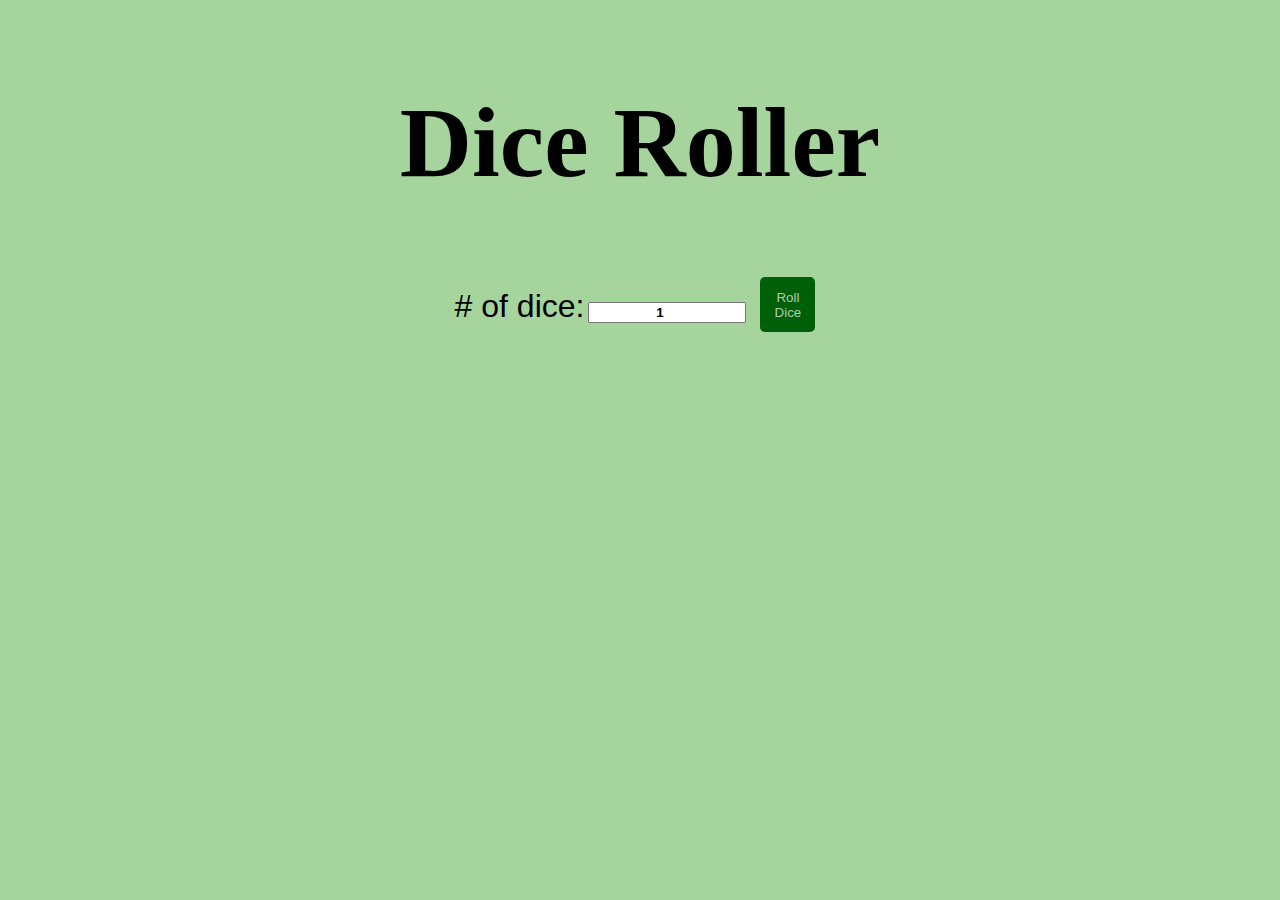
<file: domino/index.html>
<!DOCTYPE html>
<html lang="en">
<head>
    <meta charset="UTF-8">
    <meta name="viewport" content="width=device-width, initial-scale=1.0">
    <title>Dice roller</title>
    <link rel="stylesheet" href="style.css">
</head>
<body>
    <div id="container">
        <h1>Dice Roller</h1>
        <label id="lb"># of dice:</label>
        <input type="number" value="1" id="num" min="1" >
        <button id="submit" type="submit" onclick="diceroller()">Roll Dice </button>
      
    </div>
    <div id="result"></div>
    <div id="diceimg"></div>
    <script>
        function diceroller() {
            const num = parseInt(document.getElementById("num").value, 10); // Convert input to a number
            const result = document.getElementById("result");
            const diceimg = document.getElementById("diceimg");
            const values = [];
            const images = [];

            for (let i = 0; i < num; i++) {
                const value = Math.floor(Math.random() * 6) + 1;
                values.push(value);
                images.push(`<img src="images/${value}.png" alt="dice ${value}"/>`); // Wrap in a string
            }

            result.textContent = `Dice: ${values.join(', ')}`; // Use backticks for string interpolation
            diceimg.innerHTML = images.join(''); // Join the image strings
        }
    </script>
    
</body>
</html>
</file>
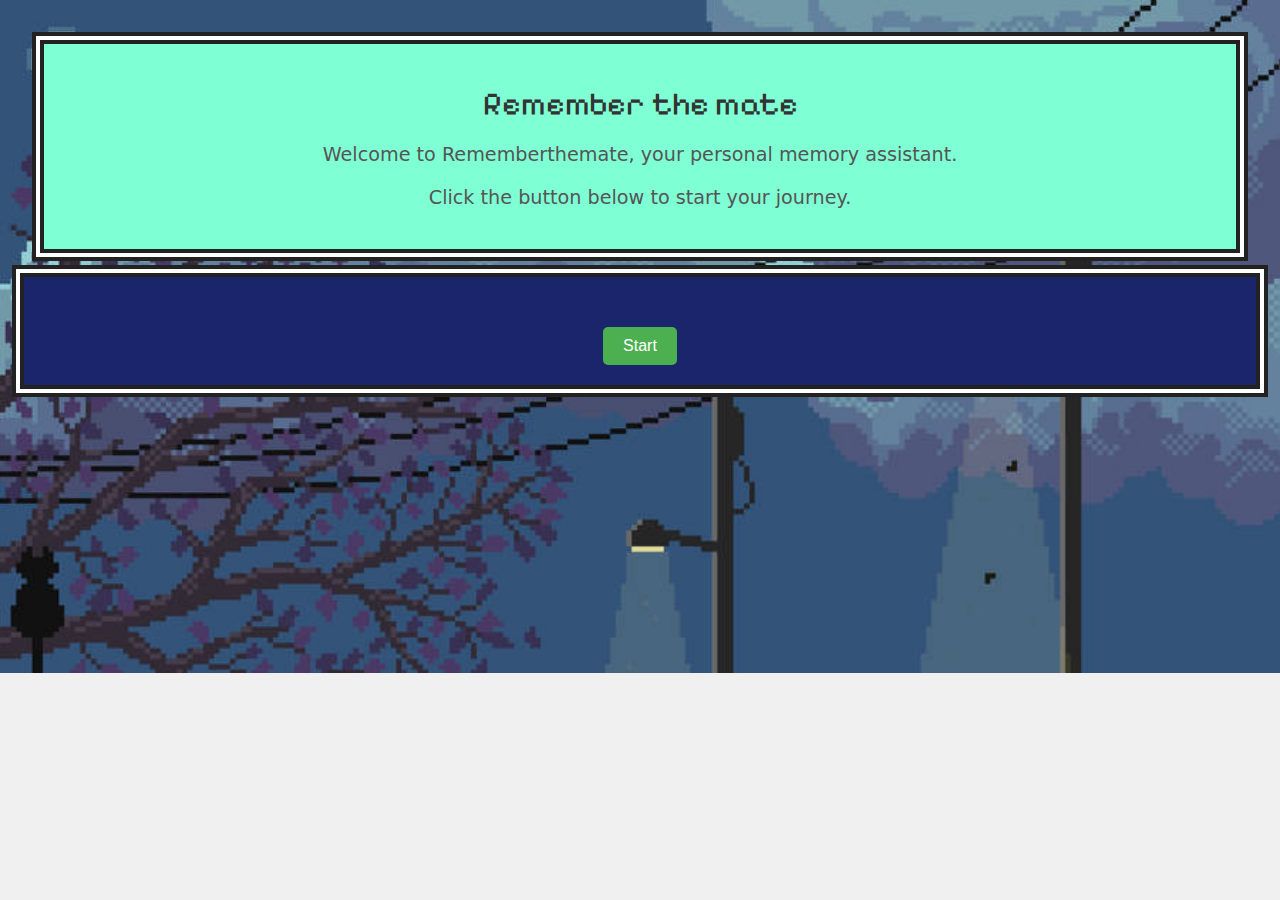
<file: memory game/index.html>
<!DOCTYPE html>
<html lang="en">
<head>
    <meta charset="UTF-8">
    <meta name="viewport" content="width=device-width, initial-scale=1.0">
    <title>Remember the mate</title>
    <link rel="stylesheet" href="style.css">
    <script src="script.js"></script>
    <link rel="preconnect" href="https://fonts.googleapis.com">
<link rel="preconnect" href="https://fonts.gstatic.com" crossorigin>
<link href="https://fonts.googleapis.com/css2?family=Pixelify+Sans:wght@400..700&display=swap" rel="stylesheet">

<link rel="preconnect" href="https://fonts.googleapis.com">
<link rel="preconnect" href="https://fonts.gstatic.com" crossorigin>
<link href="https://fonts.googleapis.com/css2?family=Jersey+15&display=swap" rel="stylesheet">


<link rel="preconnect" href="https://fonts.gstatic.com" crossorigin>
<link href="https://fonts.googleapis.com/css2?family=Jersey+15&family=Sixtyfour+Convergence&display=swap" rel="stylesheet">
</head>
<body>
   <div class="container">
        <h1>Remember the mate</h1>
        <p>Welcome to Rememberthemate, your personal memory assistant.</p>
        <p>Click the button below to start your journey.</p>
    </div>
        
    <div id="gameContainer" class="hidden">
       
        <div id="mainjeux"> <button id="startButton" onclick="maingame()" >Start</button></div>
    </div>
</body>
</html>
</file>
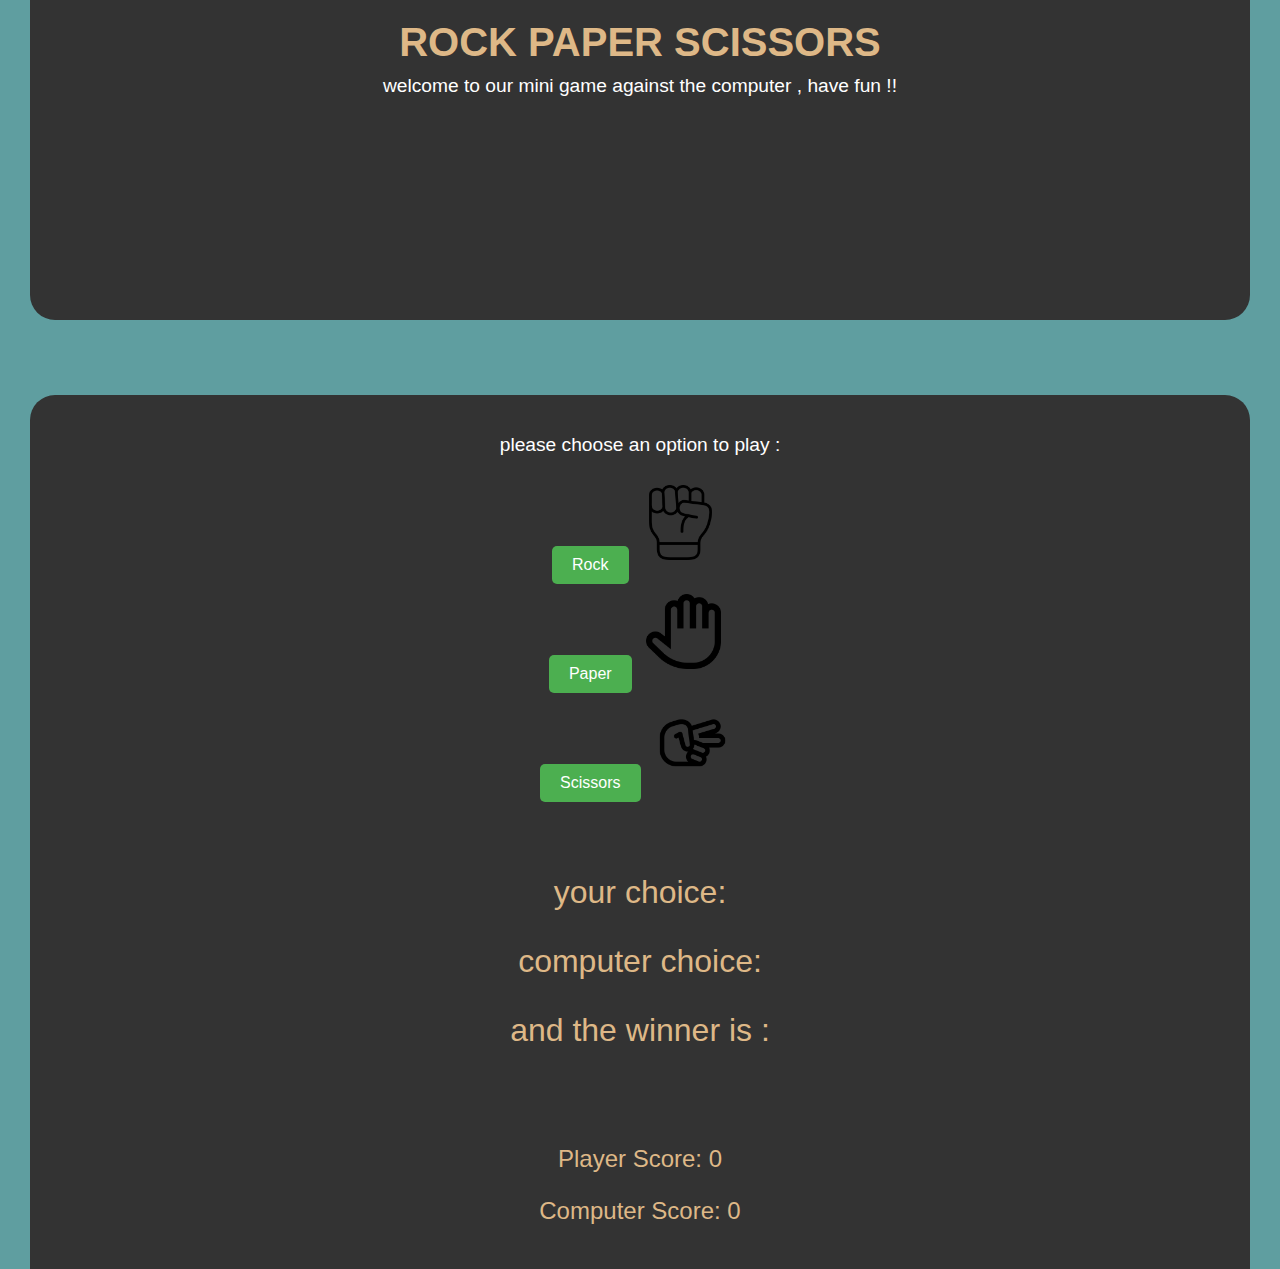
<file: Rock Paper Scissors Game ✊✋✌️/index.html>
<!DOCTYPE html>
<html lang="en">
<head>
    <meta charset="UTF-8">
    <meta name="viewport" content="width=device-width, initial-scale=1.0">
    <link rel="stylesheet" href="style.css">
   
    <title>RPS</title>
</head>
<body>
    <div class="container">
        <div class="header">
          
        <h1>ROCK  PAPER  SCISSORS</h1>
        <p>welcome to our mini game against the computer , have fun !!</p>
        </div>
        <div id="game">
            <div class="choices">
                <p>please choose an option to play :</p>
                <button id="rock" class="choice" >Rock</button>
                <img src="fist.png" alt="" srcset=""><br>
                <button id="paper" class="choice">Paper</button>
                <img src="hand-paper.png" alt=""><br>
                <button id="scissors" class="choice">Scissors</button>
                <img src="scissors.png" alt=""><br>
            </div>
            <div class="result" id="resulta">
                <p id="player">your choice:</p>
                <p id="computer-choice">computer choice:</p>
                <p class="winner">and the winner is :</p>
                <p id="winner"></p>

            </div>
            <div class="score">
                <p id="player-score">Player Score: 0</p>
                <p id="computer-score">Computer Score: 0</p>
            </div>



        </div>
    </div>
</body>
 <script src="script.js"></script>
</html>
</file>
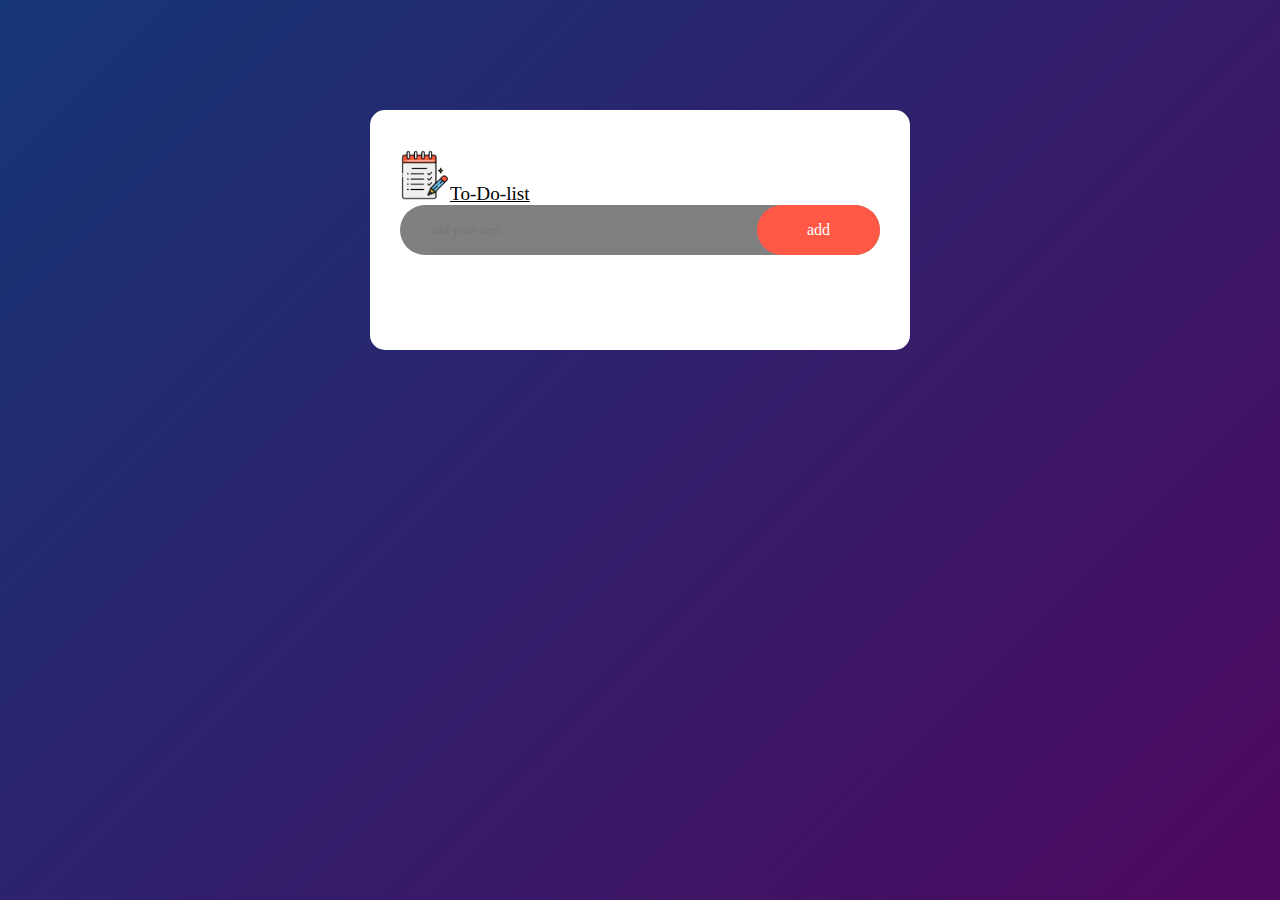
<file: to do list/index.html>
<!DOCTYPE html>
<html lang="en">
<head>
    <meta charset="UTF-8">
    <meta name="viewport" content="width=device-width, initial-scale=1.0">
    <title>to do list</title>
    <link rel="stylesheet" href="style.css">
</head>
<body>
    <div class="container">
        <div  class="titre"><img src="images/6194029.png" alt=""><u>To-Do-list</u>
        <div class="row">
            <input type="text" id="input-box" placeholder="add your text">
            <button onclick="addtask()">add</button>
        </div>
        <ul id="list-container">
           <!-- <li class="checked">duty 1</li>-->
        </ul>
        
        </div>



    </div>
    <script src="jsProjet.js"></script>
</body>
</html>
</file>
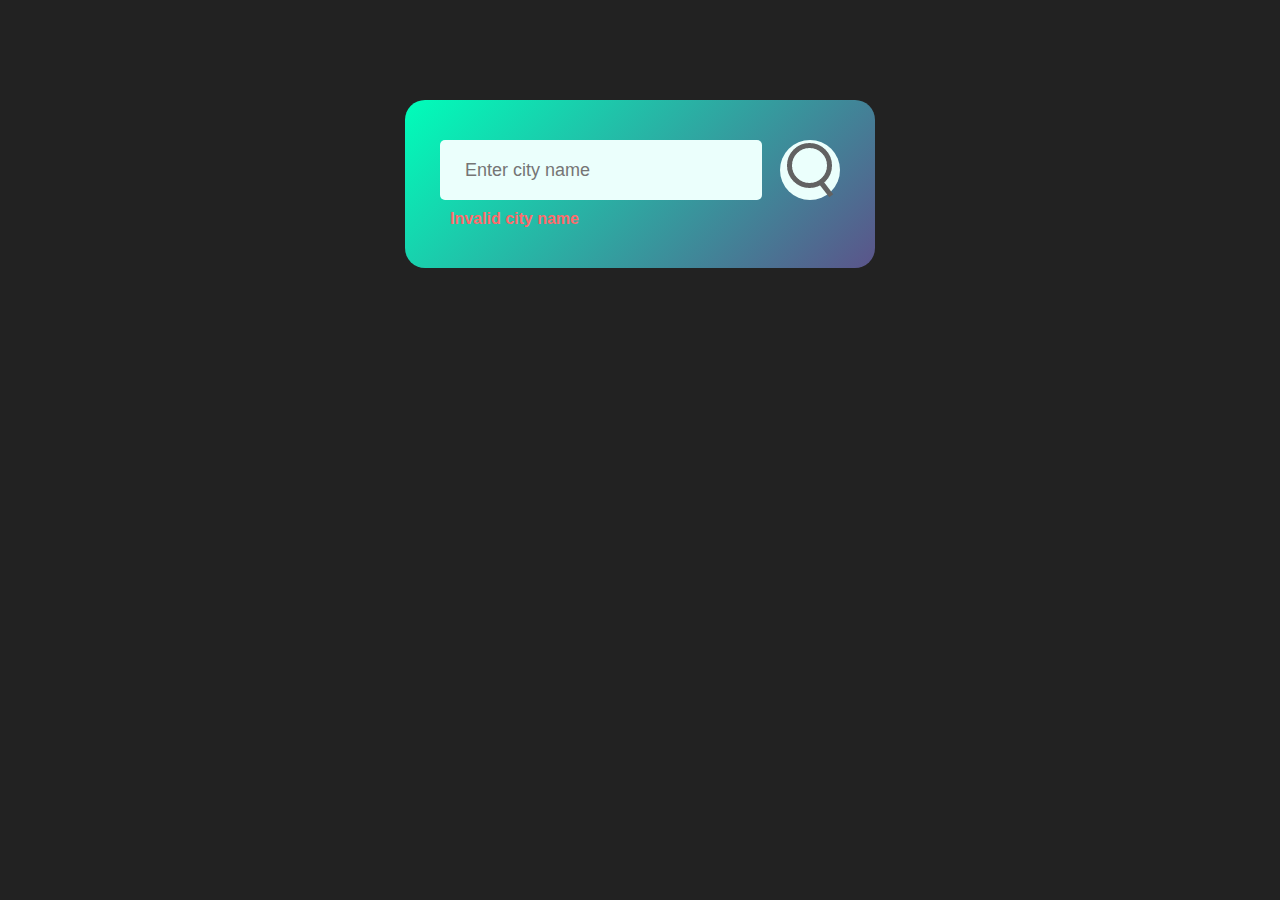
<file: weather app/index.html>
<!DOCTYPE html>
<html lang="en">
<head>
    <meta charset="UTF-8">
    <meta name="viewport" content="width=device-width, initial-scale=1.0">
    <link rel="stylesheet" href="style.css">
    <title>Weather App</title>
</head>
<body>
    <div class="card">
        <div class="search">
            <input type="text" placeholder="Enter city name" spellcheck="false" id="search" class="search-input">
            <button><img src="images/search.png" alt="Search icon"></button>
        </div>
        <div class="error">
            <p>Invalid city name</p>
        </div>
        <div class="weather">
            <img src="images/rain.png" alt="Weather icon" class="weather-icon">
            <h1 class="temp">22°C</h1>
            <h2 class="city">New York</h2>
            <div class="details">
                <div class="col">
                    <img src="images/humidity.png" alt="Humidity icon">
                    <div>
                        <p class="humidity">50%</p>
                        <p>Humidity</p>
                    </div>
                </div>
                <div class="col">
                    <img src="images/wind.png" alt="Wind speed icon">
                    <div>
                        <p class="wind">15km/h</p>
                        <p>Wind Speed</p>
                    </div>
                </div>
            </div>
        </div>
    </div>
    <script src="script.js"></script>
</body>
</html>
</file>
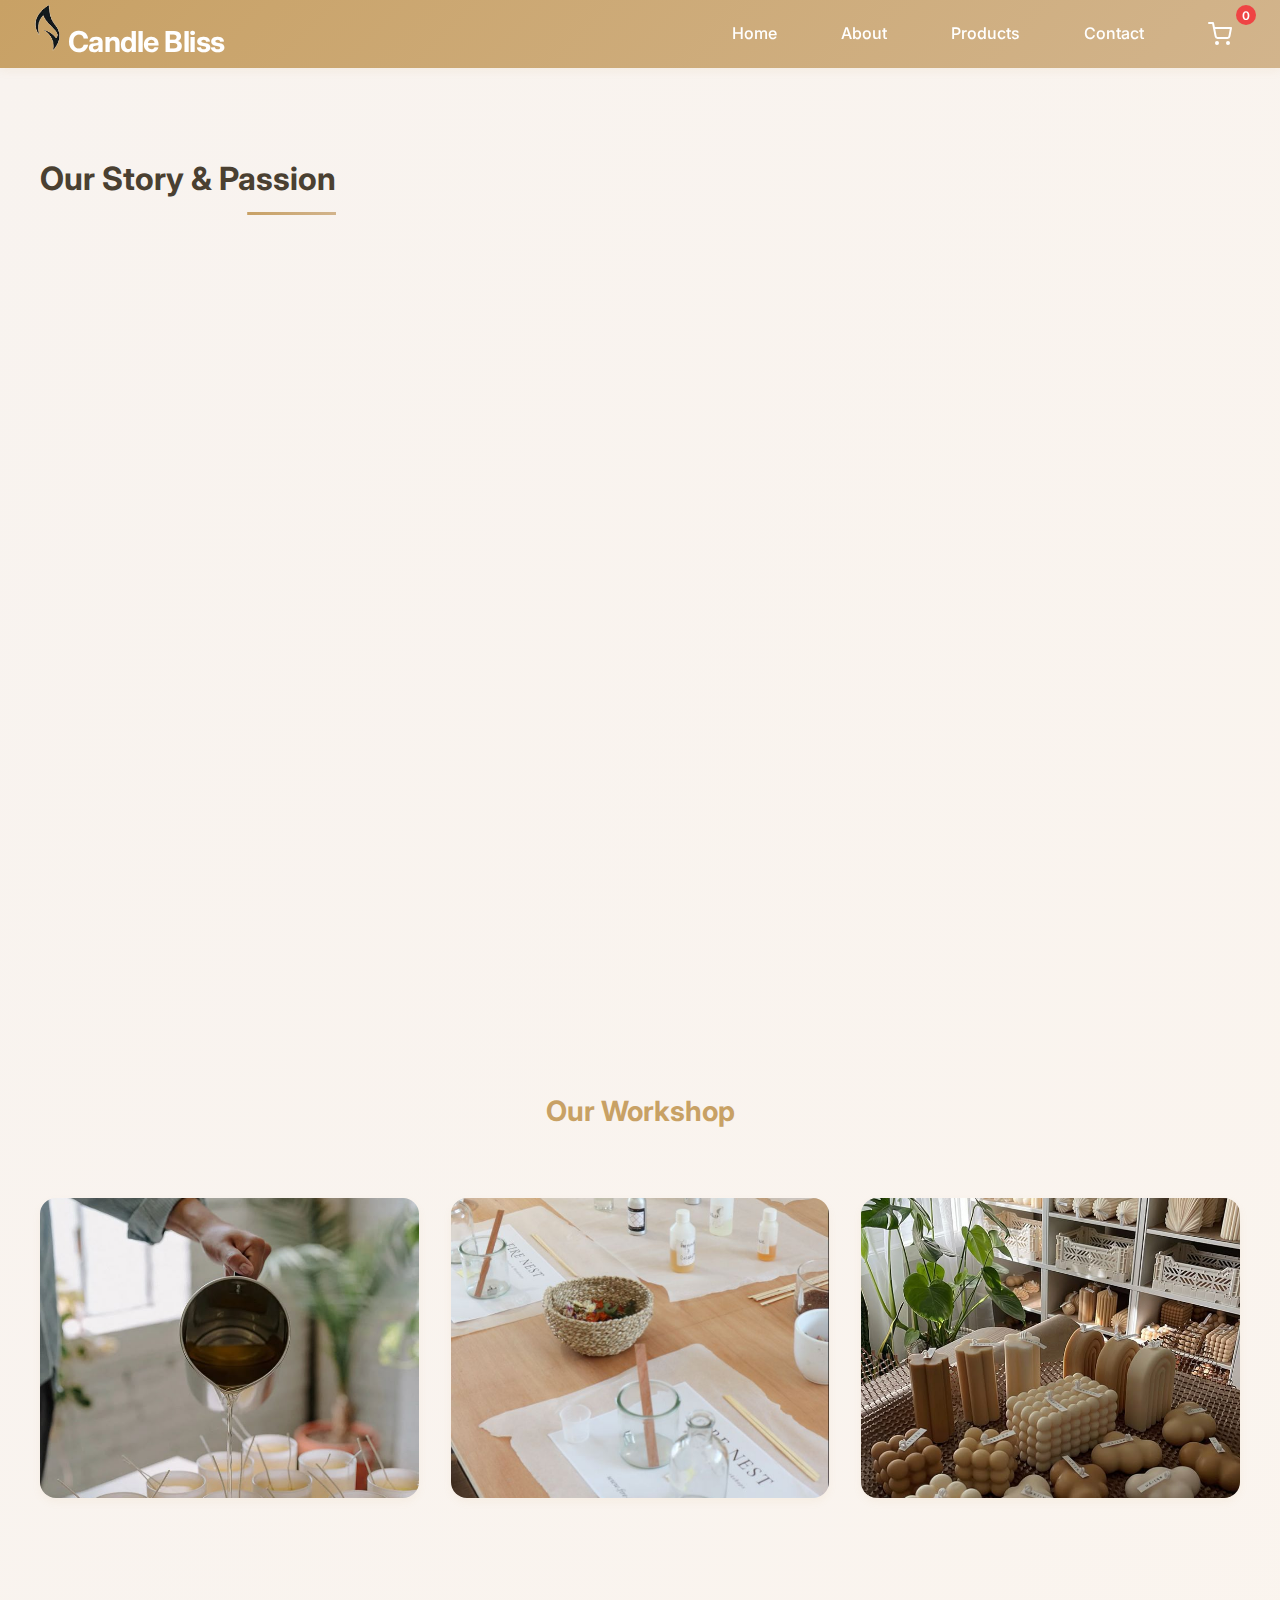
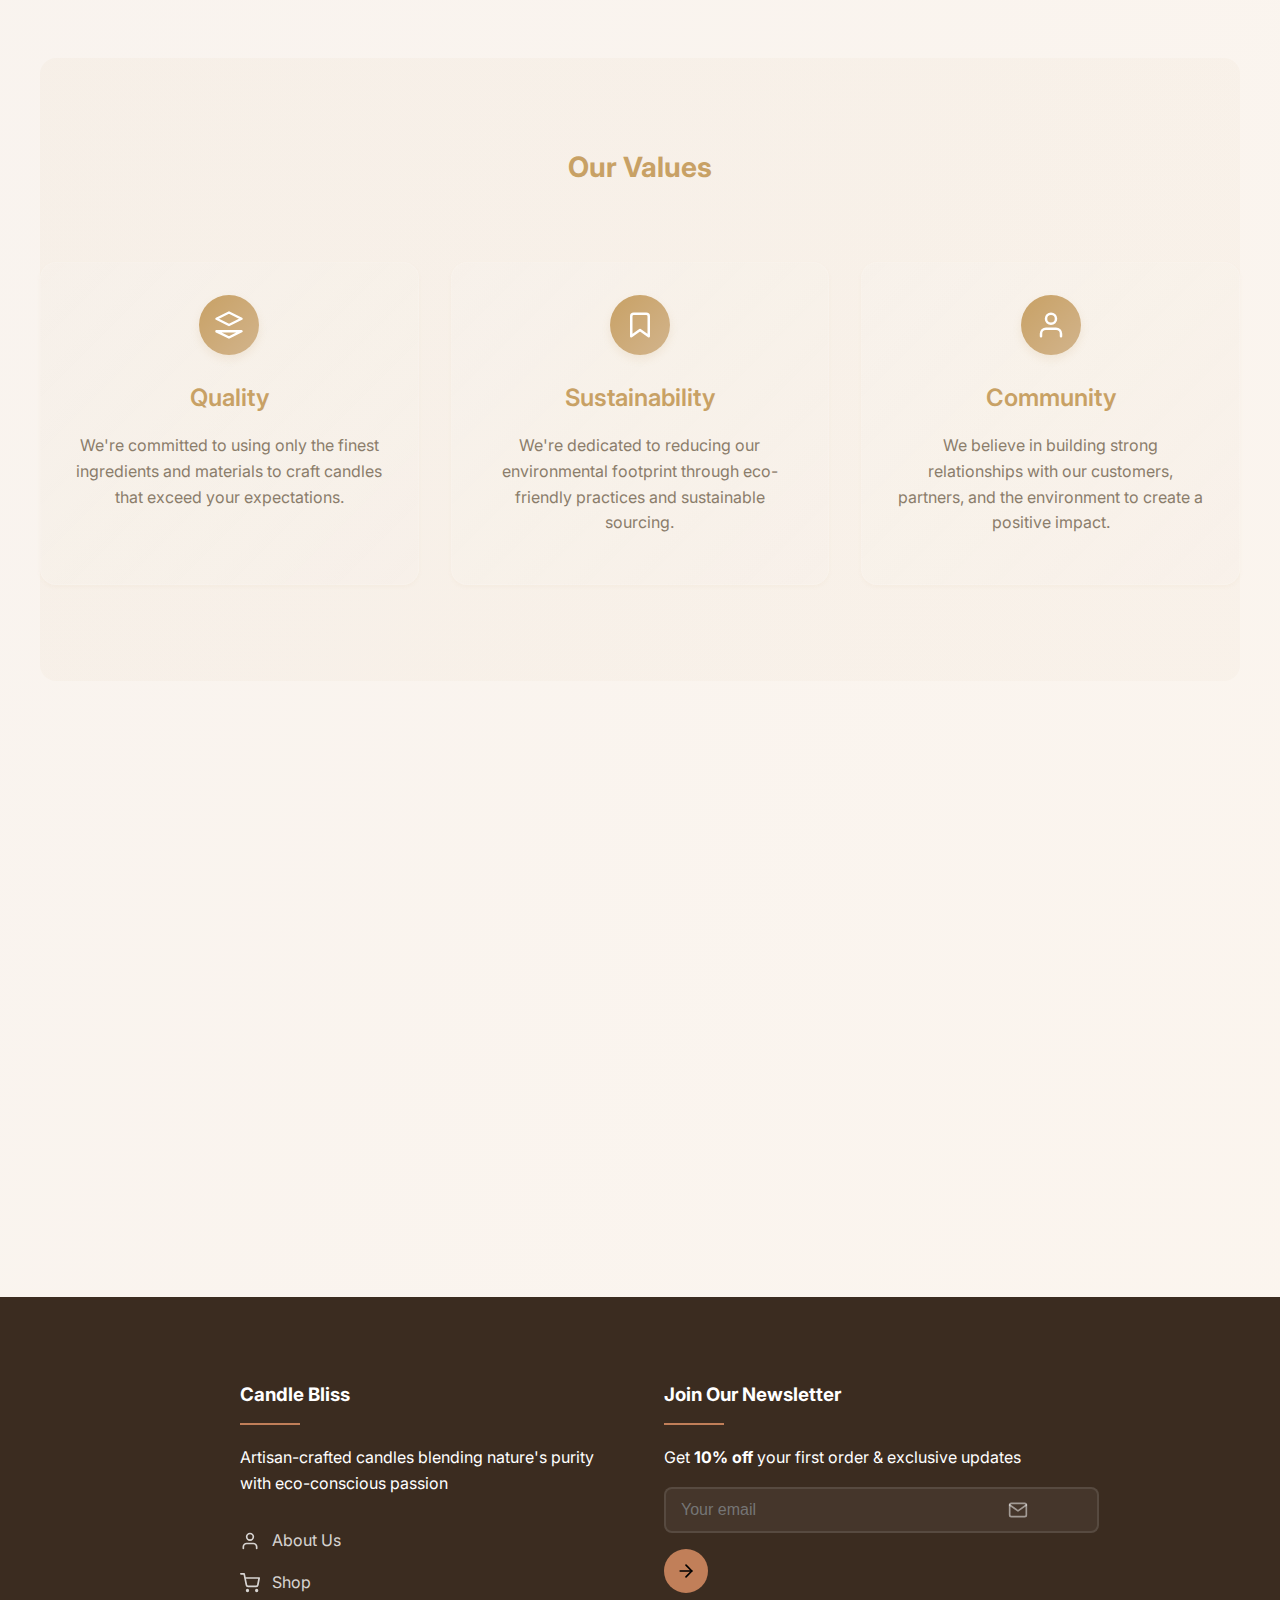
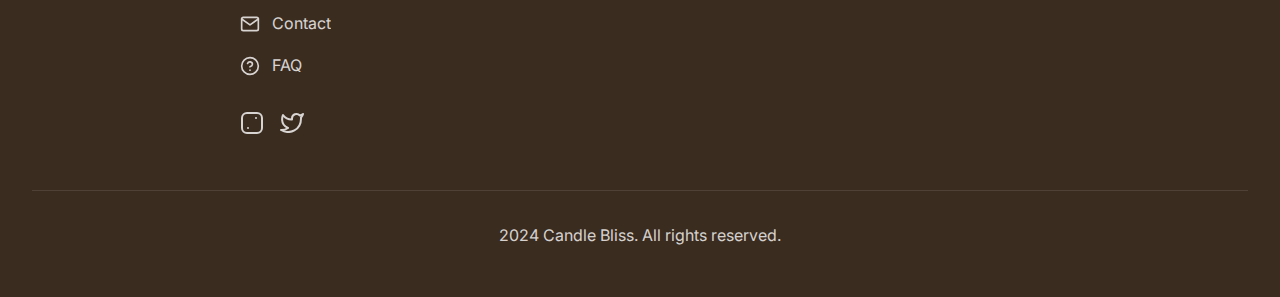
<file: candle-store/about.html>
<!DOCTYPE html>
<html lang="en">
<head>
    <meta charset="UTF-8">
    <meta name="viewport" content="width=device-width, initial-scale=1.0">
    <title>About Us - Candle Bliss</title>
    <link href="https://fonts.googleapis.com/css2?family=Inter:wght@400;500;600;700&display=swap" rel="stylesheet">
    <style>
                .nav-links {
                gap: 1rem;
            }
        .logo {
            font-size: 1.8rem;
            font-weight: 700;
            color: white;
            letter-spacing: -0.5px;
            text-decoration: none;
        }

        .nav-links {
            display: flex;
            gap: 2rem;
        }

        .nav-links a {
            color: white;
            font-weight: 500;
            text-decoration: none;
            transition: var(--transition);
            position: relative;
            padding: 0.5rem 1rem;
            border-radius: 8px;
        }

        .nav-links a:hover {
            background: rgba(255, 255, 255, 0.1);
            transform: translateY(-2px);
        }
        :root {
            --primary-purple: #c8a165;
            --primary-blue: #d2b48c;
            --light-purple: #e8cfae;
            --light-blue: #f0d8b8;
            --background: #f8f3ef;
            --card-bg: #ffffff;
            --text-dark: #4a4031;
            --text-light: #8b7d6b;
            --shadow-sm: 0 2px 4px rgba(200, 161, 101, 0.05);
            --shadow-md: 0 4px 8px rgba(200, 161, 101, 0.08);
            --shadow-lg: 0 8px 16px rgba(200, 161, 101, 0.12);
            --transition: all 0.3s cubic-bezier(0.4, 0, 0.2, 1);
        }

        body {
            font-family: 'Inter', sans-serif;
            background: linear-gradient(120deg, var(--background) 0%, #fff7ed 100%);
            color: var(--text-dark);
            line-height: 1.6;
            min-height: 100vh;
            animation: gradientShift 15s ease infinite;
            background-size: 200% 200%;
            margin: 0;
        }

        @keyframes gradientShift {
            0% { background-position: 0% 50%; }
            50% { background-position: 100% 50%; }
            100% { background-position: 0% 50%; }
        }

        /* Navigation */
        nav {
            background: linear-gradient(135deg, var(--primary-purple), var(--primary-blue));
            padding: 1.5rem 2rem;
            display: flex;
            justify-content: space-between;
            align-items: center;
            box-shadow: var(--shadow-md);
            backdrop-filter: blur(8px);
            position: sticky;
            top: 0;
            z-index: 100;
            height: 20px;
        }

        .logo {
            font-size: 1.8rem;
            font-weight: 700;
            color: white;
            letter-spacing: -0.5px;
        }

        .nav-links {
            display: flex;
            gap: 2rem;
        }

        .nav-links a {
            color: white;
            font-weight: 500;
            transition: var(--transition);
            position: relative;
            padding: 0.5rem 1rem;
            border-radius: 8px;
        }

        .nav-links a:hover {
            background: rgba(255, 255, 255, 0.1);
            transform: translateY(-2px);
        }

        .nav-links a::after {
            content: '';
            position: absolute;
            bottom: -5px;
            left: 0;
            width: 0;
            height: 2px;
            background-color: white;
            transition: width 0.3s ease;
        }

        .nav-links a:hover::after {
            width: 100%;
        }

        .cart-icon {
            position: relative;
            display: flex;
            align-items: center;
        }

        .cart-count {
            position: absolute;
            top: -8px;
            right: -8px;
            background-color: #ef4444;
            color: white;
            border-radius: 50%;
            width: 20px;
            height: 20px;
            display: flex;
            align-items: center;
            justify-content: center;
            font-size: 0.75rem;
            font-weight: 600;
        }

        /* Main Content */
        main {
            padding: 4rem 1rem;
            max-width: 1200px;
            margin: 0 auto;
            width: 100%;
        }

        /* About Header */
        .about-header {
            text-align: center;
            margin-bottom: 3rem;
        }

        .about-header h1 {
            font-size: 2.5rem;
            font-weight: 700;
            background: linear-gradient(90deg, var(--primary-purple), var(--primary-blue));
            -webkit-background-clip: text;
            background-clip: text;
            color: transparent;
            margin-bottom: 1.5rem;
        }

        .about-header p {
            font-size: 1.125rem;
            color: var(--text-light);
            max-width: 800px;
            margin: 0 auto 2rem;
            line-height: 1.7;
        }

        /* Mission Section */
        .mission-section {
            background: linear-gradient(135deg, rgba(200, 161, 101, 0.05), rgba(210, 180, 140, 0.05));
            border-radius: 1rem;
            padding: 3rem;
            margin-bottom: 4rem;
            text-align: center;
            transition: transform 0.4s ease, box-shadow 0.4s ease;
            position: relative;
        }

        .mission-section:hover {
            transform: translateY(-5px);
            box-shadow: var(--shadow-md);
        }

        .mission-section h2 {
            font-size: 1.75rem;
            color: var(--primary-purple);
            margin-bottom: 1.5rem;
        }

        .mission-section p {
            font-size: 1.125rem;
            color: var(--text-light);
            max-width: 800px;
            margin: 0 auto;
            line-height: 1.7;
        }

        /* Story Section */
        .story-section {
            background: linear-gradient(135deg, rgba(200, 161, 101, 0.05), rgba(210, 180, 140, 0.05));
            border-radius: 1rem;
            padding: 3rem;
            margin-bottom: 4rem;
            text-align: center;
            transition: transform 0.4s ease, box-shadow 0.4s ease;
            position: relative;
        }

        .story-section:hover {
            transform: translateY(-5px);
            box-shadow: var(--shadow-md);
        }

        .story-section h2 {
            font-size: 1.75rem;
            color: var(--primary-purple);
            margin-bottom: 1.5rem;
        }

        .story-section p {
            font-size: 1.125rem;
            color: var(--text-light);
            max-width: 800px;
            margin: 0 auto;
            line-height: 1.7;
        }

        /* Team Section */
        .team-section {
            margin-bottom: 4rem;
        }

        .team-section h2 {
            font-size: 1.75rem;
            text-align: center;
            color: var(--primary-purple);
            margin-bottom: 2rem;
        }

        .team-grid {
            display: grid;
            grid-template-columns: repeat(auto-fit, minmax(280px, 1fr));
            gap: 2rem;
        }

        .team-card {
            background: var(--card-bg);
            border-radius: 1rem;
            overflow: hidden;
            box-shadow: var(--shadow-sm);
            transition: var(--transition);
        }

        .team-card:hover {
            transform: translateY(-5px);
            box-shadow: var(--shadow-md);
        }

        .team-card img {
            width: 100%;
            height: 300px;
            object-fit: cover;
            border-bottom: 3px solid var(--light-purple);
        }

        .team-info {
            padding: 1.5rem;
            text-align: center;
        }

        .team-info h3 {
            font-size: 1.25rem;
            font-weight: 600;
            color: var(--text-dark);
            margin-bottom: 0.25rem;
        }

        .team-info p {
            color: var(--primary-blue);
            font-weight: 500;
        }

        /* Values Section */
        .values-section {
            background: linear-gradient(135deg, rgba(200, 161, 101, 0.05), rgba(210, 180, 140, 0.05));
            border-radius: 1rem;
            padding: 3rem;
            margin-bottom: 4rem;
        }

        .values-section h2 {
            font-size: 1.75rem;
            text-align: center;
            color: var(--primary-purple);
            margin-bottom: 2rem;
        }

        .values-grid {
            display: grid;
            grid-template-columns: repeat(auto-fit, minmax(250px, 1fr));
            gap: 2rem;
            margin-top: 2.5rem;
        }

        .value-card {
            background: linear-gradient(to bottom right, #ffffff, #fcf8f3);
            border-radius: 1rem;
            padding: 2rem;
            box-shadow: var(--shadow-sm);
            transition: var(--transition);
            position: relative;
            overflow: hidden;
            border: 1px solid rgba(200, 161, 101, 0.1);
        }

        .value-card:hover {
            transform: translateY(-8px);
            box-shadow: var(--shadow-lg);
            border-color: rgba(200, 161, 101, 0.3);
        }

        .value-card::before {
            content: '';
            position: absolute;
            top: 0;
            left: 0;
            width: 100%;
            height: 4px;
            background: linear-gradient(to right, var(--primary-purple), var(--primary-blue));
            transform-origin: right;
            transition: transform 0.4s ease;
            transform: scaleX(0);
        }

        .value-card:hover::before {
            transform: scaleX(1);
            transform-origin: left;
        }

        .value-icon {
            background: linear-gradient(135deg, var(--light-purple), var(--light-blue));
            width: 60px;
            height: 60px;
            border-radius: 50%;
            display: flex;
            align-items: center;
            justify-content: center;
            margin: 0 auto 1.5rem;
            color: var(--primary-purple);
            transition: all 0.4s ease;
            box-shadow: 0 4px 8px rgba(200, 161, 101, 0.15);
        }

        .value-card:hover .value-icon {
            transform: rotate(10deg) scale(1.1);
            box-shadow: 0 6px 12px rgba(200, 161, 101, 0.25);
        }

        .value-card h3 {
            font-size: 1.125rem;
            font-weight: 600;
            color: var(--text-dark);
            margin-bottom: 0.75rem;
        }

        .value-card p {
            color: var(--text-light);
            font-size: 0.9375rem;
        }

        /* Gallery Section */
        .gallery-section {
            margin: 4rem 0;
            text-align: center;
        }

        .gallery-grid {
            display: grid;
            grid-template-columns: repeat(auto-fit, minmax(300px, 1fr));
            gap: 1.5rem;
            margin-top: 2rem;
        }

        .gallery-item {
            position: relative;
            border-radius: 0.5rem;
            overflow: hidden;
            box-shadow: var(--shadow-md);
            transition: var(--transition);
        }

        .gallery-item:hover {
            transform: translateY(-5px);
            box-shadow: var(--shadow-lg);
        }

        .gallery-item img {
            width: 100%;
            height: 400px;
            object-fit: cover;
            display: block;
            border-radius: 0.5rem 0.5rem 0 0;
            image-rendering: -webkit-optimize-contrast;
        }

        @media (max-width: 768px) {
            .gallery-item img {
                height: 300px;
            }
        }

        .gallery-caption {
            position: absolute;
            bottom: 0;
            left: 0;
            right: 0;
            background: rgba(200, 161, 101, 0.8);
            color: white;
            padding: 1rem;
            font-weight: 500;
        }

        /* New Footer Styles */
        footer {
            background: #3b2c20;
            color: white;
            padding: 4rem 2rem 2rem;
            margin-top: auto;
        }

        .footer-container {
            max-width: 800px;
            margin: 0 auto;
            display: grid;
            grid-template-columns: repeat(auto-fit, minmax(250px, 1fr));
            gap: 3rem;
        }

        .footer-links {
            list-style: none;
            padding: 0;
            margin: 2rem 0;
        }

        .footer-links li {
            margin-bottom: 1rem;
        }

        .footer-links a {
            color: white;
            text-decoration: none;
            display: flex;
            align-items: center;
            gap: 0.75rem;
            transition: var(--transition);
            opacity: 0.8;
        }

        .footer-links a:hover {
            opacity: 1;
            transform: translateX(5px);
        }

        .footer-links svg {
            width: 20px;
            height: 20px;
        }

        .social-links {
            display: flex;
            gap: 1rem;
            margin-top: 2rem;
        }

        .social-links a {
            color: white;
            opacity: 0.8;
            transition: var(--transition);
        }

        .social-links a:hover {
            opacity: 1;
            transform: translateY(-3px);
        }

        .copyright {
            text-align: center;
            margin-top: 4rem;
            padding-top: 2rem;
            border-top: 1px solid rgba(255, 255, 255, 0.1);
            color: rgba(255, 255, 255, 0.8);
        }

        @keyframes countUp {
            from {
                transform: translateY(20px);
                opacity: 0;
            }
            to {
                transform: translateY(0);
                opacity: 1;
            }
        }

        .footer-col h3 {
            position: relative;
            padding-bottom: 15px;
            margin-bottom: 20px;
        }
        
        .footer-col h3::after {
            content: '';
            position: absolute;
            bottom: 0;
            left: 0;
            width: 60px;
            height: 2px;
            background: #c17f59;
            transition: width 0.3s ease;
        }
        
        .footer-col h3:hover::after {
            width: 80px;
        }
        .copyright {
            text-align: center;
            margin-top: 3rem;
            padding-top: 1rem;
            border-top: 1px solid rgba(255,255,255,0.1);
        }

        h1 {
            position: relative;
            display: inline-block;
        }

        h1::after {
            content: '';
            position: absolute;
            left: 0;
            bottom: -10px;
            width: 100%;
            height: 3px;
            background: linear-gradient(to right, var(--primary-purple), var(--primary-blue));
            transform-origin: right;
            transition: transform 0.5s ease;
            transform: scaleX(0.3);
        }

        h1:hover::after {
            transform: scaleX(1);
            transform-origin: left;
        }

        .intro-text {
            transition: color 0.3s ease;
        }

        .intro-text:hover {
            color: var(--primary-purple);
        }

        @keyframes pulseGlow {
            0% { box-shadow: 0 0 0 0 rgba(200, 161, 101, 0.4); }
            70% { box-shadow: 0 0 0 10px rgba(200, 161, 101, 0); }
            100% { box-shadow: 0 0 0 0 rgba(200, 161, 101, 0); }
        }

        /* Styles pour les animations JavaScript */
        @keyframes fadeInUp {
            from {
                opacity: 0;
                transform: translateY(30px);
            }
            to {
                opacity: 1;
                transform: translateY(0);
            }
        }

        .hidden-element {
            opacity: 0;
            transform: translateY(30px);
        }

        .fade-in-element {
            animation: fadeInUp 0.8s forwards;
        }

        /* Styles pour l'élément de statistiques */
        .stats-section {
            display: flex;
            justify-content: space-around;
            padding: 4rem 2rem;
            background: linear-gradient(135deg, rgba(200, 161, 101, 0.05), rgba(210, 180, 140, 0.05));
            border-radius: 1rem;
            margin: 4rem 0;
            flex-wrap: wrap;
            gap: 2rem;
        }

        .stat-item {
            text-align: center;
            padding: 2rem;
            background: rgba(255, 255, 255, 0.1);
            border-radius: 1rem;
            backdrop-filter: blur(10px);
            transition: transform 0.3s ease, box-shadow 0.3s ease;
            min-width: 200px;
            border: 1px solid rgba(255, 255, 255, 0.1);
        }

        .stat-item:hover {
            transform: translateY(-5px);
            box-shadow: 0 10px 20px rgba(0, 0, 0, 0.1);
        }

        .counter {
            font-size: 3.5rem;
            font-weight: 700;
            background: linear-gradient(135deg, var(--primary-purple), var(--primary-blue));
            -webkit-background-clip: text;
            background-clip: text;
            color: transparent;
            margin-bottom: 1rem;
            position: relative;
            display: inline-block;
        }

        .counter::after {
            content: '+';
            position: absolute;
            top: 0;
            right: -20px;
            font-size: 2rem;
            opacity: 0.8;
        }

        .stat-label {
            color: var(--text-light);
            font-size: 1.2rem;
            font-weight: 500;
            position: relative;
        }

        .stat-label::after {
            content: '';
            position: absolute;
            bottom: -10px;
            left: 50%;
            transform: translateX(-50%);
            width: 40px;
            height: 2px;
            background: var(--primary-purple);
            opacity: 0.5;
        }

        .gallery-section {
            padding: 4rem 0;
        }

        .gallery-grid {
            display: grid;
            grid-template-columns: repeat(auto-fit, minmax(300px, 1fr));
            gap: 2rem;
            padding: 2rem 0;
        }

        .gallery-item {
            position: relative;
            border-radius: 1rem;
            overflow: hidden;
            box-shadow: var(--shadow-md);
            transition: transform 0.5s ease;
        }

        .gallery-item:hover {
            transform: scale(1.02);
        }

        .gallery-item img {
            width: 100%;
            height: 300px;
            object-fit: cover;
            transition: transform 0.5s ease;
        }

        .gallery-item:hover img {
            transform: scale(1.1);
        }

        .gallery-caption {
            position: absolute;
            bottom: 0;
            left: 0;
            right: 0;
            padding: 1.5rem;
            background: linear-gradient(to top, rgba(0,0,0,0.8), transparent);
            color: white;
            transform: translateY(100%);
            transition: transform 0.3s ease;
        }

        .gallery-item:hover .gallery-caption {
            transform: translateY(0);
        }

        .values-section {
            padding: 4rem 0;
        }

        .values-grid {
            display: grid;
            grid-template-columns: repeat(auto-fit, minmax(280px, 1fr));
            gap: 2rem;
            padding: 2rem 0;
        }

        .value-card {
            background: linear-gradient(135deg, rgba(255,255,255,0.1), rgba(255,255,255,0.05));
            border-radius: 1rem;
            padding: 2rem;
            text-align: center;
            transition: all 0.3s ease;
            border: 1px solid rgba(255,255,255,0.1);
            position: relative;
            overflow: hidden;
        }

        .value-card::before {
            content: '';
            position: absolute;
            top: 0;
            left: 0;
            width: 100%;
            height: 100%;
            background: linear-gradient(45deg, transparent, rgba(255,255,255,0.1), transparent);
            transform: translateX(-100%);
            transition: transform 0.6s ease;
        }

        .value-card:hover::before {
            transform: translateX(100%);
        }

        .value-card:hover {
            transform: translateY(-5px);
            box-shadow: 0 10px 20px rgba(0,0,0,0.1);
            border-color: var(--primary-purple);
        }

        .value-icon {
            width: 60px;
            height: 60px;
            margin: 0 auto 1.5rem;
            background: linear-gradient(135deg, var(--primary-purple), var(--primary-blue));
            border-radius: 50%;
            display: flex;
            align-items: center;
            justify-content: center;
            transition: transform 0.3s ease;
        }

        .value-card:hover .value-icon {
            transform: scale(1.1) rotate(5deg);
        }

        .value-icon svg {
            width: 30px;
            height: 30px;
            color: white;
        }

        .value-card h3 {
            color: var(--primary-purple);
            margin-bottom: 1rem;
            font-size: 1.5rem;
        }

        .value-card p {
            color: var(--text-light);
            font-size: 1rem;
            line-height: 1.6;
        }

        @keyframes countUp {
            from {
                transform: translateY(20px);
                opacity: 0;
            }
            to {
                transform: translateY(0);
                opacity: 1;
            }
        }

        
        .gallery-section h2 {
            font-size: 1.75rem;
            color: var(--primary-purple);
            margin-bottom: 1.5rem;
            text-align: center;
        }
        .logo img{
            width: 30px;
           height: 50px;
        }
    </style>
</head>
<body>
    <!-- Navigation -->
    <nav>
        <div class="logo">
            <img src="images/logo o sf.png" alt="">
            <span>Candle Bliss</span>
        </div>
        <div class="nav-links">
            <a href="index.html">Home</a>
            <a href="about.html">About</a>
            <a href="products.html">Products</a>
            <a href="contact.html">Contact</a>
            <a href="cart.html" class="cart-icon">
                <svg xmlns="http://www.w3.org/2000/svg" width="24" height="24" viewBox="0 0 24 24" fill="none" stroke="currentColor" stroke-width="2" stroke-linecap="round" stroke-linejoin="round">
                    <circle cx="9" cy="21" r="1"></circle>
                    <circle cx="20" cy="21" r="1"></circle>
                    <path d="M1 1h4l2.68 13.39a2 2 0 0 0 2 1.61h9.72a2 2 0 0 0 2-1.61L23 6H6"></path>
                </svg>
                <span class="cart-count">0</span>
            </a>
        </div>
    </nav>

    <!-- Page Content -->
    <main>
        <h1>Our Story & Passion</h1>
        <p class="intro-text">Welcome to Candle Bliss! Discover the artistry and dedication behind our exquisite handcrafted candles.</p>
        <div class="mission-section">
            <h2>Our Mission</h2>
            <p>At Candle Bliss, we're dedicated to crafting exceptional candles that transform your space and elevate your everyday moments. Each of our products represents our commitment to quality, sustainability, and the perfect sensory experience.</p>
        </div>
        <div class="story-section">
            <h2>Our Journey</h2>
            <p>Founded in 2018 by passionate artisans, Candle Bliss began with a simple vision: to create candles that bring warmth, comfort, and a touch of luxury to homes everywhere. What started as a small workshop has blossomed into a beloved brand known for exceptional quality and innovative fragrances.</p>
        </div>
        <div class="gallery-section">
            <h2 style="color: var(--primary-purple);">Our Workshop</h2>
            <div class="gallery-grid">
                <div class="gallery-item">
                    <img src="images/workshop1.jpg" alt="Our candle making process" loading="lazy">
                    <div class="gallery-caption">Hand-poured candles</div>
                </div>
                <div class="gallery-item">
                    <img src="images/workshop2.jpg" alt="Candle materials" loading="lazy">
                    <div class="gallery-caption">Premium ingredients</div>
                </div>
                <div class="gallery-item">
                    <img src="images/workshop3.jpg" alt="Finished products" loading="lazy">
                    <div class="gallery-caption">Quality control</div>
                </div>
            </div>
        </div>
        <div class="values-section" style="opacity: 1; transform: none;">
            <h2>Our Values</h2>
            <div class="values-grid">
                <div class="value-card" style="opacity: 1; transform: none;">
                    <div class="value-icon">
                        <svg xmlns="http://www.w3.org/2000/svg" width="24" height="24" viewBox="0 0 24 24" fill="none" stroke="currentColor" stroke-width="2" stroke-linecap="round" stroke-linejoin="round">
                            <path d="M12 2L2 7l10 5 10-5-10-5z"></path>
                            <path d="M2 17l.01 0.01L12 22l9.99-5.01z"></path>
                        </svg>
                    </div>
                    <h3>Quality</h3>
                    <p>We're committed to using only the finest ingredients and materials to craft candles that exceed your expectations.</p>
                </div>
                <div class="value-card" style="opacity: 1; transform: none;">
                    <div class="value-icon">
                        <svg xmlns="http://www.w3.org/2000/svg" width="24" height="24" viewBox="0 0 24 24" fill="none" stroke="currentColor" stroke-width="2" stroke-linecap="round" stroke-linejoin="round">
                            <path d="M19 21l-7-5-7 5V5a2 2 0 0 1 2-2h10a2 2 0 0 1 2 2z"></path>
                    </svg>
                    </div>
                    <h3>Sustainability</h3>
                    <p>We're dedicated to reducing our environmental footprint through eco-friendly practices and sustainable sourcing.</p>
                </div>
                <div class="value-card" style="opacity: 1; transform: none;">
                    <div class="value-icon">
                        <svg xmlns="http://www.w3.org/2000/svg" width="24" height="24" viewBox="0 0 24 24" fill="none" stroke="currentColor" stroke-width="2" stroke-linecap="round" stroke-linejoin="round">
                            <path d="M20 21v-2a4 4 0 0 0-4-4H8a4 4 0 0 0-4 4v2"></path>
                            <circle cx="12" cy="7" r="4"></circle>
                        </svg>
                    </div>
                    <h3>Community</h3>
                    <p>We believe in building strong relationships with our customers, partners, and the environment to create a positive impact.</p>
                </div>
            </div>
        </div>
        <div class="stats-section">
            <div class="stat-item">
                <p class="counter" data-target="100">0</p>
                <p class="stat-label">Candles Sold</p>
            </div>
            <div class="stat-item">
                <p class="counter" data-target="50">0</p>
                <p class="stat-label">Awards Won</p>
            </div>
            <div class="stat-item">
                <p class="counter" data-target="200">0</p>
                <p class="stat-label">Happy Customers</p>
            </div>
        </div>
    </main>

    <!-- Footer -->
    <footer>
        <div class="footer-container">
            <div class="footer-col">
                <h3>Candle Bliss</h3>
                <p>Artisan-crafted candles blending nature's purity with eco-conscious passion</p>
                <ul class="footer-links">
                    <li><a href="about.html"><svg xmlns="http://www.w3.org/2000/svg" width="24" height="24" viewBox="0 0 24 24" fill="none" stroke="currentColor" stroke-width="2" stroke-linecap="round" stroke-linejoin="round">
                        <path d="M20 21v-2a4 4 0 0 0-4-4H8a4 4 0 0 0-4 4v2"></path><circle cx="12" cy="7" r="4"></circle></svg> About Us</a></li>
                    <li><a href="products.html"><svg xmlns="http://www.w3.org/2000/svg" width="24" height="24" viewBox="0 0 24 24" fill="none" stroke="currentColor" stroke-width="2" stroke-linecap="round" stroke-linejoin="round">
                        <circle cx="9" cy="21" r="1"></circle><circle cx="20" cy="21" r="1"></circle><path d="M1 1h4l2.68 13.39a2 2 0 0 0 2 1.61h9.72a2 2 0 0 0 2-1.61L23 6H6"></path></svg> Shop</a></li>
                    <li><a href="contact.html"><svg xmlns="http://www.w3.org/2000/svg" width="24" height="24" viewBox="0 0 24 24" fill="none" stroke="currentColor" stroke-width="2" stroke-linecap="round" stroke-linejoin="round">
                        <path d="M4 4h16c1.1 0 2 .9 2 2v12c0 1.1-.9 2-2 2H4c-1.1 0-2-.9-2-2V6c0-1.1.9-2 2-2z"></path><polyline points="22,6 12,13 2,6"></polyline></svg> Contact</a></li>
                    <li><a href="faq.html"><svg xmlns="http://www.w3.org/2000/svg" width="24" height="24" viewBox="0 0 24 24" fill="none" stroke="currentColor" stroke-width="2" stroke-linecap="round" stroke-linejoin="round">
                        <circle cx="12" cy="12" r="10"></circle><path d="M9.09 9a3 3 0 0 1 5.83 1c0 2-3 3-3 3"></path><line x1="12" y1="17" x2="12.01" y2="17"></line></svg> FAQ</a></li>
                </ul>
                <div class="social-links">
                    <a href="#"><svg xmlns="http://www.w3.org/2000/svg" width="24" height="24" viewBox="0 0 24 24" fill="none" stroke="currentColor" stroke-width="2" stroke-linecap="round" stroke-linejoin="round">
                        <rect x="2" y="2" width="20" height="20" rx="5"></rect>
                        <line x1="16" y1="7" x2="16" y2="7"></line>
                        <line x1="8" y1="17" x2="8" y2="17"></line>
                    </svg></a>
                    <a href="#"><svg xmlns="http://www.w3.org/2000/svg" width="24" height="24" viewBox="0 0 24 24" fill="none" stroke="currentColor" stroke-width="2" stroke-linecap="round" stroke-linejoin="round">
                        <path d="M23 3a10.9 10.9 0 0 1-3.14 1.53 4.48 4.48 0 0 0-7.86 3v1A10.66 10.66 0 0 1 3 4s-4 9 5 13a11.64 11.64 0 0 1-7 2c9 5 20 0 20-11.5a4.5 4.5 0 0 0-.08-.83A7.72 7.72 0 0 0 23 3z"></path>
                    </svg></a>
                </div>
            </div>
            <div class="footer-col">
                <h3>Join Our Newsletter</h3>
                <p class="newsletter-subtitle">Get <strong>10% off</strong> your first order & exclusive updates</p>
                <form class="newsletter-form" id="newsletterForm" onsubmit="handleNewsletterSubmit(event)">
                    <div class="input-wrapper">
                        <input 
                            type="email" 
                            id="newsletterEmail"
                            placeholder="Your email" 
                            pattern="[a-z0-9._%+-]+@[a-z0-9.-]+\.[a-z]{2,}$"
                            title="Please enter a valid email address"
                            required
                            autocomplete="email"
                        >
                        <svg class="email-icon" xmlns="http://www.w3.org/2000/svg" width="20" height="20" viewBox="0 0 24 24" fill="none" stroke="currentColor" stroke-width="2" stroke-linecap="round" stroke-linejoin="round">
                            <path d="M4 4h16c1.1 0 2 .9 2 2v12c0 1.1-.9 2-2 2H4c-1.1 0-2-.9-2-2V6c0-1.1.9-2 2-2z"></path>
                            <polyline points="22,6 12,13 2,6"></polyline>
                        </svg>
                        <div class="email-validation-message"></div>
                    </div>
                    <button type="submit" aria-label="Subscribe to newsletter" class="submit-btn">
                        <svg class="arrow-icon" xmlns="http://www.w3.org/2000/svg" width="20" height="20" viewBox="0 0 24 24" fill="none" stroke="currentColor" stroke-width="2" stroke-linecap="round" stroke-linejoin="round">
                            <line x1="5" y1="12" x2="19" y2="12"></line>
                            <polyline points="12 5 19 12 12 19"></polyline>
                        </svg>
                        <svg class="success-icon" xmlns="http://www.w3.org/2000/svg" width="20" height="20" viewBox="0 0 24 24" fill="none" stroke="currentColor" stroke-width="2" stroke-linecap="round" stroke-linejoin="round">
                            <path d="M22 11.08V12a10 10 0 1 1-5.93-9.14"></path>
                            <polyline points="22 4 12 14.01 9 11.01"></polyline>
                        </svg>
                    </button>
                </form>
                <div class="newsletter-message"></div>
                <script>
                    function handleNewsletterSubmit(event) {
                        event.preventDefault();
                        const form = event.target;
                        const email = form.querySelector('#newsletterEmail').value;
                        const button = form.querySelector('.submit-btn');
                        const messageDiv = document.querySelector('.newsletter-message');
                        
                        // Simulate API call
                        button.classList.add('loading');
                        setTimeout(() => {
                            button.classList.remove('loading');
                            button.classList.add('success');
                            messageDiv.innerHTML = `<p class="success">🎉 Welcome aboard! Check your inbox for your 10% discount code.</p>`;
                            form.reset();
                            
                            // Reset button state after 3s
                            setTimeout(() => {
                                button.classList.remove('success');
                            }, 3000);
                        }, 1500);
                    }

                    // Real-time email validation
                    const emailInput = document.getElementById('newsletterEmail');
                    const validationMessage = document.querySelector('.email-validation-message');
                    
                    emailInput.addEventListener('input', function() {
                        if (this.validity.valid) {
                            validationMessage.textContent = '';
                            this.classList.remove('invalid');
                            this.classList.add('valid');
                        } else {
                            this.classList.remove('valid');
                            this.classList.add('invalid');
                            if (this.value.length > 0) {
                                validationMessage.textContent = 'Please enter a valid email address';
                            }
                        }
                    });
                </script>
                <style>
                    .newsletter-form {
                        position: relative;
                        max-width: 400px;
                    }
                    
                    .input-wrapper {
                        position: relative;
                        margin-bottom: 1rem;
                    }
                    
                    .newsletter-form input {
                        width: 100%;
                        padding: 12px 40px 12px 15px;
                        border: 2px solid rgba(255,255,255,0.1);
                        border-radius: 8px;
                        background: rgba(255,255,255,0.05);
                        color: #fff;
                        font-size: 16px;
                        transition: all 0.3s ease;
                    }
                    
                    .newsletter-form input:focus {
                        border-color: #c17f59;
                        outline: none;
                        box-shadow: 0 0 0 3px rgba(193, 127, 89, 0.2);
                    }
                    
                    .newsletter-form input.valid {
                        border-color: #4CAF50;
                    }
                    
                    .newsletter-form input.invalid {
                        border-color: #f44336;
                    }
                    
                    .email-icon {
                        position: absolute;
                        right: 12px;
                        top: 50%;
                        transform: translateY(-50%);
                        color: rgba(255,255,255,0.5);
                        pointer-events: none;
                    }
                    
                    .submit-btn {
                        width: 44px;
                        height: 44px;
                        border-radius: 50%;
                        background: #c17f59;
                        border: none;
                        cursor: pointer;
                        transition: all 0.3s ease;
                        position: relative;
                        overflow: hidden;
                    }
                    
                    .submit-btn:hover {
                        background: #d4956b;
                        transform: scale(1.05);
                    }
                    
                    .submit-btn svg {
                        position: absolute;
                        top: 50%;
                        left: 50%;
                        transform: translate(-50%, -50%);
                        transition: all 0.3s ease;
                    }
                    
                    .submit-btn .success-icon {
                        opacity: 0;
                        transform: translate(-50%, -50%) scale(0);
                    }
                    
                    .submit-btn.success .arrow-icon {
                        opacity: 0;
                        transform: translate(-50%, -50%) scale(0);
                    }
                    
                    .submit-btn.success .success-icon {
                        opacity: 1;
                        transform: translate(-50%, -50%) scale(1);
                    }
                    
                    .submit-btn.loading {
                        animation: pulse 1.5s infinite;
                    }
                    
                    @keyframes pulse {
                        0% { transform: scale(1); }
                        50% { transform: scale(0.95); }
                        100% { transform: scale(1); }
                    }
                    
                    .email-validation-message {
                        position: absolute;
                        bottom: -20px;
                        left: 0;
                        font-size: 12px;
                        color: #f44336;
                    }
                    
                    .newsletter-message {
                        margin-top: 1rem;
                        font-size: 14px;
                    }
                    
                    .newsletter-message .success {
                        color: #4CAF50;
                        animation: fadeIn 0.3s ease;
                    }
                    
                    @keyframes fadeIn {
                        from { opacity: 0; transform: translateY(10px); }
                        to { opacity: 1; transform: translateY(0); }
                    }
                </style>
            </div>
        </div>
        <div class="copyright">
            <p>2024 Candle Bliss. All rights reserved.</p>
        </div>
    </footer>

    <script>
        // Animation au défilement - faire apparaître les éléments progressivement
        document.addEventListener('DOMContentLoaded', function() {
            // Sélectionner tous les éléments qui doivent être animés
            const animatedElements = document.querySelectorAll('.mission-section, .story-section, .value-card, .intro-text, .stats-section');
            
            // Configuration de l'observateur d'intersection
            const observerOptions = {
                root: null, // utiliser la fenêtre comme conteneur de référence
                rootMargin: '0px',
                threshold: 0.15 // déclencher quand au moins 15% de l'élément est visible
            };
            
            // Fonction de callback quand un élément devient visible
            const observerCallback = (entries, observer) => {
                entries.forEach(entry => {
                    if (entry.isIntersecting) {
                        // Ajouter une classe pour déclencher l'animation
                        entry.target.classList.add('fade-in-element');
                        // Arrêter d'observer une fois que l'élément est animé
                        observer.unobserve(entry.target);
                    }
                });
            };
            
            // Créer l'observateur
            const observer = new IntersectionObserver(observerCallback, observerOptions);
            
            // Observer chaque élément
            animatedElements.forEach(element => {
                // Ajouter d'abord la classe 'hidden'
                element.classList.add('hidden-element');
                observer.observe(element);
            });
        });

        // Animation des compteurs
        function animateValue(obj, start, end, duration) {
            let startTimestamp = null;
            const step = (timestamp) => {
                if (!startTimestamp) startTimestamp = timestamp;
                const progress = Math.min((timestamp - startTimestamp) / duration, 1);
                obj.innerHTML = Math.floor(progress * (end - start) + start);
                if (progress < 1) {
                    window.requestAnimationFrame(step);
                }
            };
            window.requestAnimationFrame(step);
        }

        // Observer les compteurs et les animer quand ils sont visibles
        document.addEventListener('DOMContentLoaded', function() {
            const counters = document.querySelectorAll('.counter');
            
            const counterObserver = new IntersectionObserver((entries) => {
                entries.forEach(entry => {
                    if (entry.isIntersecting) {
                        const counterElement = entry.target;
                        const targetValue = parseInt(counterElement.getAttribute('data-target'));
                        animateValue(counterElement, 0, targetValue, 2000);
                        counterObserver.unobserve(counterElement);
                    }
                });
            }, { threshold: 0.5 });
            
            counters.forEach(counter => counterObserver.observe(counter));
        });
    </script>
</body>
</html>
</file>
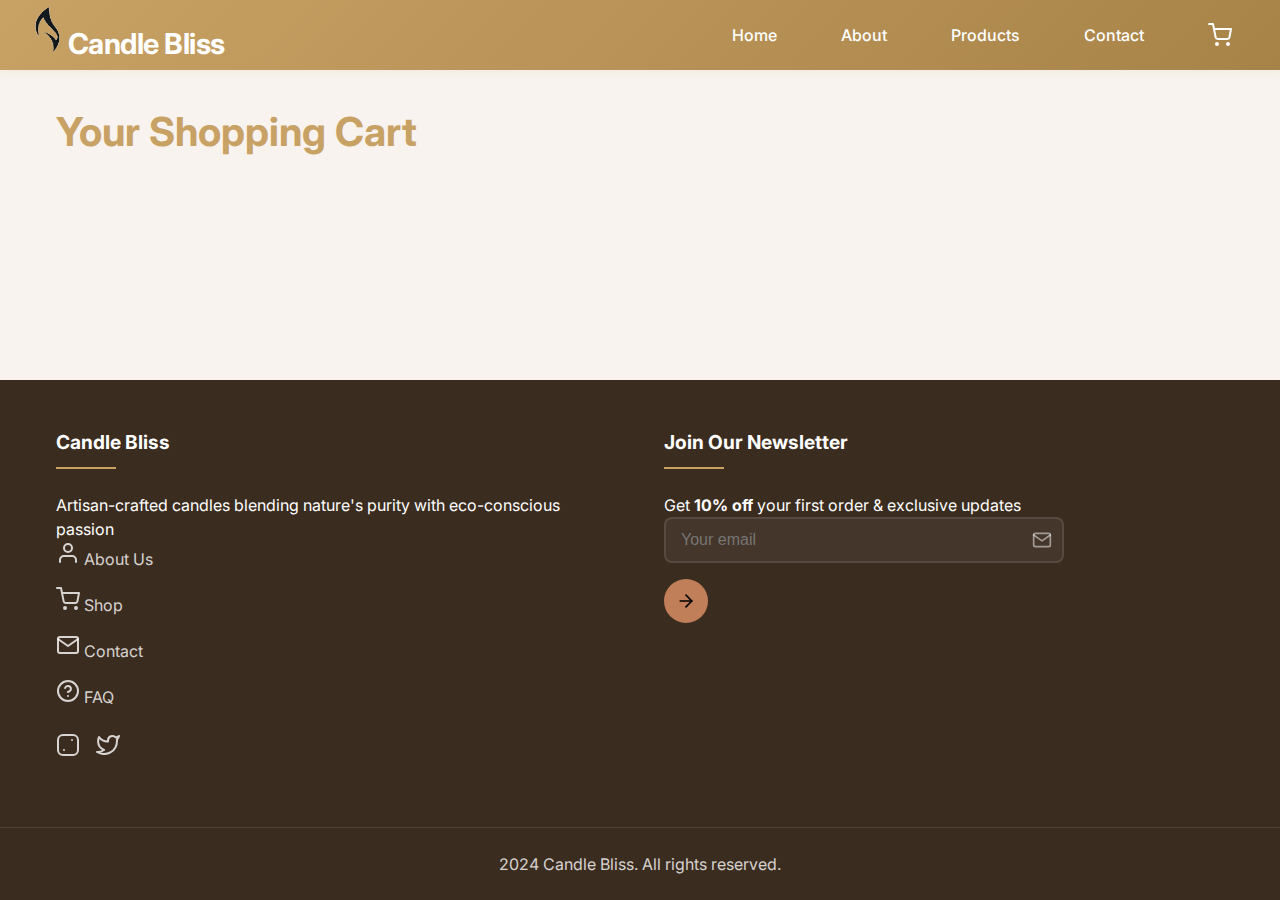
<file: candle-store/cart.html>
<!DOCTYPE html>
<html lang="en">
<head>
    <meta charset="UTF-8">
    <meta name="viewport" content="width=device-width, initial-scale=1.0">
    <title>Shopping Cart - Candle Bliss</title> 
    <link href="https://fonts.googleapis.com/css2?family=Inter:wght@400;500;600;700&display=swap" rel="stylesheet">
    <style>
        :root {
            --primary-color: #c8a165;
            --primary-dark: #a88347;
            --primary-light: #e8cfae;
            --background: #f8f3ef;
            --card-bg: #ffffff;
            --text-dark: #4a4031;
            --text-light: #8b7d6b;
            --error-red: #ef4444;
            --success-green: #10b981;
            --shadow-sm: 0 2px 4px rgba(200, 161, 101, 0.05);
            --shadow-md: 0 4px 8px rgba(200, 161, 101, 0.08);
            --shadow-lg: 0 8px 16px rgba(200, 161, 101, 0.12);
            --transition: all 0.3s cubic-bezier(0.4, 0, 0.2, 1);
            --border-color: rgba(0, 0, 0, 0.1);
        }

        * {
            margin: 0;
            padding: 0;
            box-sizing: border-box;
        }

        body {
            font-family: 'Inter', sans-serif;
            background-color: var(--background);
            color: var(--text-dark);
            min-height: 100vh;
            display: flex;
            flex-direction: column;
            line-height: 1.5;
        }

        /* Navigation */
        nav {
            background: linear-gradient(135deg, var(--primary-color), var(--primary-dark));
            padding: 1.5rem 2rem;
            display: flex;
            justify-content: space-between;
            align-items: center;
            box-shadow: var(--shadow-md);
            position: sticky;
            top: 0;
            z-index: 100;
            height: 70px;
        }

        .logo {
            font-size: 1.8rem;
            font-weight: 700;
            color: white;
            letter-spacing: -0.5px;
            text-decoration: none;
        }
        .logo img{
            width: 30px;
           height: 50px;
        }

        .nav-links {
            display: flex;
            gap: 2rem;
        }

        .nav-links a {
            color: white;
            font-weight: 500;
            text-decoration: none;
            transition: var(--transition);
            position: relative;
            padding: 0.5rem 1rem;
            border-radius: 8px;
        }

        .nav-links a:hover {
            background: rgba(255, 255, 255, 0.1);
            transform: translateY(-2px);
        }

        .cart-icon {
            position: relative;
            display: flex;
            align-items: center;
        }

        .cart-count {
            position: absolute;
            top: -8px;
            right: -8px;
            background-color: var(--error-red);
            color: white;
            border-radius: 50%;
            width: 20px;
            height: 20px;
            display: flex;
            align-items: center;
            justify-content: center;
            font-size: 0.75rem;
            font-weight: 600;
        }

        /* Main Content */
        main {
            flex: 1;
            max-width: 1200px;
            margin: 0 auto;
            padding: 2rem 1rem;
            width: 100%;
        }

        .page-title {
            font-size: 2.5rem;
            font-weight: 700;
            margin-bottom: 2rem;
            color: var(--primary-color);
        }

        /* Cart Container */
        .cart-container {
            display: grid;
            grid-template-columns: 1fr 350px;
            gap: 2rem;
        }

        /* Cart Items */
        .cart-items {
            background: var(--card-bg);
            border-radius: 1rem;
            box-shadow: var(--shadow-md);
            overflow: hidden;
        }

        .hidden{
            display: none;
        }

        .cart-header {
            padding: 1.5rem;
            border-bottom: 1px solid var(--border-color);
            display: grid;
            grid-template-columns: 100px 2fr 1fr 1fr 50px;
            gap: 1rem;
            font-weight: 600;
            color: var(--text-light);
        }

        .cart-item {
            padding: 1.5rem;
            border-bottom: 1px solid var(--border-color);
            display: grid;
            grid-template-columns: 100px 2fr 1fr 1fr 50px;
            gap: 1rem;
            align-items: center;
        }

        .cart-item:last-child {
            border-bottom: none;
        }

        .item-image {
            width: 80px;
            height: 80px;
            object-fit: cover;
            border-radius: 0.5rem;
            background-color: var(--primary-light);
        }

        .item-info h3 {
            font-weight: 600;
            margin-bottom: 0.5rem;
            color: var(--text-dark);
        }

        .item-info .price {
            color: var(--primary-color);
            font-weight: 600;
        }

        .item-quantity {
            display: flex;
            align-items: center;
            gap: 0.5rem;
        }

        .quantity-btn {
            width: 30px;
            height: 30px;
            border-radius: 50%;
            border: 1px solid var(--border-color);
            background: white;
            display: flex;
            align-items: center;
            justify-content: center;
            cursor: pointer;
            transition: var(--transition);
        }

        .quantity-btn:hover {
            background: var(--primary-light);
            color: var(--primary-dark);
        }

        .quantity-input {
            width: 40px;
            height: 30px;
            border: 1px solid var(--border-color);
            border-radius: 4px;
            text-align: center;
        }

        .item-total {
            font-weight: 600;
            color: var(--primary-color);
        }

        .remove-btn {
            background: none;
            border: none;
            color: var(--error-red);
            cursor: pointer;
            transition: var(--transition);
        }

        .remove-btn:hover {
            transform: scale(1.1);
        }

        /* Empty Cart */
        .empty-cart {
            text-align: center;
            padding: 4rem 2rem;
        }

        .empty-cart svg {
            width: 80px;
            height: 80px;
            color: var(--primary-light);
            margin-bottom: 1.5rem;
        }

        .empty-cart h2 {
            font-size: 1.5rem;
            margin-bottom: 1rem;
            color: var(--text-dark);
        }

        .empty-cart p {
            color: var(--text-light);
            margin-bottom: 2rem;
            max-width: 400px;
            margin-left: auto;
            margin-right: auto;
        }

        /* Order Summary */
        .order-summary {
            background: var(--card-bg);
            border-radius: 1rem;
            box-shadow: var(--shadow-md);
            padding: 1.5rem;
            position: sticky;
            top: 2rem;
            height: fit-content;
        }

        .summary-header {
            margin-bottom: 1.5rem;
            padding-bottom: 1rem;
            border-bottom: 1px solid var(--border-color);
        }

        .summary-header h2 {
            font-size: 1.25rem;
            font-weight: 600;
        }

        .summary-row {
            display: flex;
            justify-content: space-between;
            margin-bottom: 1rem;
        }

        .summary-row.total {
            font-weight: 600;
            font-size: 1.1rem;
            padding-top: 1rem;
            margin-top: 1rem;
            border-top: 1px solid var(--border-color);
        }

        .checkout-btn {
            display: block;
            width: 100%;
            padding: 1rem;
            background: var(--primary-color);
            color: white;
            border: none;
            border-radius: 0.5rem;
            font-weight: 600;
            cursor: pointer;
            transition: var(--transition);
            margin-top: 1.5rem;
            text-align: center;
        }

        .checkout-btn:hover {
            background: var(--primary-dark);
            transform: translateY(-2px);
            box-shadow: var(--shadow-md);
        }

        .continue-shopping {
            display: block;
            text-align: center;
            margin-top: 1rem;
            color: var(--primary-color);
            text-decoration: none;
            font-weight: 500;
        }

        .continue-shopping:hover {
            text-decoration: underline;
        }

        /* Footer */
        footer {
            background: #3b2c20;
            color: white;
            padding: 3rem 0 0;
        }

        .footer-container {
            max-width: 1200px;
            margin: 0 auto;
            display: grid;
            grid-template-columns: repeat(auto-fit, minmax(250px, 1fr));
            gap: 3rem;
            padding: 0 1rem;
        }

        .footer-col h3 {
            font-size: 1.2rem;
            margin-bottom: 1.5rem;
            position: relative;
            padding-bottom: 0.75rem;
        }

        .footer-col h3::after {
            content: '';
            position: absolute;
            bottom: 0;
            left: 0;
            width: 60px;
            height: 2px;
            background: var(--primary-color);
        }

        .footer-links {
            list-style: none;
        }

        .footer-links li {
            margin-bottom: 1rem;
        }

        .footer-links a {
            color: rgba(255, 255, 255, 0.8);
            text-decoration: none;
            transition: var(--transition);
        }

        .footer-links a:hover {
            color: white;
            padding-left: 0.5rem;
        }

        .social-links {
            display: flex;
            gap: 1rem;
            margin-top: 1.5rem;
        }

        .social-links a {
            color: white;
            opacity: 0.8;
            transition: var(--transition);
        }

        .social-links a:hover {
            opacity: 1;
            transform: translateY(-3px);
        }

        .copyright {
            text-align: center;
            margin-top: 4rem;
            padding: 1.5rem 0;
            border-top: 1px solid rgba(255, 255, 255, 0.1);
            color: rgba(255, 255, 255, 0.8);
        }

        /* Responsive */
        @media (max-width: 768px) {
            .cart-container {
                grid-template-columns: 1fr;
            }

            .cart-header {
                display: none;
            }

            .cart-item {
                grid-template-columns: 80px 1fr;
                grid-template-areas:
                    "image info"
                    "image quantity"
                    "total total"
                    "remove remove";
                gap: 0.75rem;
                padding: 1rem;
            }

            .item-image {
                grid-area: image;
            }

            .item-info {
                grid-area: info;
            }

            .item-quantity {
                grid-area: quantity;
            }

            .item-total {
                grid-area: total;
                padding-top: 0.5rem;
                border-top: 1px solid var(--border-color);
            }

            .remove-btn {
                grid-area: remove;
                justify-self: end;
            }
        }

        @media (max-width: 480px) {
            .nav-links {
                gap: 1rem;
                text-decoration: none;
            }

            .page-title {
                font-size: 2rem;
            }
        }
    </style>
</head>
<body>
    <!-- Navigation -->
    <nav>
        <div class="logo">
            <img src="images/logo o sf.png" alt="">
            <span>Candle Bliss</span>
        </div>
        <div class="nav-links">
            <a href="index.html">Home</a>
            <a href="about.html">About</a>
            <a href="products.html">Products</a>
            <a href="contact.html">Contact</a>
            <a href="cart.html" class="cart-icon">
                <svg xmlns="http://www.w3.org/2000/svg" width="24" height="24" viewBox="0 0 24 24" fill="none" stroke="currentColor" stroke-width="2" stroke-linecap="round" stroke-linejoin="round">
                    <circle cx="9" cy="21" r="1"></circle>
                    <circle cx="20" cy="21" r="1"></circle>
                    <path d="M1 1h4l2.68 13.39a2 2 0 0 0 2 1.61h9.72a2 2 0 0 0 2-1.61L23 6H6"></path>
                </svg>
                <span class="cart-count">0</span>
            </a>
        </div>
    </nav>

    <main>
        <h1 class="page-title">Your Shopping Cart</h1>
        
        <div class="cart-container">
            <div class="cart-items-section">
                <div id="cart-items" class="cart-items">
                    <!-- Cart header -->
                    <div class="cart-header">
                        <span>Image</span>
                        <span>Product</span>
                        <span>Quantity</span>
                        <span>Total</span>
                        <span></span>
                    </div>
                    <!-- Cart items will be dynamically loaded here -->
                </div>
                
                <div id="empty-cart" class="empty-cart">
                    <svg xmlns="http://www.w3.org/2000/svg" width="24" height="24" viewBox="0 0 24 24" fill="none" stroke="currentColor" stroke-width="2" stroke-linecap="round" stroke-linejoin="round">
                        <circle cx="9" cy="21" r="1"></circle>
                        <circle cx="20" cy="21" r="1"></circle>
                        <path d="M1 1h4l2.68 13.39a2 2 0 0 0 2 1.61h9.72a2 2 0 0 0 2-1.61L23 6H6"></path>
                    </svg>
                    <h2>Your cart is empty</h2>
                    <p>Looks like you haven't added any items to your cart yet. Browse our collection and find something you'll love!</p>
                    <a href="products.html" class="checkout-btn">Browse Products</a>
                </div>
            </div>
            
            <div id="order-summary" class="order-summary hidden">
                <div class="summary-header">
                    <h2>Order Summary</h2>
                </div>
                <div class="summary-body">
                    <div class="summary-row">
                        <span>Subtotal</span>
                        <span>$<span id="subtotal">0.00</span></span>
                    </div>
                    <div class="summary-row">
                        <span>Shipping</span>
                        <span>Free</span>
                    </div>
                    <div class="summary-row">
                        <span>Tax (8%)</span>
                        <span>$<span id="tax">0.00</span></span>
                    </div>
                    <div class="summary-row total">
                        <span>Total</span>
                        <span>$<span id="total">0.00</span></span>
                    </div>
                </div>
                <button id="checkout-btn" class="checkout-btn">Proceed to Checkout</button>
                <a href="products.html" class="continue-shopping">Continue Shopping</a>
            </div>
        </div>
    </main>

    <!-- Footer -->
    <footer>
        <div class="footer-container">
            <div class="footer-col">
                <h3>Candle Bliss</h3>
                <p>Artisan-crafted candles blending nature's purity with eco-conscious passion</p>
                <ul class="footer-links">
                    <li><a href="about.html"><svg xmlns="http://www.w3.org/2000/svg" width="24" height="24" viewBox="0 0 24 24" fill="none" stroke="currentColor" stroke-width="2" stroke-linecap="round" stroke-linejoin="round">
                        <path d="M20 21v-2a4 4 0 0 0-4-4H8a4 4 0 0 0-4 4v2"></path><circle cx="12" cy="7" r="4"></circle></svg> About Us</a></li>
                    <li><a href="products.html"><svg xmlns="http://www.w3.org/2000/svg" width="24" height="24" viewBox="0 0 24 24" fill="none" stroke="currentColor" stroke-width="2" stroke-linecap="round" stroke-linejoin="round">
                        <circle cx="9" cy="21" r="1"></circle><circle cx="20" cy="21" r="1"></circle><path d="M1 1h4l2.68 13.39a2 2 0 0 0 2 1.61h9.72a2 2 0 0 0 2-1.61L23 6H6"></path></svg> Shop</a></li>
                    <li><a href="contact.html"><svg xmlns="http://www.w3.org/2000/svg" width="24" height="24" viewBox="0 0 24 24" fill="none" stroke="currentColor" stroke-width="2" stroke-linecap="round" stroke-linejoin="round">
                        <path d="M4 4h16c1.1 0 2 .9 2 2v12c0 1.1-.9 2-2 2H4c-1.1 0-2-.9-2-2V6c0-1.1.9-2 2-2z"></path><polyline points="22,6 12,13 2,6"></polyline></svg> Contact</a></li>
                    <li><a href="faq.html"><svg xmlns="http://www.w3.org/2000/svg" width="24" height="24" viewBox="0 0 24 24" fill="none" stroke="currentColor" stroke-width="2" stroke-linecap="round" stroke-linejoin="round">
                        <circle cx="12" cy="12" r="10"></circle><path d="M9.09 9a3 3 0 0 1 5.83 1c0 2-3 3-3 3"></path><line x1="12" y1="17" x2="12.01" y2="17"></line></svg> FAQ</a></li>
                </ul>
                <div class="social-links">
                    <a href="#"><svg xmlns="http://www.w3.org/2000/svg" width="24" height="24" viewBox="0 0 24 24" fill="none" stroke="currentColor" stroke-width="2" stroke-linecap="round" stroke-linejoin="round">
                        <rect x="2" y="2" width="20" height="20" rx="5"></rect>
                        <line x1="16" y1="7" x2="16" y2="7"></line>
                        <line x1="8" y1="17" x2="8" y2="17"></line>
                    </svg></a>
                    <a href="#"><svg xmlns="http://www.w3.org/2000/svg" width="24" height="24" viewBox="0 0 24 24" fill="none" stroke="currentColor" stroke-width="2" stroke-linecap="round" stroke-linejoin="round">
                        <path d="M23 3a10.9 10.9 0 0 1-3.14 1.53 4.48 4.48 0 0 0-7.86 3v1A10.66 10.66 0 0 1 3 4s-4 9 5 13a11.64 11.64 0 0 1-7 2c9 5 20 0 20-11.5a4.5 4.5 0 0 0-.08-.83A7.72 7.72 0 0 0 23 3z"></path>
                    </svg></a>
                </div>
            </div>
            <div class="footer-col">
                <h3>Join Our Newsletter</h3>
                <p class="newsletter-subtitle">Get <strong>10% off</strong> your first order & exclusive updates</p>
                <form class="newsletter-form" id="newsletterForm" onsubmit="handleNewsletterSubmit(event)">
                    <div class="input-wrapper">
                        <input 
                            type="email" 
                            id="newsletterEmail"
                            placeholder="Your email" 
                            pattern="[a-z0-9._%+-]+@[a-z0-9.-]+\.[a-z]{2,}$"
                            title="Please enter a valid email address"
                            required
                            autocomplete="email"
                        >
                        <svg class="email-icon" xmlns="http://www.w3.org/2000/svg" width="20" height="20" viewBox="0 0 24 24" fill="none" stroke="currentColor" stroke-width="2" stroke-linecap="round" stroke-linejoin="round">
                            <path d="M4 4h16c1.1 0 2 .9 2 2v12c0 1.1-.9 2-2 2H4c-1.1 0-2-.9-2-2V6c0-1.1.9-2 2-2z"></path>
                            <polyline points="22,6 12,13 2,6"></polyline>
                        </svg>
                        <div class="email-validation-message"></div>
                    </div>
                    <button type="submit" aria-label="Subscribe to newsletter" class="submit-btn">
                        <svg class="arrow-icon" xmlns="http://www.w3.org/2000/svg" width="20" height="20" viewBox="0 0 24 24" fill="none" stroke="currentColor" stroke-width="2" stroke-linecap="round" stroke-linejoin="round">
                            <line x1="5" y1="12" x2="19" y2="12"></line>
                            <polyline points="12 5 19 12 12 19"></polyline>
                        </svg>
                        <svg class="success-icon" xmlns="http://www.w3.org/2000/svg" width="20" height="20" viewBox="0 0 24 24" fill="none" stroke="currentColor" stroke-width="2" stroke-linecap="round" stroke-linejoin="round">
                            <path d="M22 11.08V12a10 10 0 1 1-5.93-9.14"></path>
                            <polyline points="22 4 12 14.01 9 11.01"></polyline>
                        </svg>
                    </button>
                </form>
                <div class="newsletter-message"></div>
                <script>
                    function handleNewsletterSubmit(event) {
                        event.preventDefault();
                        const form = event.target;
                        const email = form.querySelector('#newsletterEmail').value;
                        const button = form.querySelector('.submit-btn');
                        const messageDiv = document.querySelector('.newsletter-message');
                        
                        // Simulate API call
                        button.classList.add('loading');
                        setTimeout(() => {
                            button.classList.remove('loading');
                            button.classList.add('success');
                            messageDiv.innerHTML = <p class="success">🎉 Welcome aboard! Check your inbox for your 10% discount code.</p>;
                            form.reset();
                            
                            // Reset button state after 3s
                            setTimeout(() => {
                                button.classList.remove('success');
                            }, 3000);
                        }, 1500);
                    }

                    // Real-time email validation
                    const emailInput = document.getElementById('newsletterEmail');
                    const validationMessage = document.querySelector('.email-validation-message');
                    
                    emailInput.addEventListener('input', function() {
                        if (this.validity.valid) {
                            validationMessage.textContent = '';
                            this.classList.remove('invalid');
                            this.classList.add('valid');
                        } else {
                            this.classList.remove('valid');
                            this.classList.add('invalid');
                            if (this.value.length > 0) {
                                validationMessage.textContent = 'Please enter a valid email address';
                            }
                        }
                    });
                </script>
                <style>
                    .newsletter-form {
                        position: relative;
                        max-width: 400px;
                    }
                    
                    .input-wrapper {
                        position: relative;
                        margin-bottom: 1rem;
                    }
                    
                    .newsletter-form input {
                        width: 100%;
                        padding: 12px 40px 12px 15px;
                        border: 2px solid rgba(255,255,255,0.1);
                        border-radius: 8px;
                        background: rgba(255,255,255,0.05);
                        color: #fff;
                        font-size: 16px;
                        transition: all 0.3s ease;
                    }
                    
                    .newsletter-form input:focus {
                        border-color: #c17f59;
                        outline: none;
                        box-shadow: 0 0 0 3px rgba(193, 127, 89, 0.2);
                    }
                    
                    .newsletter-form input.valid {
                        border-color: #4CAF50;
                    }
                    
                    .newsletter-form input.invalid {
                        border-color: #f44336;
                    }
                    
                    .email-icon {
                        position: absolute;
                        right: 12px;
                        top: 50%;
                        transform: translateY(-50%);
                        color: rgba(255,255,255,0.5);
                        pointer-events: none;
                    }
                    
                    .submit-btn {
                        width: 44px;
                        height: 44px;
                        border-radius: 50%;
                        background: #c17f59;
                        border: none;
                        cursor: pointer;
                        transition: all 0.3s ease;
                        position: relative;
                        overflow: hidden;
                    }
                    
                    .submit-btn:hover {
                        background: #d4956b;
                        transform: scale(1.05);
                    }
                    
                    .submit-btn svg {
                        position: absolute;
                        top: 50%;
                        left: 50%;
                        transform: translate(-50%, -50%);
                        transition: all 0.3s ease;
                    }
                    
                    .submit-btn .success-icon {
                        opacity: 0;
                        transform: translate(-50%, -50%) scale(0);
                    }
                    
                    .submit-btn.success .arrow-icon {
                        opacity: 0;
                        transform: translate(-50%, -50%) scale(0);
                    }
                    
                    .submit-btn.success .success-icon {
                        opacity: 1;
                        transform: translate(-50%, -50%) scale(1);
                    }
                    
                    .submit-btn.loading {
                        animation: pulse 1.5s infinite;
                    }
                    
                    @keyframes pulse {
                        0% { transform: scale(1); }
                        50% { transform: scale(0.95); }
                        100% { transform: scale(1); }
                    }
                    
                    .email-validation-message {
                        position: absolute;
                        bottom: -20px;
                        left: 0;
                        font-size: 12px;
                        color: #f44336;
                    }
                    
                    .newsletter-message {
                        margin-top: 1rem;
                        font-size: 14px;
                    }
                    
                    .newsletter-message .success {
                        color: #4CAF50;
                        animation: fadeIn 0.3s ease;
                    }
                    
                    @keyframes fadeIn {
                        from { opacity: 0; transform: translateY(10px); }
                        to { opacity: 1; transform: translateY(0); }
                    }
                </style>
            </div>
        </div>
        <div class="copyright">
            <p>2024 Candle Bliss. All rights reserved.</p>
        </div>
    </footer>

    <script src="js/cart.js"></script>
</body>
</html>
</file>
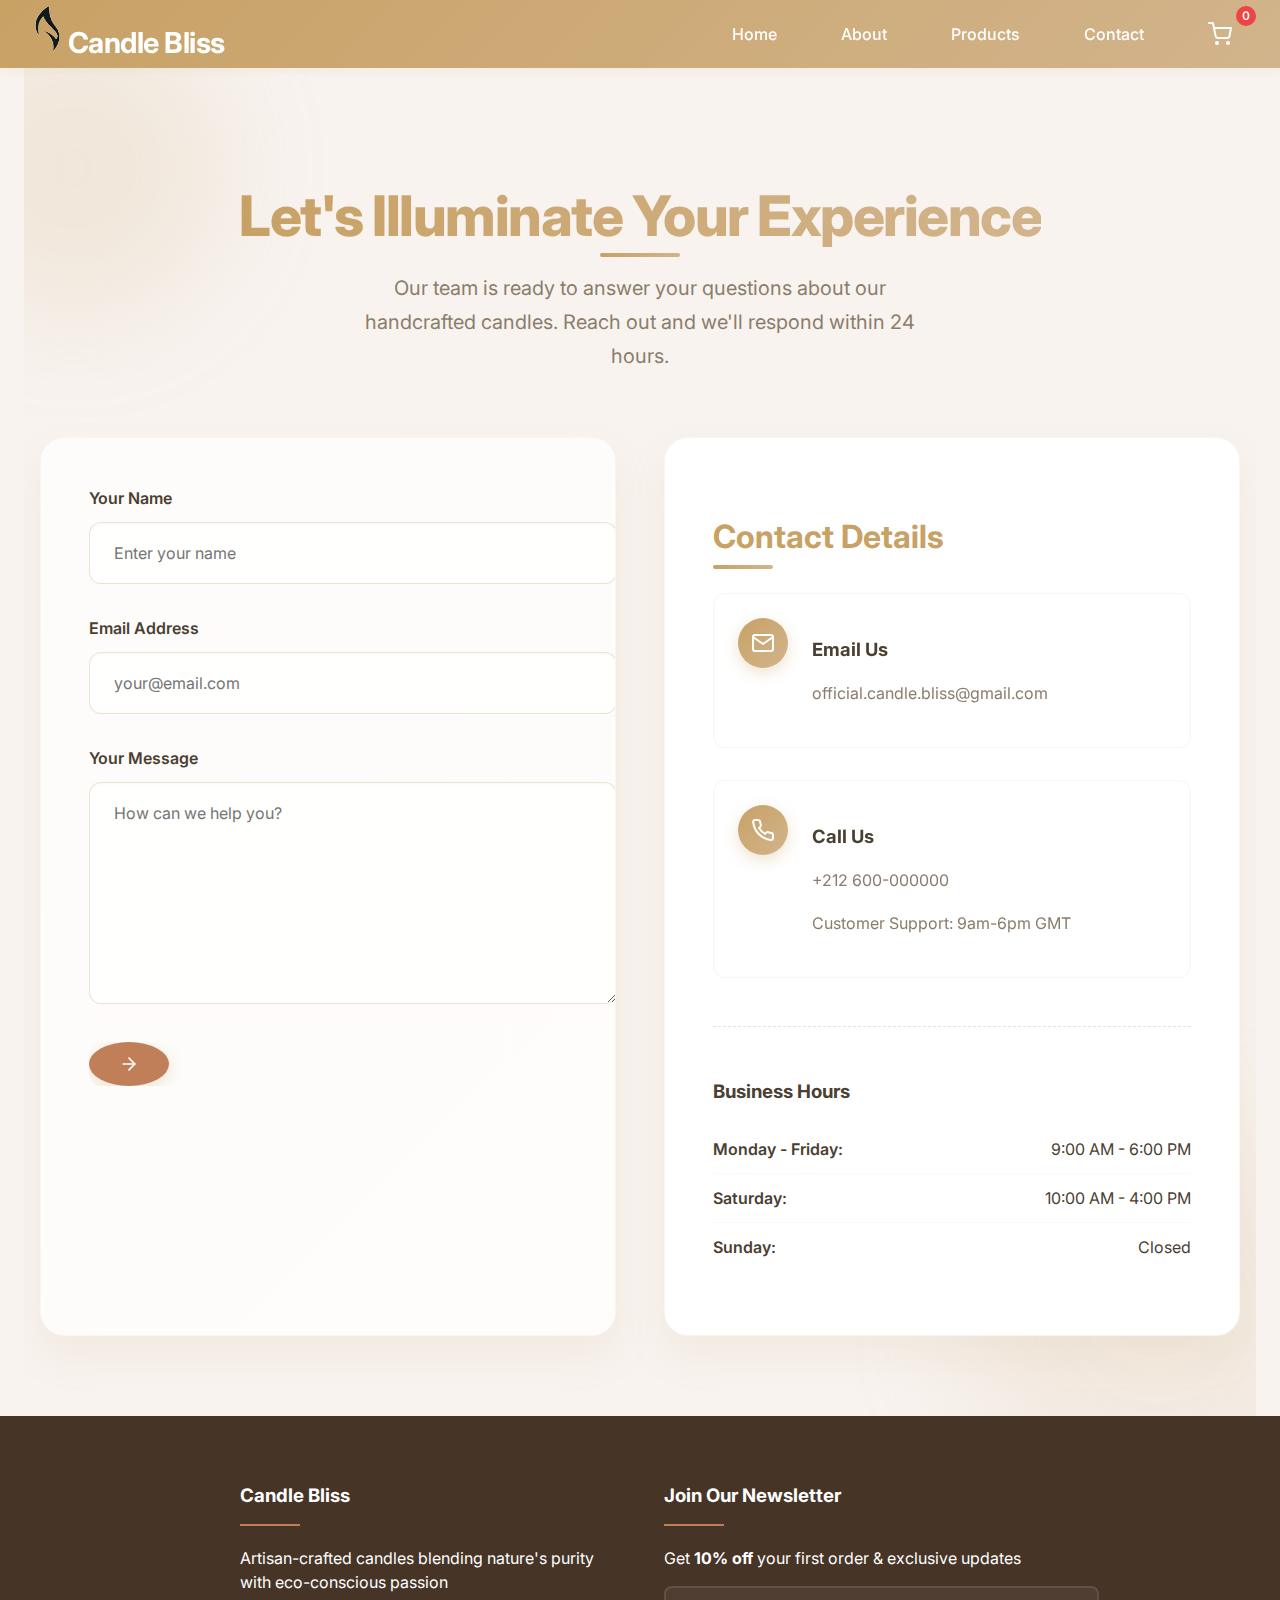
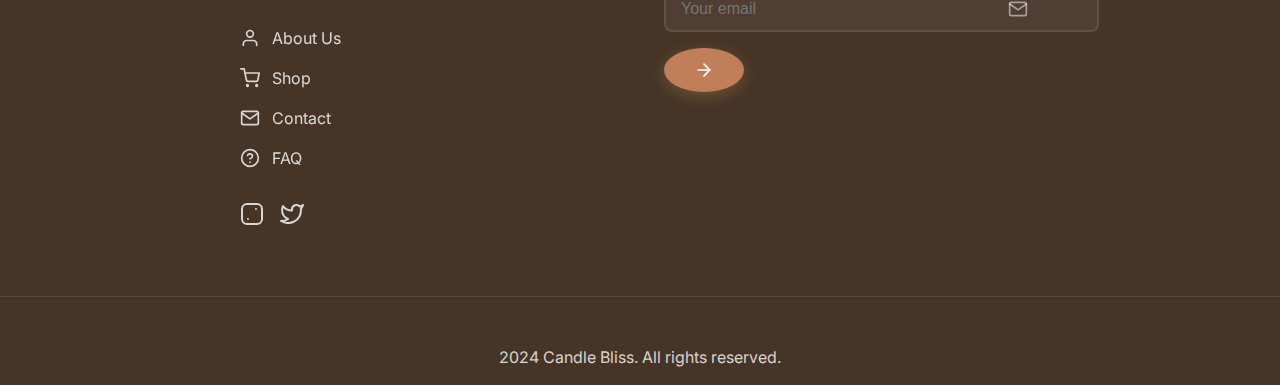
<file: candle-store/contact.html>
<!DOCTYPE html>
<html lang="en">
<head>
    <meta charset="UTF-8">
    <meta name="viewport" content="width=device-width, initial-scale=1.0">
    <title>Contact Us - Candle Bliss</title>
    <link href="https://fonts.googleapis.com/css2?family=Inter:wght@400;500;600;700&display=swap" rel="stylesheet">
    <style>
                .nav-links {
                gap: 1rem;
            }
        .logo {
            font-size: 1.8rem;
            font-weight: 700;
            color: white;
            letter-spacing: -0.5px;
            text-decoration: none;
        }

        .nav-links {
            display: flex;
            gap: 2rem;
        }

        .nav-links a {
            color: white;
            font-weight: 500;
            text-decoration: none;
            transition: var(--transition);
            position: relative;
            padding: 0.5rem 1rem;
            border-radius: 8px;
        }

        .nav-links a:hover {
            background: rgba(255, 255, 255, 0.1);
            transform: translateY(-2px);
        }
        :root {
            --primary-purple: #c8a165;
            --primary-blue: #d2b48c;
            --light-purple: #e8cfae;
            --light-blue: #f0d8b8;
            --background: #f8f3ef;
            --card-bg: #ffffff;
            --text-dark: #4a4031;
            --text-light: #8b7d6b;
            --shadow-sm: 0 2px 4px rgba(200, 161, 101, 0.05);
            --shadow-md: 0 4px 8px rgba(200, 161, 101, 0.08);
            --shadow-lg: 0 8px 16px rgba(200, 161, 101, 0.12);
            --transition: all 0.3s cubic-bezier(0.4, 0, 0.2, 1);
        }

        body {
            margin:0;
            font-family: 'Inter', sans-serif;
            background-color: var(--background);
            color: var(--text-dark);
            min-height: 100vh;
            display: flex;
            flex-direction: column;
            line-height: 1.5;
        }

        /* Navigation */
        nav {
            background: linear-gradient(135deg, var(--primary-purple), var(--primary-blue));
            padding: 1.5rem 2rem;
            display: flex;
            justify-content: space-between;
            align-items: center;
            box-shadow: var(--shadow-md);
            backdrop-filter: blur(8px);
            position: sticky;
            top: 0;
            z-index: 100;
            height: 20px;
        }

        .logo {
            font-size: 1.8rem;
            font-weight: 700;
            color: white;
            letter-spacing: -0.5px;
        }

        .nav-links {
            display: flex;
            gap: 2rem;
        }

        .nav-links a {
            color: white;
            font-weight: 500;
            transition: var(--transition);
            position: relative;
            padding: 0.5rem 1rem;
            border-radius: 8px;
        }

        .nav-links a:hover {
            background: rgba(255, 255, 255, 0.1);
            transform: translateY(-2px);
        }

        .nav-links a::after {
            content: '';
            position: absolute;
            bottom: -5px;
            left: 0;
            width: 0;
            height: 2px;
            background-color: white;
            transition: width 0.3s ease;
        }

        .nav-links a:hover::after {
            width: 100%;
        }

        .cart-icon {
            position: relative;
            display: flex;
            align-items: center;
        }

        .cart-count {
            position: absolute;
            top: -8px;
            right: -8px;
            background-color: #ef4444;
            color: white;
            border-radius: 50%;
            width: 20px;
            height: 20px;
            display: flex;
            align-items: center;
            justify-content: center;
            font-size: 0.75rem;
            font-weight: 600;
        }


          /* Main Container */
          main {
            padding: 5rem 1rem;
            max-width: 1200px;
            margin: 0 auto;
            width: 100%;
            position: relative;
            overflow: hidden;
        }

        /* Animated Background Elements */
        .contact-bg-element {
            position: absolute;
            border-radius: 50%;
            filter: blur(60px);
            opacity: 0.15;
            z-index: -1;
            animation: float 12s infinite ease-in-out;
        }

        .bg-element-1 {
            width: 300px;
            height: 300px;
            background: var(--primary-purple);
            top: -50px;
            left: -100px;
            animation-delay: 0s;
        }

        .bg-element-2 {
            width: 400px;
            height: 400px;
            background: var(--primary-blue);
            bottom: -100px;
            right: -100px;
            animation-delay: 2s;
        }

        @keyframes float {
            0%, 100% { transform: translate(0, 0) rotate(0deg); }
            25% { transform: translate(20px, 20px) rotate(5deg); }
            50% { transform: translate(-20px, 10px) rotate(-5deg); }
            75% { transform: translate(10px, -20px) rotate(3deg); }
        }

        /* Header Section */
        .contact-header {
            text-align: center;
            margin-bottom: 4rem;
            position: relative;
        }

        h1 {
            font-size: 3.5rem;
            font-weight: 800;
            background: linear-gradient(90deg, var(--primary-purple), var(--primary-blue));
            -webkit-background-clip: text;
            background-clip: text;
            color: transparent;
            margin-bottom: 1.5rem;
            letter-spacing: -1.5px;
            line-height: 1.1;
            position: relative;
            display: inline-block;
        }

        h1::after {
            content: '';
            position: absolute;
            bottom: -10px;
            left: 50%;
            transform: translateX(-50%);
            width: 80px;
            height: 4px;
            background: linear-gradient(90deg, var(--primary-purple), var(--primary-blue));
            border-radius: 2px;
        }

        .contact-subtitle {
            font-size: 1.25rem;
            color: var(--text-light);
            max-width: 600px;
            margin: 0 auto;
            line-height: 1.7;
            position: relative;
        }

        /* Contact Grid */
        .contact-grid {
            display: grid;
            grid-template-columns: 1fr;
            gap: 3rem;
            perspective: 1000px;
        }

        @media (min-width: 992px) {
            .contact-grid {
                grid-template-columns: 1fr 1fr;
            }
        }

        /* Contact Form - Advanced */
        .contact-form-container {
            background: var(--card-bg);
            border-radius: 1.5rem;
            padding: 3rem;
            box-shadow: 0 20px 40px rgba(200, 161, 101, 0.1);
            transition: var(--transition);
            position: relative;
            overflow: hidden;
            transform-style: preserve-3d;
            border: 1px solid rgba(200, 161, 101, 0.1);
        }

        .contact-form-container::before {
            content: '';
            position: absolute;
            top: 0;
            left: 0;
            width: 100%;
            height: 100%;
            background: linear-gradient(135deg, rgba(200, 161, 101, 0.03), rgba(210, 180, 140, 0.03));
            z-index: -1;
        }

        .contact-form-container:hover {
            transform: translateY(-5px) rotateX(1deg) rotateY(1deg);
            box-shadow: 0 25px 50px rgba(200, 161, 101, 0.15);
        }

        .form-group {
            margin-bottom: 2rem;
            position: relative;
        }

        .form-group label {
            display: block;
            margin-bottom: 0.75rem;
            font-weight: 600;
            color: var(--text-dark);
            font-size: 1rem;
            transition: var(--transition);
            transform-origin: left center;
        }

        .form-group.focused label {
            color: var(--primary-purple);
            transform: translateY(-5px) scale(0.95);
        }

        .input-field {
            width: 100%;
            padding: 1.25rem 1.5rem;
            border: 1px solid rgba(200, 161, 101, 0.3);
            border-radius: 0.75rem;
            font-size: 1rem;
            transition: var(--transition);
            background-color: rgba(255, 255, 255, 0.8);
            font-family: 'Inter', sans-serif;
            box-shadow: inset 0 1px 3px rgba(0, 0, 0, 0.03);
        }

        .input-field:focus {
            outline: none;
            border-color: var(--primary-purple);
            box-shadow: 0 0 0 3px rgba(200, 161, 101, 0.2), 
                        inset 0 1px 3px rgba(0, 0, 0, 0.05);
            background-color: white;
        }

        textarea.input-field {
            min-height: 180px;
            resize: vertical;
        }

        /* Animated Submit Button */
        .submit-btn-wrapper {
            position: relative;
            margin-top: 2rem;
            overflow: hidden;
            border-radius: 0.75rem;
        }

        .submit-btn {
            position: relative;
            background: linear-gradient(135deg, var(--primary-purple), var(--primary-blue));
            color: white;
            border: none;
            padding: 1.25rem 2.5rem;
            border-radius: 0.75rem;
            font-weight: 600;
            cursor: pointer;
            transition: var(--transition);
            width: 100%;
            display: flex;
            align-items: center;
            justify-content: center;
            gap: 0.75rem;
            font-size: 1.05rem;
            z-index: 1;
            overflow: hidden;
            box-shadow: 0 4px 15px rgba(200, 161, 101, 0.3);
        }

        .submit-btn::before {
            content: '';
            position: absolute;
            top: 0;
            left: -100%;
            width: 100%;
            height: 100%;
            background: linear-gradient(135deg, var(--primary-blue), var(--primary-purple));
            transition: var(--transition);
            z-index: -1;
        }

        .submit-btn:hover {
            transform: translateY(-3px);
            box-shadow: 0 8px 25px rgba(200, 161, 101, 0.4);
        }

        .submit-btn:hover::before {
            left: 0;
        }

        .submit-btn:active {
            transform: translateY(1px);
        }

        .submit-btn svg {
            transition: transform 0.3s ease;
        }

        .submit-btn:hover svg {
            transform: translateX(5px);
        }

        /* Ripple Effect */
        .ripple {
            position: absolute;
            border-radius: 50%;
            background: rgba(255, 255, 255, 0.4);
            transform: scale(0);
            animation: ripple 0.6s linear;
            pointer-events: none;
        }

        @keyframes ripple {
            to {
                transform: scale(4);
                opacity: 0;
            }
        }

        /* Success Message */
        .success-message {
            display: none;
            background: rgba(16, 185, 129, 0.1);
            color: #065f46;
            padding: 1.5rem;
            border-radius: 0.75rem;
            margin-bottom: 2rem;
            text-align: center;
            font-weight: 500;
            border: 1px solid rgba(16, 185, 129, 0.2);
            backdrop-filter: blur(5px);
            animation: fadeInUp 0.5s cubic-bezier(0.175, 0.885, 0.32, 1.275);
        }

        @keyframes fadeInUp {
            from {
                opacity: 0;
                transform: translateY(20px);
            }
            to {
                opacity: 1;
                transform: translateY(0);
            }
        }

        /* Contact Info - Advanced */
        .contact-info-container {
            background: var(--card-bg);
            border-radius: 1.5rem;
            padding: 3rem;
            box-shadow: 0 20px 40px rgba(200, 161, 101, 0.1);
            position: relative;
            overflow: hidden;
            border: 1px solid rgba(200, 161, 101, 0.1);
        }

        .contact-info-container::before {
            content: '';
            position: absolute;
            top: 0;
            left: 0;
            width: 100%;
            height: 100%;
            background: linear-gradient(135deg, rgba(200, 161, 101, 0.03), rgba(210, 180, 140, 0.03));
            z-index: -1;
        }

        .contact-info-header {
            font-size: 2rem;
            font-weight: 700;
            color: var(--primary-purple);
            margin-bottom: 2rem;
            position: relative;
            display: inline-block;
        }

        .contact-info-header::after {
            content: '';
            position: absolute;
            bottom: -8px;
            left: 0;
            width: 60px;
            height: 4px;
            background: linear-gradient(90deg, var(--primary-purple), var(--primary-blue));
            border-radius: 2px;
        }

        /* Info Item with Hover Effect */
        .info-item {
            display: flex;
            align-items: flex-start;
            margin-bottom: 2rem;
            padding: 1.5rem;
            border-radius: 0.75rem;
            transition: var(--transition);
            background: rgba(255, 255, 255, 0.7);
            backdrop-filter: blur(5px);
            border: 1px solid rgba(200, 161, 101, 0.1);
        }

        .info-item:hover {
            transform: translateY(-5px);
            box-shadow: 0 10px 20px rgba(200, 161, 101, 0.1);
            background: white;
        }

        .info-icon {
            margin-right: 1.5rem;
            color: white;
            flex-shrink: 0;
            width: 50px;
            height: 50px;
            background: linear-gradient(135deg, var(--primary-purple), var(--primary-blue));
            border-radius: 50%;
            display: flex;
            align-items: center;
            justify-content: center;
            box-shadow: 0 5px 15px rgba(200, 161, 101, 0.3);
        }

        .info-icon svg {
            width: 24px;
            height: 24px;
        }

        .info-content h3 {
            font-weight: 700;
            color: var(--text-dark);
            margin-bottom: 0.5rem;
            font-size: 1.15rem;
        }

        .info-content p, .info-content a {
            color: var(--text-light);
            line-height: 1.7;
            text-decoration: none;
            transition: color 0.3s ease;
        }

        .info-content a:hover {
            color: var(--primary-purple);
        }

        /* Business Hours with Animation */
        .business-hours {
            margin-top: 3rem;
            padding-top: 2rem;
            border-top: 1px dashed rgba(200, 161, 101, 0.3);
        }

        .hours-list {
            list-style: none;
            padding: 0;
            margin-top: 1rem;
        }

        .hours-list li {
            display: flex;
            justify-content: space-between;
            padding: 0.75rem 0;
            border-bottom: 1px solid rgba(200, 161, 101, 0.05);
            transition: var(--transition);
        }

        .hours-list li:hover {
            transform: translateX(5px);
        }

        .hours-list li:last-child {
            border-bottom: none;
        }

        .hours-list strong {
            color: var(--text-dark);
            font-weight: 600;
        }

        /* Responsive Adjustments */
        @media (max-width: 768px) {
            main {
                padding: 3rem 1rem;
            }
            
            h1 {
                font-size: 2.5rem;
            }
            
            .contact-form-container,
            .contact-info-container {
                padding: 2rem;
            }
            
            .info-icon {
                width: 40px;
                height: 40px;
                margin-right: 1rem;
            }
        }


        footer {
            background: #463426;
            color: white;
            padding: 3rem 0 0;
            margin: 0;
        }

        .footer-container {
            max-width: 800px;
            margin: 0 auto;
            display: grid;
            grid-template-columns: repeat(auto-fit, minmax(250px, 1fr));
            gap: 3rem;
        }

        .footer-links {
            list-style: none;
            padding: 0;
            margin: 2rem 0;
        }

        .footer-links li {
            margin-bottom: 1rem;
        }

        .footer-links a {
            color: white;
            text-decoration: none;
            display: flex;
            align-items: center;
            gap: 0.75rem;
            transition: var(--transition);
            opacity: 0.8;
        }

        .footer-links a:hover {
            opacity: 1;
            transform: translateX(5px);
        }

        .footer-links svg {
            width: 20px;
            height: 20px;
        }

        .social-links {
            display: flex;
            gap: 1rem;
            margin-top: 2rem;
        }

        .social-links a {
            color: white;
            opacity: 0.8;
            transition: var(--transition);
        }

        .social-links a:hover {
            opacity: 1;
            transform: translateY(-3px);
        }

        .copyright {
            text-align: center;
            margin-top: 4rem;
            padding-top: 2rem;
            border-top: 1px solid rgba(255, 255, 255, 0.1);
            color: rgba(255, 255, 255, 0.8);
        }

        @keyframes countUp {
            from {
                transform: translateY(20px);
                opacity: 0;
            }
            to {
                transform: translateY(0);
                opacity: 1;
            }
        }

        .footer-col h3 {
            position: relative;
            padding-bottom: 15px;
            margin-bottom: 20px;
        }
        
        .footer-col h3::after {
            content: '';
            position: absolute;
            bottom: 0;
            left: 0;
            width: 60px;
            height: 2px;
            background: #c17f59;
            transition: width 0.3s ease;
        }
        
        .footer-col h3:hover::after {
            width: 80px;
        }
        .logo img{
            width: 30px;
           height: 50px;
        }
    </style>
</head>
<body class="min-h-screen flex flex-col">
    <nav>
        <div class="logo">
            <img src="images/logo o sf.png" alt="">
            <span>Candle Bliss</span>
        </div>
        <div class="nav-links">
            <a href="index.html">Home</a>
            <a href="about.html">About</a>
            <a href="products.html">Products</a>
            <a href="contact.html">Contact</a>
            <a href="cart.html" class="cart-icon">
                <svg xmlns="http://www.w3.org/2000/svg" width="24" height="24" viewBox="0 0 24 24" fill="none" stroke="currentColor" stroke-width="2" stroke-linecap="round" stroke-linejoin="round">
                    <circle cx="9" cy="21" r="1"></circle>
                    <circle cx="20" cy="21" r="1"></circle>
                    <path d="M1 1h4l2.68 13.39a2 2 0 0 0 2 1.61h9.72a2 2 0 0 0 2-1.61L23 6H6"></path>
                </svg>
                <span class="cart-count">0</span>
            </a>
        </div>
    </nav>

    <main class="flex-grow">
        <div class="contact-bg-element bg-element-1"></div>
        <div class="contact-bg-element bg-element-2"></div>
        
        <div class="contact-header">
            <h1>Let's Illuminate Your Experience</h1>
            <p class="contact-subtitle">
                Our team is ready to answer your questions about our handcrafted candles. 
                Reach out and we'll respond within 24 hours.
            </p>
        </div>
        
        <div class="contact-grid">
            <!-- Contact Form -->
            <div class="contact-form-container">
                <div id="success-message" class="success-message">
                    <svg xmlns="http://www.w3.org/2000/svg" width="24" height="24" viewBox="0 0 24 24" fill="none" stroke="currentColor" stroke-width="2" stroke-linecap="round" stroke-linejoin="round">
                        <path d="M22 11.08V12a10 10 0 1 1-5.93-9.14"></path>
                        <polyline points="22 4 12 14.01 9 11.01"></polyline>
                    </svg>
                    Thank you! Your message has been sent successfully. We'll get back to you soon.
                </div>
                
                <form id="contact-form">
                    <div class="form-group">
                        <label for="name">Your Name</label>
                        <input type="text" id="name" name="name" class="input-field" required placeholder="Enter your name">
                    </div>
                    
                    <div class="form-group">
                        <label for="email">Email Address</label>
                        <input type="email" id="email" name="email" class="input-field" required placeholder="your@email.com">
                    </div>
                    
                    <div class="form-group">
                        <label for="message">Your Message</label>
                        <textarea id="message" name="message" class="input-field" required placeholder="How can we help you?"></textarea>
                    </div>
                    
                    <div class="submit-btn-wrapper">
                        <button type="submit" class="submit-btn" id="submit-button">
                            <svg xmlns="http://www.w3.org/2000/svg" width="20" height="20" viewBox="0 0 24 24" fill="none" stroke="currentColor" stroke-width="2" stroke-linecap="round" stroke-linejoin="round">
                                <line x1="5" y1="12" x2="19" y2="12"></line>
                                <polyline points="12 5 19 12 12 19"></polyline>
                            </svg>
                        </button>
                    </div>
                </form>
            </div>
            
            <!-- Contact Info -->
            <div class="contact-info-container">
                <h2 class="contact-info-header">Contact Details</h2>
                
                <div class="info-item">
                    <div class="info-icon">
                        <svg xmlns="http://www.w3.org/2000/svg" viewBox="0 0 24 24" fill="none" stroke="currentColor" stroke-width="2" stroke-linecap="round" stroke-linejoin="round">
                            <path d="M4 4h16c1.1 0 2 .9 2 2v12c0 1.1-.9 2-2 2H4c-1.1 0-2-.9-2-2V6c0-1.1.9-2 2-2z"></path>
                            <polyline points="22,6 12,13 2,6"></polyline>
                        </svg>
                    </div>
                    <div class="info-content">
                        <h3>Email Us</h3>
                        <p><a href="mailto:official.candle.bliss@gmail.com">official.candle.bliss@gmail.com</a></p>
                    </div>
                </div>
                
                <div class="info-item">
                    <div class="info-icon">
                        <svg xmlns="http://www.w3.org/2000/svg" viewBox="0 0 24 24" fill="none" stroke="currentColor" stroke-width="2" stroke-linecap="round" stroke-linejoin="round">
                            <path d="M22 16.92v3a2 2 0 0 1-2.18 2 19.79 19.79 0 0 1-8.63-3.07 19.5 19.5 0 0 1-6-6 19.79 19.79 0 0 1-3.07-8.67A2 2 0 0 1 4.11 2h3a2 2 0 0 1 2 1.72 12.84 12.84 0 0 0 .7 2.81 2 2 0 0 1-.45 2.11L8.09 9.91a16 16 0 0 0 6 6l1.27-1.27a2 2 0 0 1 2.11-.45 12.84 12.84 0 0 0 2.81.7A2 2 0 0 1 22 16.92z"></path>
                        </svg>
                    </div>
                    <div class="info-content">
                        <h3>Call Us</h3>
                        <p><a href="tel:+212600000000">+212 600-000000</a></p>
                        <p>Customer Support: 9am-6pm GMT</p>
                    </div>
                </div>
                
                <div class="business-hours">
                    <h3>Business Hours</h3>
                    <ul class="hours-list">
                        <li><strong>Monday - Friday:</strong> 9:00 AM - 6:00 PM</li>
                        <li><strong>Saturday:</strong> 10:00 AM - 4:00 PM</li>
                        <li><strong>Sunday:</strong> Closed</li>
                    </ul>
                </div>
            </div>
        </div>
    </main>


    <footer>
        <div class="footer-container">
            <div class="footer-col">
                <h3>Candle Bliss</h3>
                <p>Artisan-crafted candles blending nature's purity with eco-conscious passion</p>
                <ul class="footer-links">
                    <li><a href="about.html"><svg xmlns="http://www.w3.org/2000/svg" width="24" height="24" viewBox="0 0 24 24" fill="none" stroke="currentColor" stroke-width="2" stroke-linecap="round" stroke-linejoin="round">
                        <path d="M20 21v-2a4 4 0 0 0-4-4H8a4 4 0 0 0-4 4v2"></path><circle cx="12" cy="7" r="4"></circle></svg> About Us</a></li>
                    <li><a href="products.html"><svg xmlns="http://www.w3.org/2000/svg" width="24" height="24" viewBox="0 0 24 24" fill="none" stroke="currentColor" stroke-width="2" stroke-linecap="round" stroke-linejoin="round">
                        <circle cx="9" cy="21" r="1"></circle><circle cx="20" cy="21" r="1"></circle><path d="M1 1h4l2.68 13.39a2 2 0 0 0 2 1.61h9.72a2 2 0 0 0 2-1.61L23 6H6"></path></svg> Shop</a></li>
                    <li><a href="contact.html"><svg xmlns="http://www.w3.org/2000/svg" width="24" height="24" viewBox="0 0 24 24" fill="none" stroke="currentColor" stroke-width="2" stroke-linecap="round" stroke-linejoin="round">
                        <path d="M4 4h16c1.1 0 2 .9 2 2v12c0 1.1-.9 2-2 2H4c-1.1 0-2-.9-2-2V6c0-1.1.9-2 2-2z"></path><polyline points="22,6 12,13 2,6"></polyline></svg> Contact</a></li>
                    <li><a href="faq.html"><svg xmlns="http://www.w3.org/2000/svg" width="24" height="24" viewBox="0 0 24 24" fill="none" stroke="currentColor" stroke-width="2" stroke-linecap="round" stroke-linejoin="round">
                        <circle cx="12" cy="12" r="10"></circle><path d="M9.09 9a3 3 0 0 1 5.83 1c0 2-3 3-3 3"></path><line x1="12" y1="17" x2="12.01" y2="17"></line></svg> FAQ</a></li>
                </ul>
                <div class="social-links">
                    <a href="#"><svg xmlns="http://www.w3.org/2000/svg" width="24" height="24" viewBox="0 0 24 24" fill="none" stroke="currentColor" stroke-width="2" stroke-linecap="round" stroke-linejoin="round">
                        <rect x="2" y="2" width="20" height="20" rx="5"></rect>
                        <line x1="16" y1="7" x2="16" y2="7"></line>
                        <line x1="8" y1="17" x2="8" y2="17"></line>
                    </svg></a>
                    <a href="#"><svg xmlns="http://www.w3.org/2000/svg" width="24" height="24" viewBox="0 0 24 24" fill="none" stroke="currentColor" stroke-width="2" stroke-linecap="round" stroke-linejoin="round">
                        <path d="M23 3a10.9 10.9 0 0 1-3.14 1.53 4.48 4.48 0 0 0-7.86 3v1A10.66 10.66 0 0 1 3 4s-4 9 5 13a11.64 11.64 0 0 1-7 2c9 5 20 0 20-11.5a4.5 4.5 0 0 0-.08-.83A7.72 7.72 0 0 0 23 3z"></path>
                    </svg></a>
                </div>
            </div>
            <div class="footer-col">
                <h3>Join Our Newsletter</h3>
                <p class="newsletter-subtitle">Get <strong>10% off</strong> your first order & exclusive updates</p>
                <form class="newsletter-form" id="newsletterForm" onsubmit="handleNewsletterSubmit(event)">
                    <div class="input-wrapper">
                        <input 
                            type="email" 
                            id="newsletterEmail"
                            placeholder="Your email" 
                            pattern="[a-z0-9._%+-]+@[a-z0-9.-]+\.[a-z]{2,}$"
                            title="Please enter a valid email address"
                            required
                            autocomplete="email"
                        >
                        <svg class="email-icon" xmlns="http://www.w3.org/2000/svg" width="20" height="20" viewBox="0 0 24 24" fill="none" stroke="currentColor" stroke-width="2" stroke-linecap="round" stroke-linejoin="round">
                            <path d="M4 4h16c1.1 0 2 .9 2 2v12c0 1.1-.9 2-2 2H4c-1.1 0-2-.9-2-2V6c0-1.1.9-2 2-2z"></path>
                            <polyline points="22,6 12,13 2,6"></polyline>
                        </svg>
                        <div class="email-validation-message"></div>
                    </div>
                    <button type="submit" aria-label="Subscribe to newsletter" class="submit-btn">
                        <svg class="arrow-icon" xmlns="http://www.w3.org/2000/svg" width="20" height="20" viewBox="0 0 24 24" fill="none" stroke="currentColor" stroke-width="2" stroke-linecap="round" stroke-linejoin="round">
                            <line x1="5" y1="12" x2="19" y2="12"></line>
                            <polyline points="12 5 19 12 12 19"></polyline>
                        </svg>
                        <svg class="success-icon" xmlns="http://www.w3.org/2000/svg" width="20" height="20" viewBox="0 0 24 24" fill="none" stroke="currentColor" stroke-width="2" stroke-linecap="round" stroke-linejoin="round">
                            <path d="M22 11.08V12a10 10 0 1 1-5.93-9.14"></path>
                            <polyline points="22 4 12 14.01 9 11.01"></polyline>
                        </svg>
                    </button>
                </form>
                <div class="newsletter-message"></div>
                <script>
                    function handleNewsletterSubmit(event) {
                        event.preventDefault();
                        const form = event.target;
                        const email = form.querySelector('#newsletterEmail').value;
                        const button = form.querySelector('.submit-btn');
                        const messageDiv = document.querySelector('.newsletter-message');
                        
                        // Simulate API call
                        button.classList.add('loading');
                        setTimeout(() => {
                            button.classList.remove('loading');
                            button.classList.add('success');
                            messageDiv.innerHTML = `<p class="success">🎉 Welcome aboard! Check your inbox for your 10% discount code.</p>`;
                            form.reset();
                            
                            // Reset button state after 3s
                            setTimeout(() => {
                                button.classList.remove('success');
                            }, 3000);
                        }, 1500);
                    }

                    // Real-time email validation
                    const emailInput = document.getElementById('newsletterEmail');
                    const validationMessage = document.querySelector('.email-validation-message');
                    
                    emailInput.addEventListener('input', function() {
                        if (this.validity.valid) {
                            validationMessage.textContent = '';
                            this.classList.remove('invalid');
                            this.classList.add('valid');
                        } else {
                            this.classList.remove('valid');
                            this.classList.add('invalid');
                            if (this.value.length > 0) {
                                validationMessage.textContent = 'Please enter a valid email address';
                            }
                        }
                    });
                </script>
                <style>
                    .newsletter-form {
                        position: relative;
                        max-width: 400px;
                    }
                    
                    .input-wrapper {
                        position: relative;
                        margin-bottom: 1rem;
                    }
                    
                    .newsletter-form input {
                        width: 100%;
                        padding: 12px 40px 12px 15px;
                        border: 2px solid rgba(255,255,255,0.1);
                        border-radius: 8px;
                        background: rgba(255,255,255,0.05);
                        color: #fff;
                        font-size: 16px;
                        transition: all 0.3s ease;
                    }
                    
                    .newsletter-form input:focus {
                        border-color: #c17f59;
                        outline: none;
                        box-shadow: 0 0 0 3px rgba(193, 127, 89, 0.2);
                    }
                    
                    .newsletter-form input.valid {
                        border-color: #4CAF50;
                    }
                    
                    .newsletter-form input.invalid {
                        border-color: #f44336;
                    }
                    
                    .email-icon {
                        position: absolute;
                        right: 12px;
                        top: 50%;
                        transform: translateY(-50%);
                        color: rgba(255,255,255,0.5);
                        pointer-events: none;
                    }
                    
                    .submit-btn {
                        width: 44px;
                        height: 44px;
                        border-radius: 50%;
                        background: #c17f59;
                        border: none;
                        cursor: pointer;
                        transition: all 0.3s ease;
                        position: relative;
                        overflow: hidden;
                    }
                    
                    .submit-btn:hover {
                        background: #d4956b;
                        transform: scale(1.05);
                    }
                    
                    .submit-btn svg {
                        position: absolute;
                        top: 50%;
                        left: 50%;
                        transform: translate(-50%, -50%);
                        transition: all 0.3s ease;
                    }
                    
                    .submit-btn .success-icon {
                        opacity: 0;
                        transform: translate(-50%, -50%) scale(0);
                    }
                    
                    .submit-btn.success .arrow-icon {
                        opacity: 0;
                        transform: translate(-50%, -50%) scale(0);
                    }
                    
                    .submit-btn.success .success-icon {
                        opacity: 1;
                        transform: translate(-50%, -50%) scale(1);
                    }
                    
                    .submit-btn.loading {
                        animation: pulse 1.5s infinite;
                    }
                    
                    @keyframes pulse {
                        0% { transform: scale(1); }
                        50% { transform: scale(0.95); }
                        100% { transform: scale(1); }
                    }
                    
                    .email-validation-message {
                        position: absolute;
                        bottom: -20px;
                        left: 0;
                        font-size: 12px;
                        color: #f44336;
                    }
                    
                    .newsletter-message {
                        margin-top: 1rem;
                        font-size: 14px;
                    }
                    
                    .newsletter-message .success {
                        color: #4CAF50;
                        animation: fadeIn 0.3s ease;
                    }
                    
                    @keyframes fadeIn {
                        from { opacity: 0; transform: translateY(10px); }
                        to { opacity: 1; transform: translateY(0); }
                    }
                </style>
            </div>
        </div>
        <div class="copyright">
            <p>2024 Candle Bliss. All rights reserved.</p>
        </div>
    </footer>
    
    <script>
        // Ripple Effect for Submit Button
        document.getElementById('submit-button').addEventListener('click', function(e) {
            // Create ripple element
            const ripple = document.createElement('span');
            ripple.classList.add('ripple');
            
            // Position the ripple
            const rect = this.getBoundingClientRect();
            const size = Math.max(rect.width, rect.height);
            ripple.style.width = ripple.style.height = `${size}px`;
            ripple.style.left = `${e.clientX - rect.left - size/2}px`;
            ripple.style.top = `${e.clientY - rect.top - size/2}px`;
            
            // Add ripple to button
            this.appendChild(ripple);
            
            // Remove ripple after animation
            setTimeout(() => {
                ripple.remove();
            }, 600);
        });

        // Form Submission with Animation
        document.getElementById('contact-form').addEventListener('submit', function(e) {
            e.preventDefault();
            
            // Simple validation
            const name = document.getElementById('name').value.trim();
            const email = document.getElementById('email').value.trim();
            const message = document.getElementById('message').value.trim();
            
            if (!name || !email || !message) {
                // Shake animation for empty fields
                const formGroups = document.querySelectorAll('.form-group');
                formGroups.forEach(group => {
                    if ((group.querySelector('input') && !group.querySelector('input').value.trim()) || 
                        (group.querySelector('textarea') && !group.querySelector('textarea').value.trim())) {
                        group.style.animation = 'shake 0.5s';
                        setTimeout(() => {
                            group.style.animation = '';
                        }, 500);
                    }
                });
                return;
            }
            
            // Email validation
            const emailRegex = /^[^\s@]+@[^\s@]+\.[^\s@]+$/;
            if (!emailRegex.test(email)) {
                const emailGroup = document.querySelector('#email').closest('.form-group');
                emailGroup.style.animation = 'shake 0.5s';
                setTimeout(() => {
                    emailGroup.style.animation = '';
                }, 500);
                return;
            }
            
            // Show success message
            const successMessage = document.getElementById('success-message');
            successMessage.style.display = 'block';
            
            // Button animation
            const submitBtn = document.getElementById('submit-button');
            submitBtn.innerHTML = `
                <svg xmlns="http://www.w3.org/2000/svg" width="24" height="24" viewBox="0 0 24 24" fill="none" stroke="currentColor" stroke-width="2" stroke-linecap="round" stroke-linejoin="round" class="check-icon">
                    <path d="M20 6L9 17l-5-5"/>
                </svg>
                Message Sent!
            `;
            submitBtn.style.pointerEvents = 'none';
            
            // Reset form and animations after delay
            setTimeout(() => {
                this.reset();
                successMessage.style.display = 'none';
                submitBtn.innerHTML = `
                    Send Message
                    <svg xmlns="http://www.w3.org/2000/svg" width="20" height="20" viewBox="0 0 24 24" fill="none" stroke="currentColor" stroke-width="2" stroke-linecap="round" stroke-linejoin="round">
                        <line x1="5" y1="12" x2="19" y2="12"></line>
                        <polyline points="12 5 19 12 12 19"></polyline>
                    </svg>
                `;
                submitBtn.style.pointerEvents = 'auto';
            }, 3000);
            
            // Here you would typically send the form data to a server
            console.log('Form submitted:', { name, email, message });
        });

        // Add focus class to form groups
        const inputs = document.querySelectorAll('.input-field');
        inputs.forEach(input => {
            input.addEventListener('focus', function() {
                this.closest('.form-group').classList.add('focused');
            });
            
            input.addEventListener('blur', function() {
                if (!this.value.trim()) {
                    this.closest('.form-group').classList.remove('focused');
                }
            });
        });

        // Shake animation for validation
        const style = document.createElement('style');
        style.textContent = `
            @keyframes shake {
                0%, 100% { transform: translateX(0); }
                20%, 60% { transform: translateX(-5px); }
                40%, 80% { transform: translateX(5px); }
            }
        `;
        document.head.appendChild(style);

        // Update cart count from localStorage
        function updateCartCount() {
            const cart = JSON.parse(localStorage.getItem('cart')) || [];
            const count = cart.reduce((sum, item) => sum + (item.quantity || 0), 0);
            document.querySelector('.cart-count').textContent = count;
        }
        
        // Initialize cart count
        updateCartCount();
    </script>

</body>
</html>
</file>
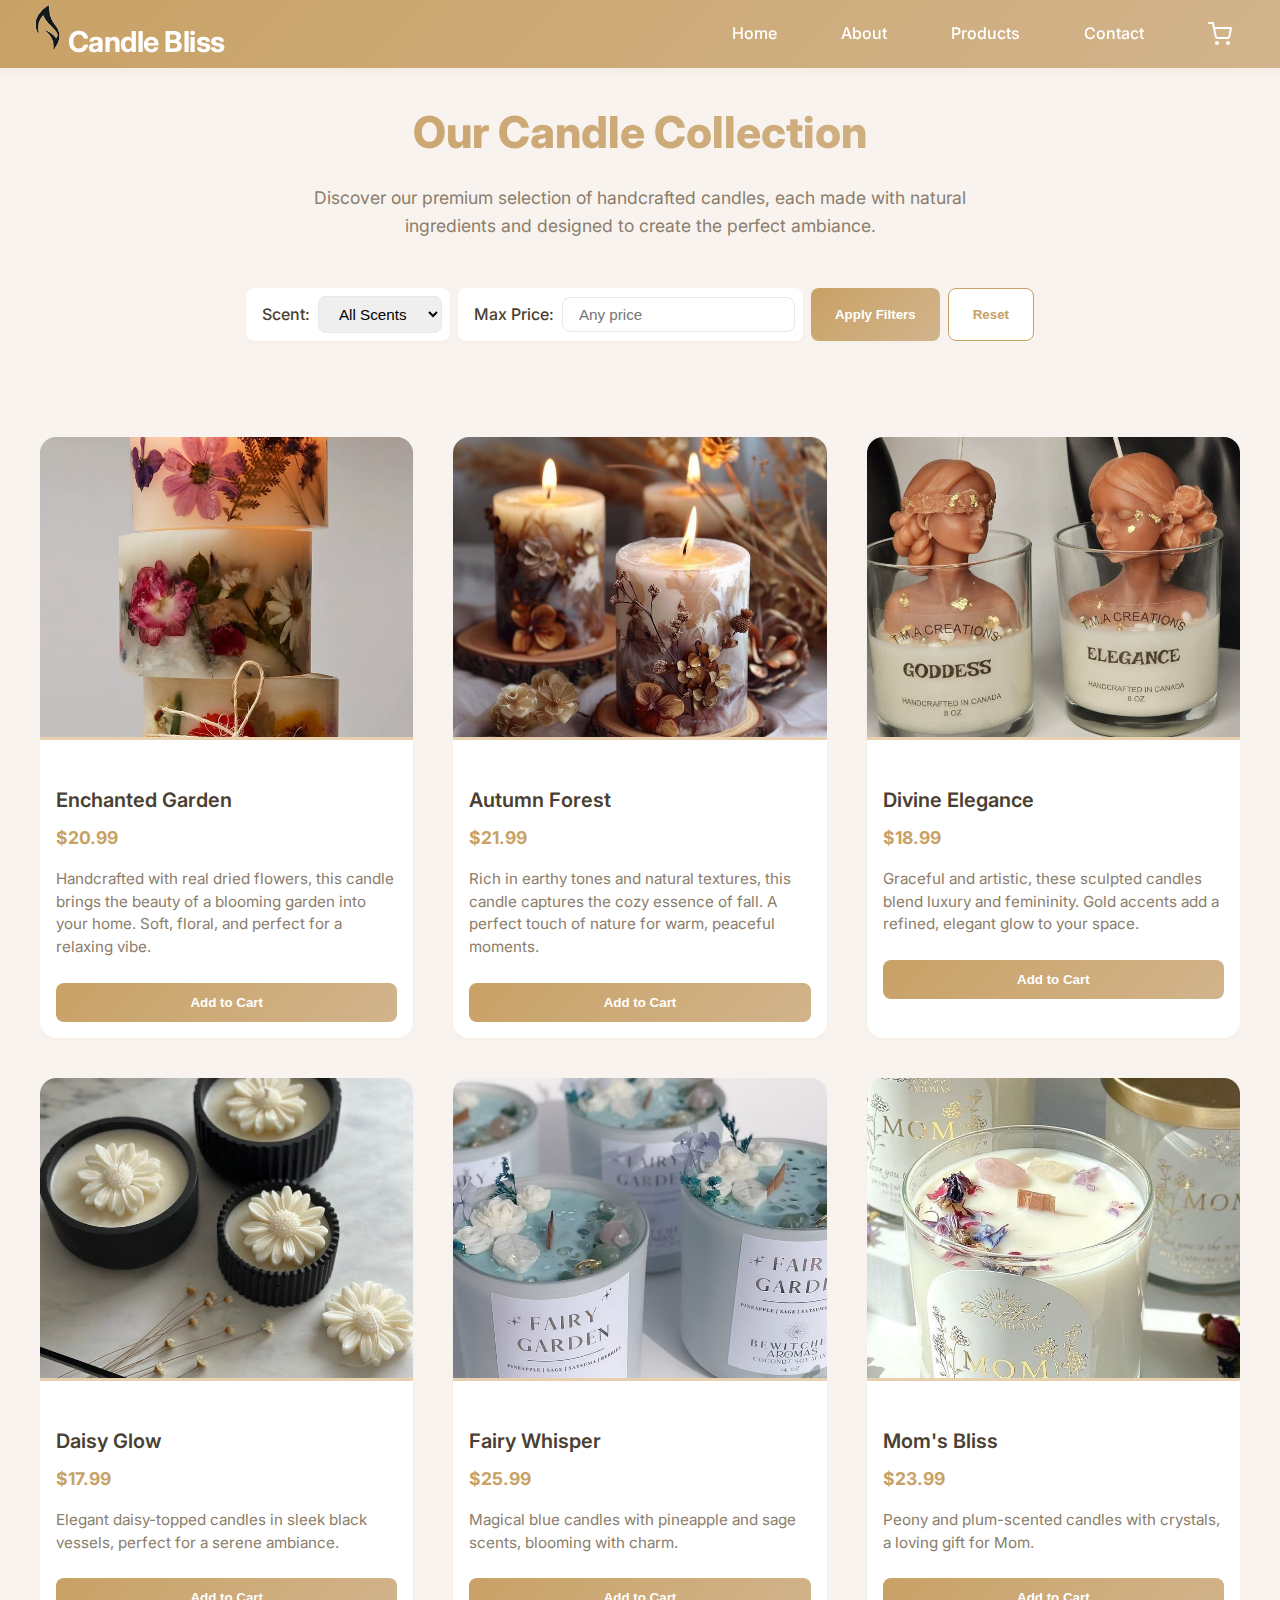
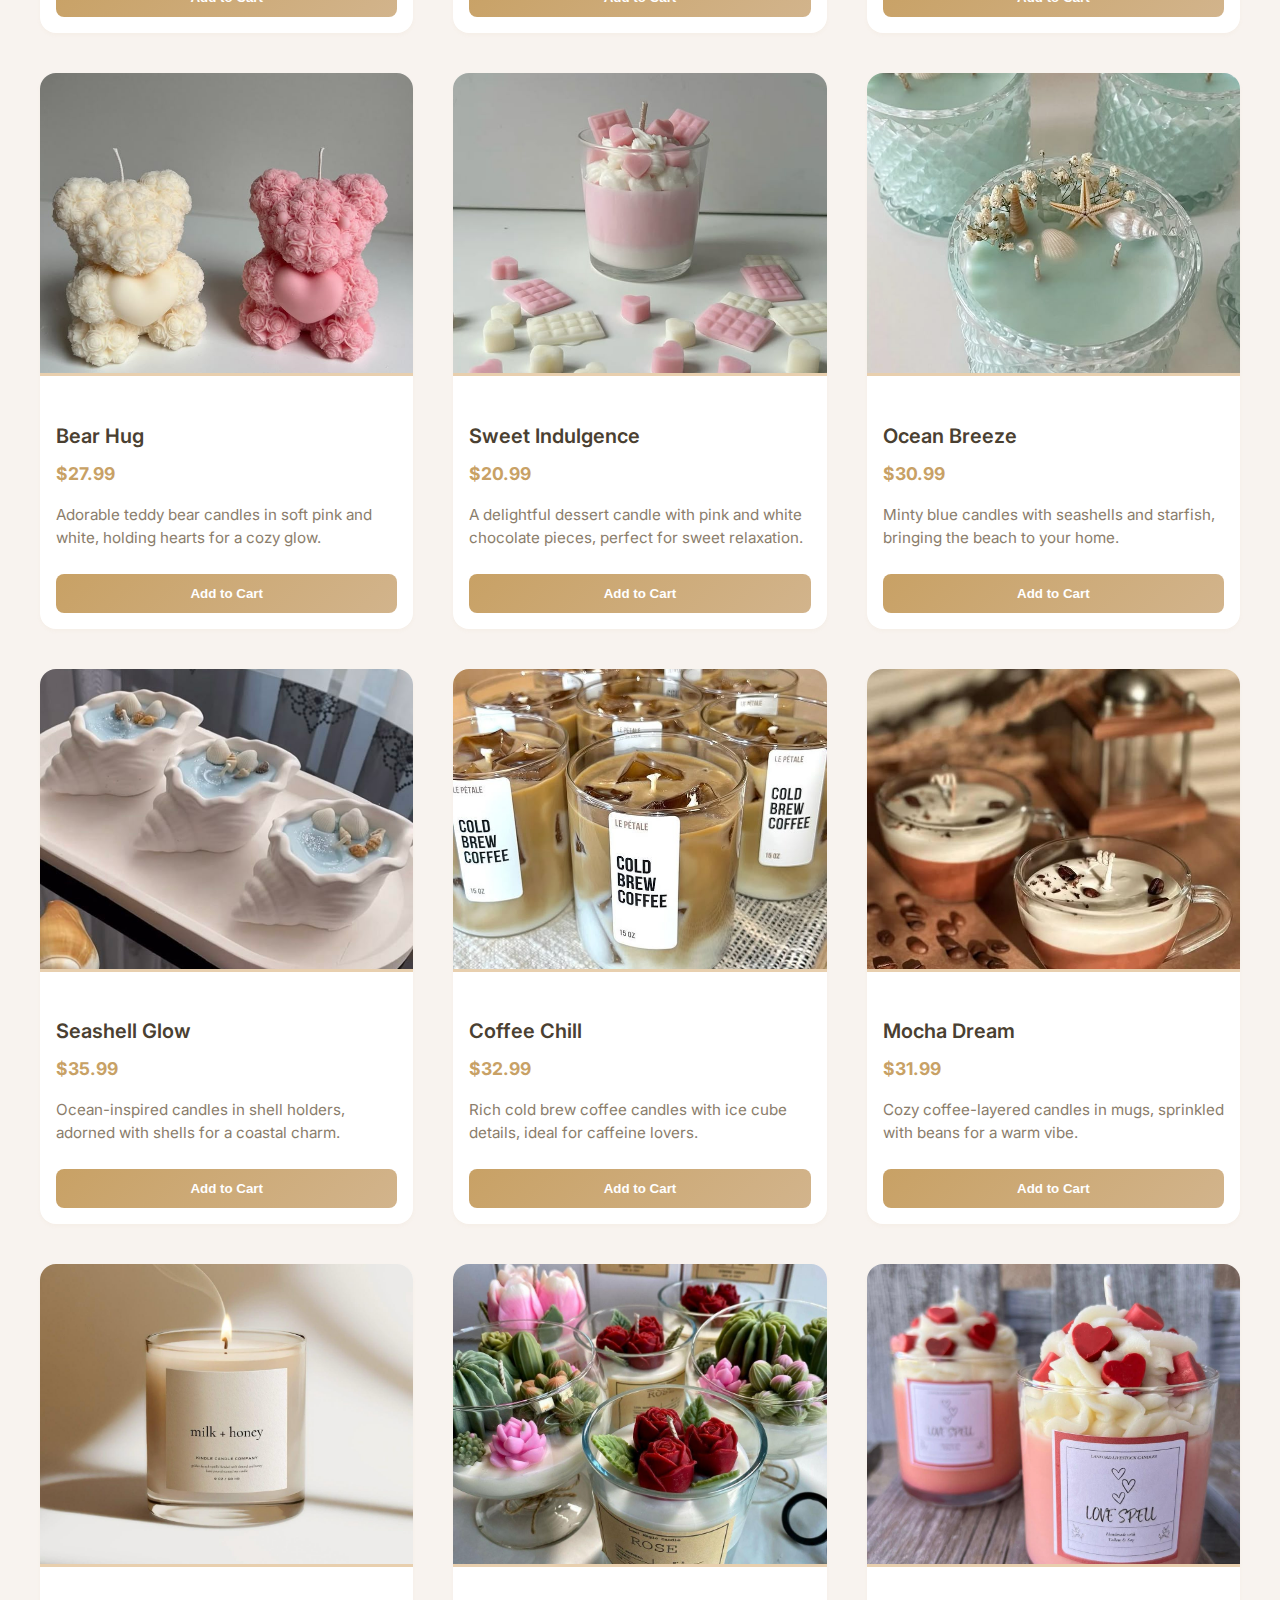
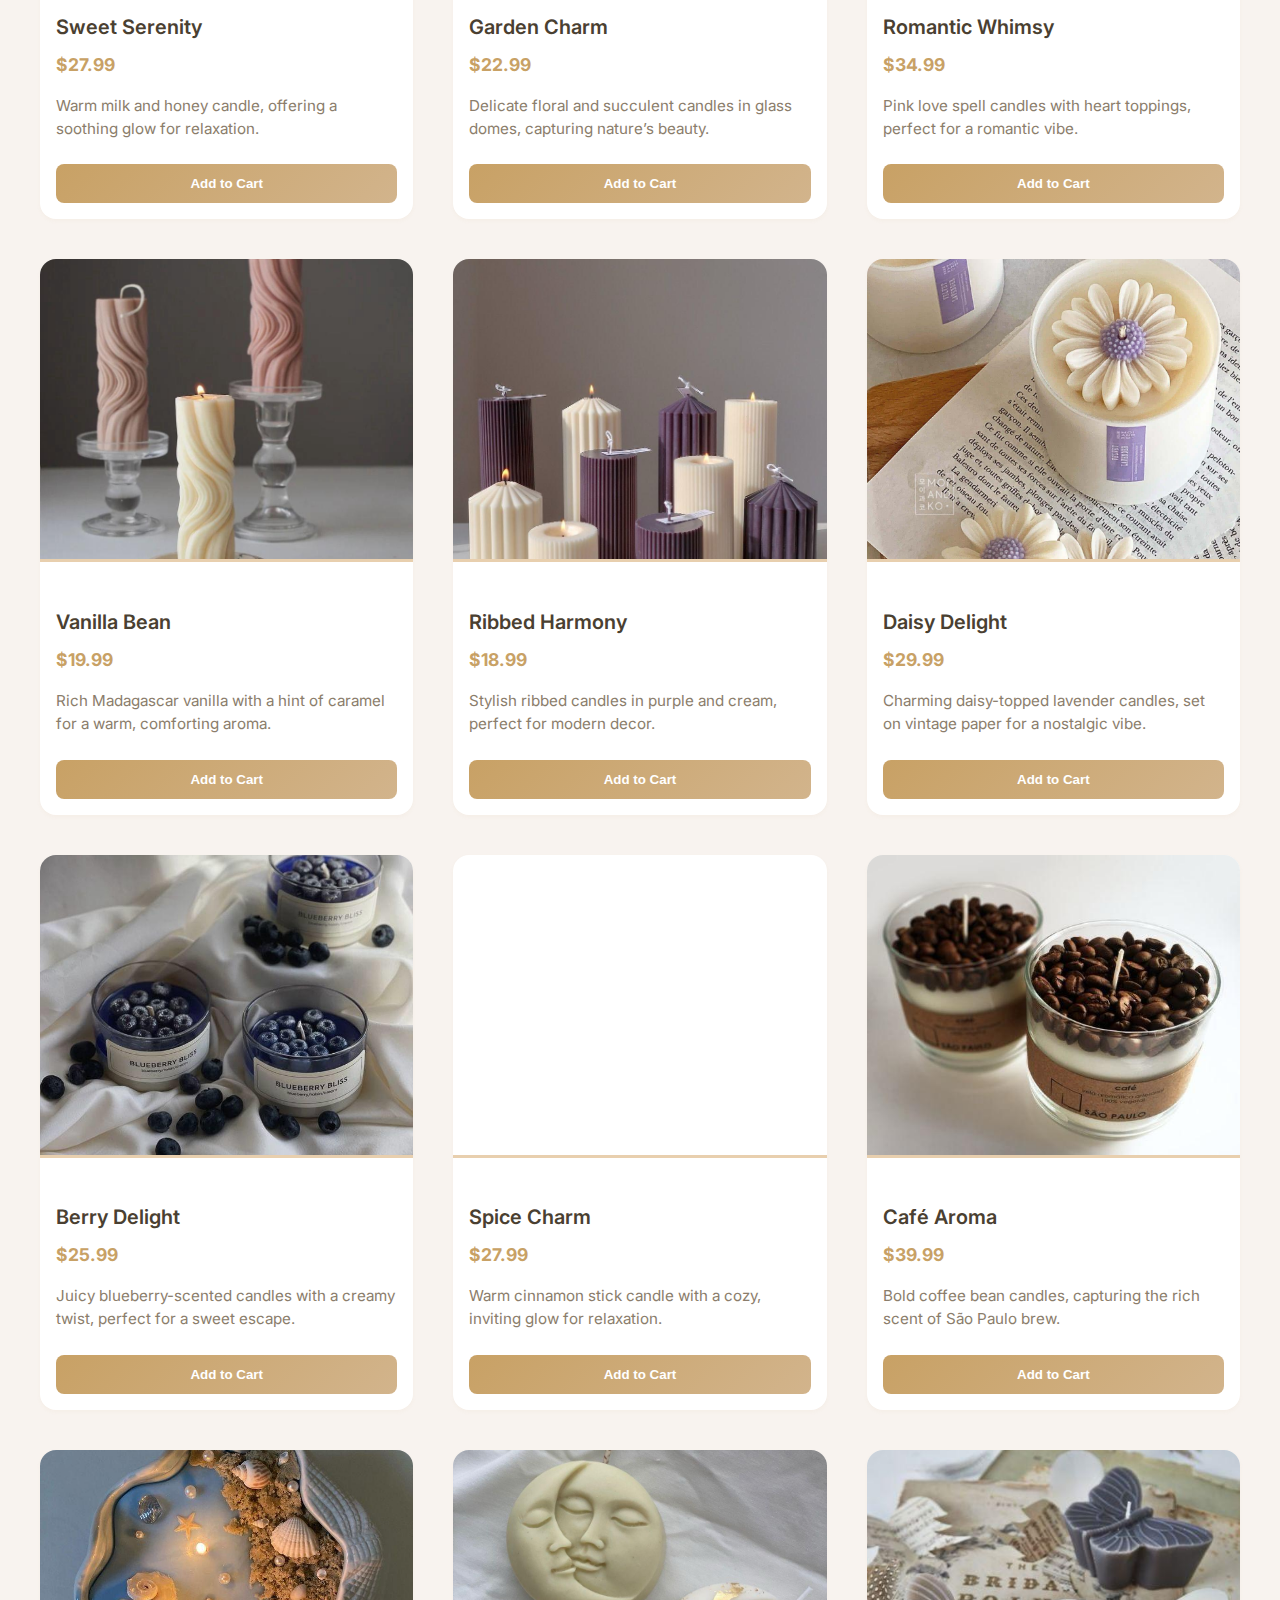
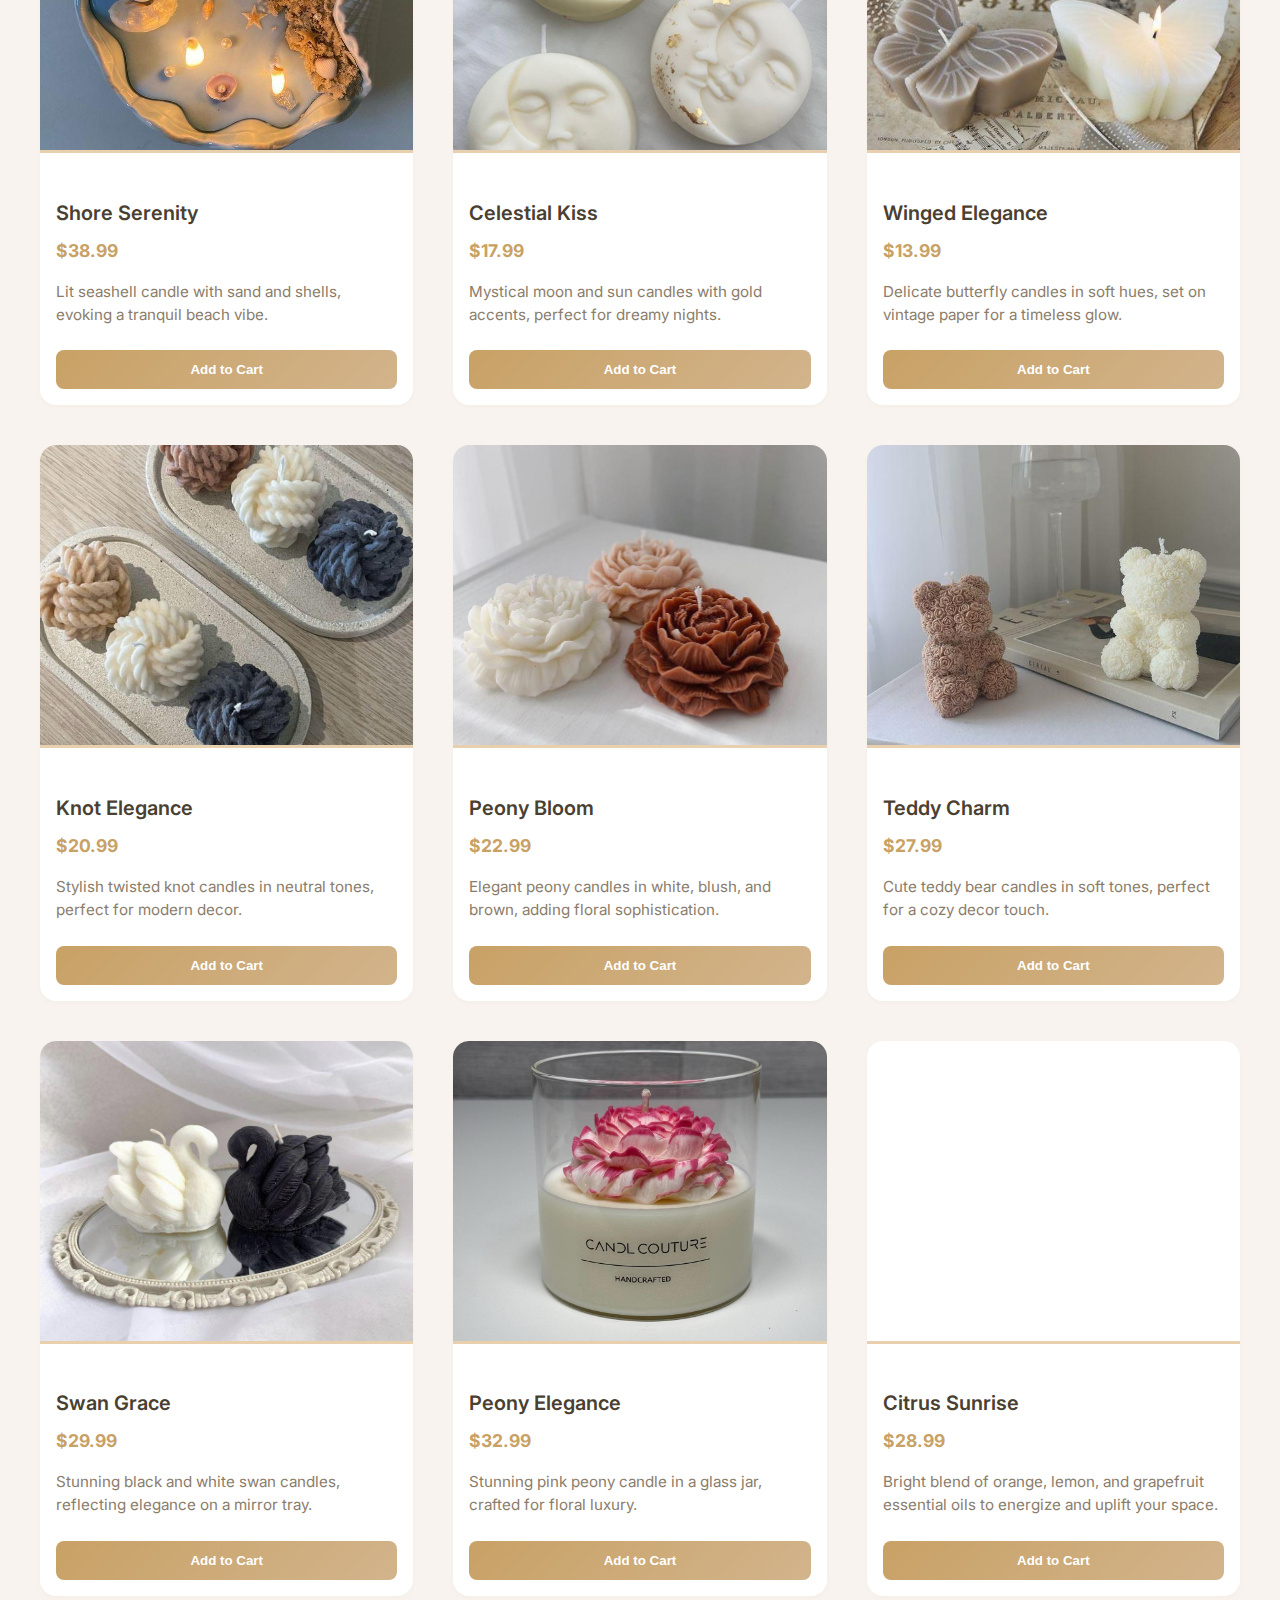
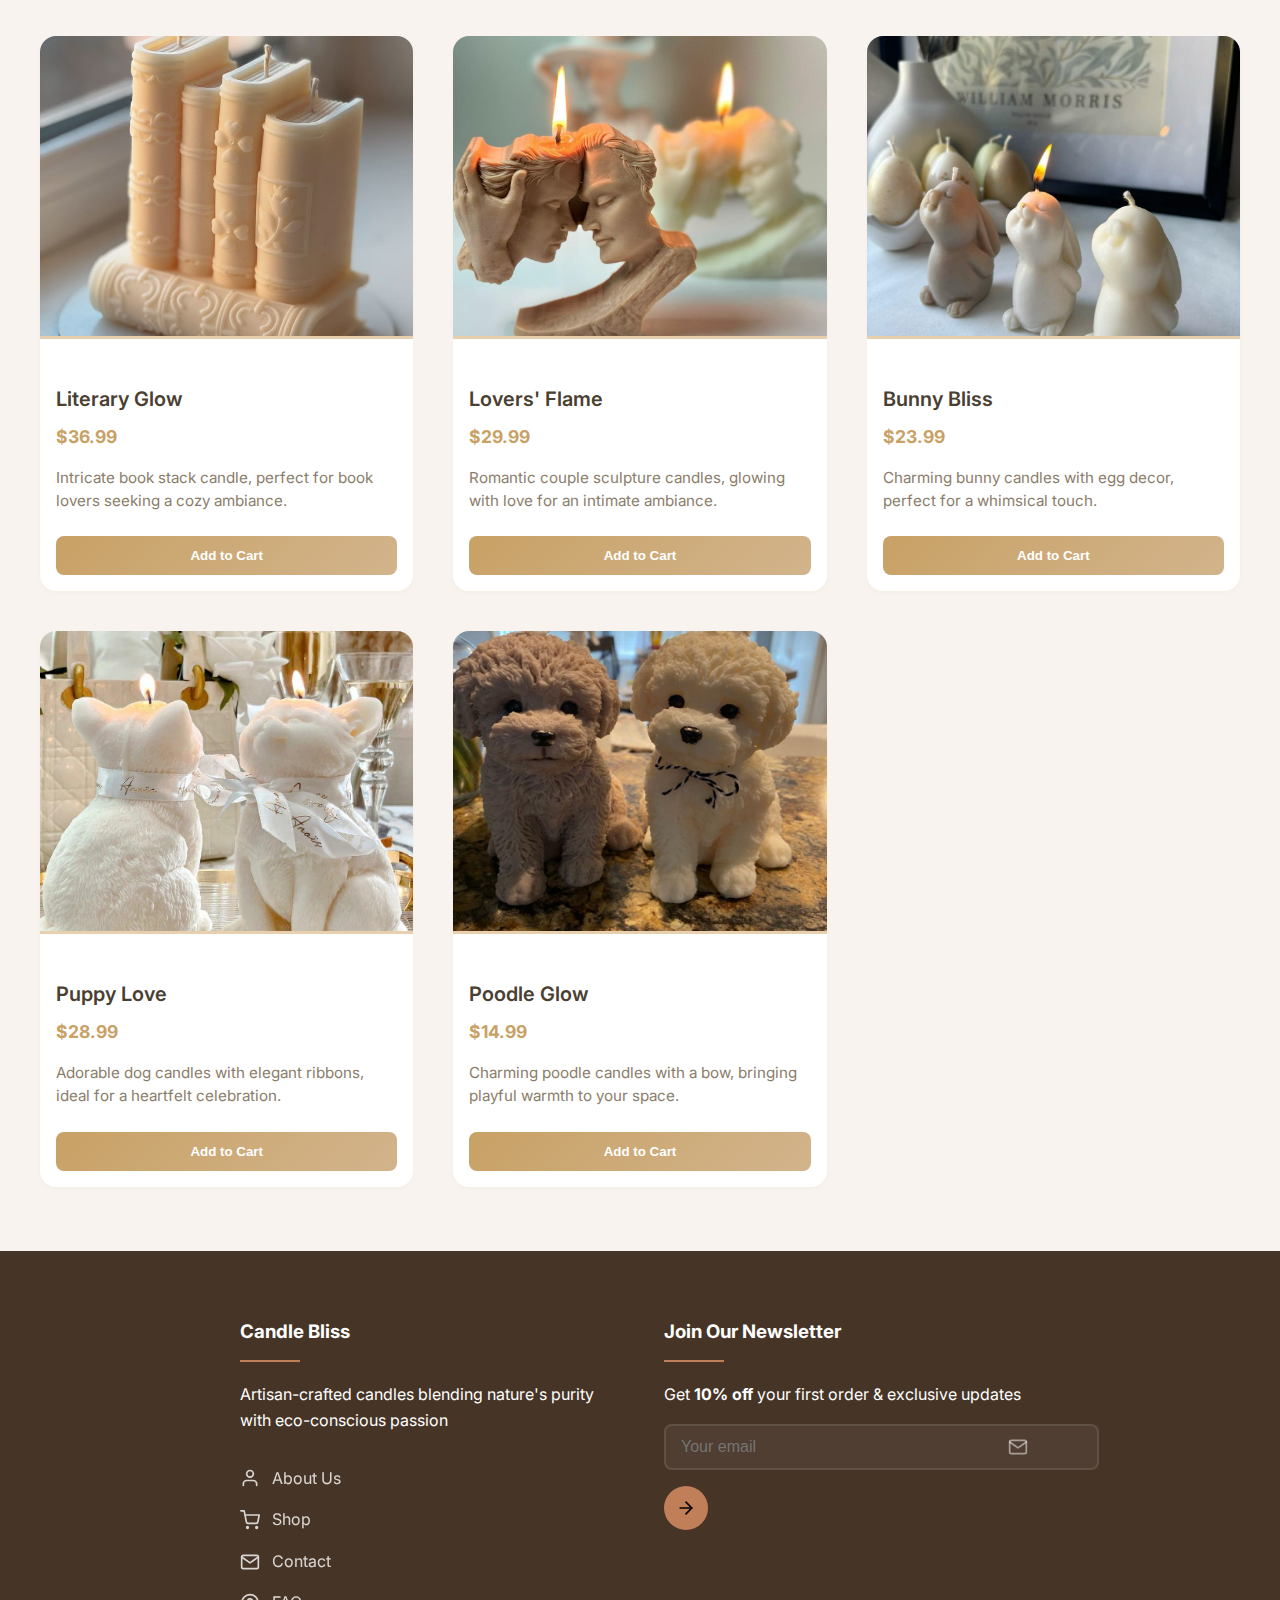
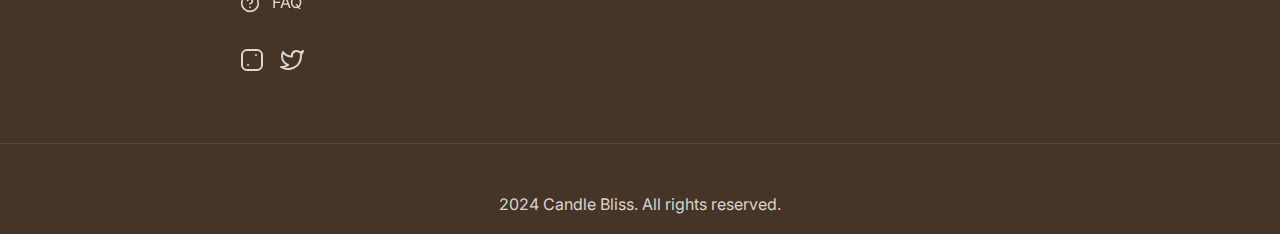
<file: candle-store/products.html>
<!DOCTYPE html>
<html lang="en">
<head>
    <meta charset="UTF-8">
    <meta name="viewport" content="width=device-width, initial-scale=1.0">
    <title>Products - Candle Bliss</title>
    <link href="https://fonts.googleapis.com/css2?family=Inter:wght@400;500;600;700&display=swap" rel="stylesheet">
    <style>
        :root {
            --primary-purple: #c8a165;
            --primary-blue: #d2b48c;
            --light-purple: #e8cfae;
            --light-blue: #f0d8b8;
            --background: #f8f3ef;
            --card-bg: #ffffff;
            --text-dark: #4a4031;
            --text-light: #8b7d6b;
            --shadow-sm: 0 2px 4px rgba(200, 161, 101, 0.05);
            --shadow-md: 0 4px 8px rgba(200, 161, 101, 0.08);
            --shadow-lg: 0 8px 16px rgba(200, 161, 101, 0.12);
            --transition: all 0.3s cubic-bezier(0.4, 0, 0.2, 1);
        }

        body {
            font-family: 'Inter', sans-serif;
            background-color: var(--background);
            color: var(--text-dark);
            min-height: 100vh;
            display: flex;
            flex-direction: column;
            line-height: 1.6;
            margin: 0;
        }

        /* Navigation */
        nav {
            background: linear-gradient(135deg, var(--primary-purple), var(--primary-blue));
            padding: 1.5rem 2rem;
            display: flex;
            justify-content: space-between;
            align-items: center;
            box-shadow: var(--shadow-md);
            backdrop-filter: blur(8px);
            position: sticky;
            top: 0;
            z-index: 100;
            height: 20px;
        }

        .logo {
            font-size: 1.8rem;
            font-weight: 700;
            color: white;
            letter-spacing: -0.5px;
        }

        .nav-links {
            display: flex;
            gap: 2rem;
        }

        .nav-links a {
            color: white;
            font-weight: 500;
            transition: var(--transition);
            position: relative;
            padding: 0.5rem 1rem;
            border-radius: 8px;
        }

        .nav-links a:hover {
            background: rgba(255, 255, 255, 0.1);
            transform: translateY(-2px);
        }

        .nav-links a::after {
            content: '';
            position: absolute;
            bottom: -5px;
            left: 0;
            width: 0;
            height: 2px;
            background-color: white;
            transition: width 0.3s ease;
        }

        .nav-links a:hover::after {
            width: 100%;
        }

        .cart-icon {
            position: relative;
            display: flex;
            align-items: center;
        }

        .cart-count {
            position: absolute;
            top: -8px;
            right: -8px;
            background-color: #ef4444;
            color: white;
            border-radius: 50%;
            width: 20px;
            height: 20px;
            display: flex;
            align-items: center;
            justify-content: center;
            font-size: 0.75rem;
            font-weight: 600;
        }


        /* Main Content */
        main {
            flex: 1;
            max-width: 1400px;
            margin: 0 auto;
            width: 100%;
        }

        .page-header {
            text-align: center;
            margin-bottom: 3rem;
        }

        .page-header h1 {
            font-size: 2.75rem;
            font-weight: 800;
            background: linear-gradient(90deg, var(--primary-purple), var(--primary-blue));
            -webkit-background-clip: text;
            background-clip: text;
            color: transparent;
            margin-bottom: 1rem;
        }

        .page-header p {
            color: var(--text-light);
            font-size: 1.1rem;
            max-width: 700px;
            margin: 0 auto;
        }

        /* Filter Controls */
        .filter-controls {
            display: flex;
            justify-content: center;
            gap: 0.5rem;
            margin-bottom: 2rem;
            flex-wrap: wrap;
        }

        .filter-group {
            display: flex;
            align-items: center;
            background: white;
            padding: 0.5rem;
            border-radius: 0.5rem;
            box-shadow: var(--shadow-sm);
        }

        .filter-group label {
            font-weight: 500;
            color: var(--text-dark);
            margin-right: 0.5rem;
            padding-left: 0.5rem;
        }

        .filter-group select,
        .filter-group input {
            padding: 0.5rem 1rem;
            border: 1px solid #e2e8f0;
            border-radius: 0.5rem;
            font-size: 0.95rem;
            transition: var(--transition);
        }

        .filter-group select:focus,
        .filter-group input:focus {
            outline: none;
            border-color: var(--light-purple);
            box-shadow: 0 0 0 3px rgba(168, 85, 247, 0.1);
        }

        .filter-button {
            padding: 0.5rem 1.5rem;
            background: linear-gradient(135deg, var(--primary-purple), var(--primary-blue));
            color: white;
            border: none;
            border-radius: 0.5rem;
            font-weight: 600;
            cursor: pointer;
            transition: var(--transition);
            box-shadow: var(--shadow-sm);
        }

        .filter-button:hover {
            opacity: 0.9;
            transform: translateY(-2px);
            box-shadow: var(--shadow-md);
        }

        .reset-button {
            padding: 0.5rem 1.5rem;
            background: white;
            color: var(--primary-purple);
            border: 1px solid var(--primary-purple);
            border-radius: 0.5rem;
            font-weight: 600;
            cursor: pointer;
            transition: var(--transition);
        }

        .reset-button:hover {
            background: #f5f3ff;
        }

        /* Product Grid */
        .featured {
            padding: 4rem 1rem;
            max-width: 1200px;
            margin: 0 auto;
        }
       
       
        .product-grid {
            display: grid;
            grid-template-columns: repeat(auto-fit, minmax(280px, 1fr));
            gap: 2.5rem;
        }

        .product-card {
            background: var(--card-bg);
            border-radius: 1rem;
            overflow: hidden;
            box-shadow: var(--shadow-sm);
            transition: var(--transition);
            position: relative;
        }

        .product-card:hover {
            transform: translateY(-10px);
            box-shadow: var(--shadow-lg);
        }

        .product-badge {
            position: absolute;
            top: 1rem;
            right: 1rem;
            background-color: var(--primary-blue);
            color: white;
            padding: 0.25rem 0.75rem;                                                                                                                                                                                       
            border-radius: 50px;
            font-size: 0.8rem;
            font-weight: 600;
            z-index: 2;
        }

        .product-image {
            width: 100%;
            height: 300px;
            object-fit: cover;
            border-bottom: 3px solid var(--light-purple);
        }

        .product-info {
            padding: 1rem;
        }

        .product-info h3 {
            font-size: 1.25rem;
            font-weight: 600;
            margin-bottom: 0.5rem;
            color: var(--text-dark);
        }

        .product-info .price {
            font-size: 1.1rem;
            font-weight: 700;
            color: var(--primary-purple);
            margin-bottom: 1rem;
        }

        .product-info .description {
            color: var(--text-light);
            font-size: 0.95rem;
            margin-bottom: 1.5rem;
            line-height: 1.5;
        }

        .add-to-cart {
            display: inline-block;
            width: 100%;
            padding: 0.75rem;
            background: linear-gradient(135deg, var(--primary-purple), var(--primary-blue));
            color: white;
            font-weight: 600;
            border: none;
            border-radius: 0.5rem;
            cursor: pointer;
            transition: var(--transition);
        }

        .add-to-cart:hover {
            opacity: 0.9;
            transform: translateY(-2px);
            box-shadow: var(--shadow-md);
        }

        /* Empty State */
        .empty-state {
            text-align: center;
            padding: 4rem 0;
            grid-column: 1 / -1;
        }

        .empty-state svg {
            width: 100px;
            height: 100px;
            color: var(--light-purple);
            margin-bottom: 1.5rem;
        }

        .empty-state h3 {
            font-size: 1.5rem;
            font-weight: 600;
            color: var(--text-dark);
            margin-bottom: 1rem;
        }

        .empty-state p {
            color: var(--text-light);
            margin-bottom: 1.5rem;
            max-width: 500px;
            margin-left: auto;
            margin-right: auto;
        }

        .empty-state button {
            padding: 0.75rem 1.5rem;
            background: linear-gradient(135deg, var(--primary-purple), var(--primary-blue));
            color: white;
            border: none;
            border-radius: 0.5rem;
            font-weight: 600;
            cursor: pointer;
            transition: var(--transition);
        }

        .empty-state button:hover {
            opacity: 0.9;
            box-shadow: var(--shadow-md);
        }

        /* Footer */
        footer {
            background: #463426;
            color: white;
            padding: 3rem 0 0;
            margin: 0;
        }

        .footer-container {
            max-width: 800px;
            margin: 0 auto;
            display: grid;
            grid-template-columns: repeat(auto-fit, minmax(250px, 1fr));
            gap: 3rem;
        }

        .footer-links {
            list-style: none;
            padding: 0;
            margin: 2rem 0;
        }

        .footer-links li {
            margin-bottom: 1rem;
        }

        .footer-links a {
            color: white;
            text-decoration: none;
            display: flex;
            align-items: center;
            gap: 0.75rem;
            transition: var(--transition);
            opacity: 0.8;
        }

        .footer-links a:hover {
            opacity: 1;
            transform: translateX(5px);
        }

        .footer-links svg {
            width: 20px;
            height: 20px;
        }

        .social-links {
            display: flex;
            gap: 1rem;
            margin-top: 2rem;
        }

        .social-links a {
            color: white;
            opacity: 0.8;
            transition: var(--transition);
        }

        .social-links a:hover {
            opacity: 1;
            transform: translateY(-3px);
        }

        .copyright {
            text-align: center;
            margin-top: 4rem;
            padding-top: 2rem;
            border-top: 1px solid rgba(255, 255, 255, 0.1);
            color: rgba(255, 255, 255, 0.8);
        }

        @keyframes countUp {
            from {
                transform: translateY(20px);
                opacity: 0;
            }
            to {
                transform: translateY(0);
                opacity: 1;
            }
        }

        .footer-col h3 {
            position: relative;
            padding-bottom: 15px;
            margin-bottom: 20px;
        }
        
        .footer-col h3::after {
            content: '';
            position: absolute;
            bottom: 0;
            left: 0;
            width: 60px;
            height: 2px;
            background: #c17f59;
            transition: width 0.3s ease;
        }
        
        .footer-col h3:hover::after {
            width: 80px;
        }
        
        /* Responsive */
        @media (max-width: 768px) {
            .nav-links {
                gap: 1.5rem;
            }
            
            .page-header h1 {
                font-size: 2.25rem;
            }
            
            .filter-controls {
                flex-direction: column;
                align-items: stretch;
            }
            
            .filter-group {
                width: 100%;
            }
            
            .product-grid {
                grid-template-columns: 1fr;
            }
        }

        /* Value Card */
        .value-card {
            background: var(--card-bg);
            border-radius: 0.75rem;
            padding: 1.5rem;
            box-shadow: var(--shadow-sm);
            text-align: center;
            transition: var(--transition);
        }

        .value-card:hover {
            transform: translateY(-3px);
            box-shadow: var(--shadow-md);
        }

        .value-icon {
            width: 60px;
            height: 60px;
            margin: 0 auto 1rem;
            background: linear-gradient(135deg, var(--primary-purple), var(--primary-blue));
            border-radius: 50%;
            display: flex;
            align-items: center;
            justify-content: center;
        }
        .nav-links {
                gap: 1rem;
            }
        .logo {
            font-size: 1.8rem;
            font-weight: 700;
            color: white;
            letter-spacing: -0.5px;
            text-decoration: none;
        }

        .nav-links {
            display: flex;
            gap: 2rem;
        }

        .nav-links a {
            color: white;
            font-weight: 500;
            text-decoration: none;
            transition: var(--transition);
            position: relative;
            padding: 0.5rem 1rem;
            border-radius: 8px;
        }

        .nav-links a:hover {
            background: rgba(255, 255, 255, 0.1);
            transform: translateY(-2px);
        }
        .logo img{
            width: 30px;
           height: 50px;
        }
    </style>
</head>
<body>
    <!-- Navigation -->
    <nav>
        <div class="logo">
            <img src="images/logo o sf.png" alt="">
            <span>Candle Bliss</span>
        </div>
        <div class="nav-links">
            <a href="index.html">Home</a>
            <a href="about.html">About</a>
            <a href="products.html">Products</a>
            <a href="contact.html">Contact</a>
            <a href="cart.html" class="cart-icon">
                <svg xmlns="http://www.w3.org/2000/svg" width="24" height="24" viewBox="0 0 24 24" fill="none" stroke="currentColor" stroke-width="2" stroke-linecap="round" stroke-linejoin="round">
                    <circle cx="9" cy="21" r="1"></circle>
                    <circle cx="20" cy="21" r="1"></circle>
                    <path d="M1 1h4l2.68 13.39a2 2 0 0 0 2 1.61h9.72a2 2 0 0 0 2-1.61L23 6H6"></path>
                </svg>
                <span class="cart-count">0</span>
            </a>
        </div>
    </nav>

    <!-- Main Content -->
    <main>
        <div class="page-header">
            <h1>Our Candle Collection</h1>
            <p>Discover our premium selection of handcrafted candles, each made with natural ingredients and designed to create the perfect ambiance.</p>
        </div>

        <!-- Filter Controls -->
        <div class="filter-controls">
            <div class="filter-group">
                <label for="filter">Scent:</label>
                <select id="filter">
                    <option value="">All Scents</option>
                    <option value="Animals">Animals</option>
                    <option value="Vanilla">Vanilla</option>
                    <option value="Ocean">Ocean</option>
                    <option value="Sweet">Sweet</option>
                    <option value="Garden">Garden</option>
                    <option value="Bliss">Bliss</option>
                    <option value="Coffee">Coffee</option>
                    <option value="Cinnamon">Cinnamon</option>
                    <option value="Romantic">Romantic</option>
                    <option value="Books">Books</option>
                    <option value="Berry">Berry</option>
                </select>
            </div>
            <div class="filter-group">
                <label for="max-price">Max Price:</label>
                <input type="number" id="max-price" placeholder="Any price" min="0">
            </div>
            <button id="filter-button" class="filter-button">Apply Filters</button>
            <button id="reset-button" class="reset-button">Reset</button>
        </div>
<section class="featured">
    <div class="product-grid">
        <div class="product-card">
            <img src="images/im1.jpg" alt="Bougie parfumée Enchanted Garden" width="300" height="300" loading="lazy" aria-label="Bougie parfumée Enchanted Garden" class="product-image">
            <div class="product-info">
                <h3>Enchanted Garden</h3>
                <div class="price">$20.99</div>
                <p class="description">Handcrafted with real dried flowers, this candle brings the beauty of a blooming garden into your home. Soft, floral, and perfect for a relaxing vibe.</p>
                <button class="add-to-cart" data-id="1" >Add to Cart</button>
            </div>
        </div>

        <div class="product-card">
            <img src="images/im2.jpg" alt="Autumn Forest" class="product-image">
            <div class="product-info">
                <h3>Autumn Forest</h3>
                <div class="price">$21.99</div>
                <p class="description">Rich in earthy tones and natural textures, this candle captures the cozy essence of fall. A perfect touch of nature for warm, peaceful moments.</p>
                <button class="add-to-cart" data-id="2">Add to Cart</button>
            </div>
        </div>

        <div class="product-card">
            <img src="images/im3.jpg" alt="Divine Elegance" class="product-image">
            <div class="product-info">
                <h3>Divine Elegance</h3>
                <div class="price">$18.99</div>
                <p class="description">Graceful and artistic, these sculpted candles blend luxury and femininity. Gold accents add a refined, elegant glow to your space.</p>
                <button class="add-to-cart" data-id="3">Add to Cart</button>
            </div>
        </div>

        <div class="product-card">
            <img src="images/im4.jpg" alt="Daisy Glow Candle" class="product-image">
            <div class="product-info">
                <h3> Daisy Glow</h3>
                <div class="price">$17.99</div>
                <p class="description">Elegant daisy-topped candles in sleek black vessels, perfect for a serene ambiance.</p>
                <button class="add-to-cart" data-id="4">Add to Cart</button>
            </div>
        </div>

        <div class="product-card">
            <img src="images/im5.jpg" alt="Fairy Whisper Candle" class="product-image">
            <div class="product-info">
                <h3>Fairy Whisper</h3>
                <div class="price">$25.99</div>
                <p class="description">Magical blue candles with pineapple and sage scents, blooming with charm.</p>
                <button class="add-to-cart" data-id="5">Add to Cart</button>
            </div>
        </div>

        <div class="product-card">
            <img src="images/im6.jpg" alt="Mom's Bliss Candle" class="product-image">
            <div class="product-info">
                <h3>Mom's Bliss</h3>
                <div class="price">$23.99</div>
                <p class="description">Peony and plum-scented candles with crystals, a loving gift for Mom.</p>
                <button class="add-to-cart" data-id="6">Add to Cart</button>
            </div>
        </div>

        <div class="product-card">
            <img src="images/im7.jpg" alt="Bear Hug Candle" class="product-image">
            <div class="product-info">
                <h3>Bear Hug</h3>
                <div class="price">$27.99</div>
                <p class="description">Adorable teddy bear candles in soft pink and white, holding hearts for a cozy glow.</p>
                <button class="add-to-cart" data-id="7">Add to Cart</button>
            </div>
        </div>

        <div class="product-card">
            <img src="images/im8.jpg" alt="Sweet Indulgence Candle" class="product-image">
            <div class="product-info">
                <h3>Sweet Indulgence</h3>
                <div class="price">$20.99</div>
                <p class="description">A delightful dessert candle with pink and white chocolate pieces, perfect for sweet relaxation.</p>
                <button class="add-to-cart" data-id="8">Add to Cart</button>
            </div>
        </div>

        <div class="product-card">
            <img src="images/im9.jpg" alt="Ocean Breeze Candle" class="product-image">
            <div class="product-info">
                <h3>Ocean Breeze</h3>
                <div class="price">$30.99</div>
                <p class="description">Minty blue candles with seashells and starfish, bringing the beach to your home.</p>
                <button class="add-to-cart" data-id="9">Add to Cart</button>
            </div>
        </div>

        <div class="product-card">
            <img src="images/im10.jpg" alt="Seashell Glow Candle" width="300" height="300" loading="lazy" aria-label="Bougie parfumée Seashell Glow" class="product-image">
            <div class="product-info">
                <h3>Seashell Glow</h3>
                <div class="price">$35.99</div>
                <p class="description">Ocean-inspired candles in shell holders, adorned with shells for a coastal charm.</p>
                <button class="add-to-cart" data-id="10">Add to Cart</button>
            </div>
        </div>

        <div class="product-card">
            <img src="images/im11.jpg" alt="Coffee Chill Candle" class="product-image">
            <div class="product-info">
                <h3>Coffee Chill</h3>
                <div class="price">$32.99</div>
                <p class="description">Rich cold brew coffee candles with ice cube details, ideal for caffeine lovers.</p>
                <button class="add-to-cart" data-id="11">Add to Cart</button>
            </div>
        </div>

        <div class="product-card">
            <img src="images/im12.jpg" alt="Mocha Dream Candle" class="product-image">
            <div class="product-info">
                <h3>Mocha Dream</h3>
                <div class="price">$31.99</div>
                <p class="description">Cozy coffee-layered candles in mugs, sprinkled with beans for a warm vibe.</p>
                <button class="add-to-cart" data-id="12">Add to Cart</button>
            </div>
        </div>

        <div class="product-card">
            <img src="images/IMG-20250402-WA0001.jpg" alt="Sweet Serenity Candle" class="product-image">
            <div class="product-info">
                <h3>Sweet Serenity</h3>
                <div class="price">$27.99</div>
                <p class="description">Warm milk and honey candle, offering a soothing glow for relaxation.</p>
                <button class="add-to-cart" data-id="13" >Add to Cart</button>
            </div>
        </div>

        <div class="product-card">
            <img src="images/IMG-20250402-WA0002.jpg" alt="Garden Charm Candle" class="product-image">
            <div class="product-info">
                <h3>Garden Charm</h3>
                <div class="price">$22.99</div>
                <p class="description">Delicate floral and succulent candles in glass domes, capturing nature’s beauty.</p>
                <button class="add-to-cart"  data-id="14">Add to Cart</button>
            </div>
        </div>

        <div class="product-card">
            <img src="images/IMG-20250402-WA0003.jpg" alt="Romantic Whimsy Candle" class="product-image">
            <div class="product-info">
                <h3>Romantic Whimsy</h3>
                <div class="price">$34.99</div>
                <p class="description">Pink love spell candles with heart toppings, perfect for a romantic vibe.</p>
                <button class="add-to-cart" data-id="15">Add to Cart</button>
            </div>
        </div>

        <div class="product-card">
            <img src="images/IMG-20250402-WA0004.jpg" alt="Vanilla Bean Candle" class="product-image">
            <div class="product-info">
                <h3>Vanilla Bean</h3>
                <div class="price">$19.99</div>
                <p class="description">Rich Madagascar vanilla with a hint of caramel for a warm, comforting aroma.</p>
                <button class="add-to-cart" data-id="16">Add to Cart</button>
            </div>
        </div>

        <div class="product-card">
            <img src="images/IMG-20250402-WA0005.jpg" alt="Ribbed Harmony Candle" class="product-image">
            <div class="product-info">
                <h3>Ribbed Harmony</h3>
                <div class="price">$18.99</div>
                <p class="description">Stylish ribbed candles in purple and cream, perfect for modern decor.</p>
                <button class="add-to-cart" data-id="17" >Add to Cart</button>
            </div>
        </div>

        <div class="product-card">
            <img src="images/IMG-20250402-WA0006.jpg" alt="Daisy Delight Candle" class="product-image">
            <div class="product-info">
                <h3>Daisy Delight</h3>
                <div class="price">$29.99</div>
                <p class="description">Charming daisy-topped lavender candles, set on vintage paper for a nostalgic vibe.</p>
                <button class="add-to-cart" data-id="18">Add to Cart</button>
            </div>
        </div>

        <div class="product-card">
            <img src="images/im13.jpg" alt="Berry Delight Candle" class="product-image">
            <div class="product-info">
                <h3>Berry Delight</h3>
                <div class="price">$25.99</div>
                <p class="description">Juicy blueberry-scented candles with a creamy twist, perfect for a sweet escape.</p>
                <button class="add-to-cart" data-id="19" >Add to Cart</button>
            </div>
        </div>

        <div class="product-card">
            <img src="images/im14.jpg" alt="Spice Charm Candle" width="300" height="300" loading="lazy" aria-label="Bougie parfumée Spice Charm" class="product-image">
            <div class="product-info">
                <h3>Spice Charm</h3>
                <div class="price">$27.99</div>
                <p class="description">Warm cinnamon stick candle with a cozy, inviting glow for relaxation.</p>
                <button class="add-to-cart" data-id="20" >Add to Cart</button>
            </div>
        </div>

        <div class="product-card">
            <img src="images/im15.jpg" alt="Café Aroma Candle" class="product-image">
            <div class="product-info">
                <h3>Café Aroma</h3>
                <div class="price">$39.99</div>
                <p class="description">Bold coffee bean candles, capturing the rich scent of São Paulo brew.</p>
                <button class="add-to-cart" data-id="21">Add to Cart</button>
            </div>
        </div>

        <div class="product-card">
            <img src="images/im16.jpg" alt="Shore Serenity Candle" class="product-image">
            <div class="product-info">
                <h3>Shore Serenity</h3>
                <div class="price">$38.99</div>
                <p class="description">Lit seashell candle with sand and shells, evoking a tranquil beach vibe.</p>
                <button class="add-to-cart" data-id="22">Add to Cart</button>
            </div>
        </div>

        <div class="product-card">
            <img src="images/im17.jpg" alt="Celestial Kiss Candle" class="product-image">
            <div class="product-info">
                <h3>Celestial Kiss</h3>
                <div class="price">$17.99</div>
                <p class="description">Mystical moon and sun candles with gold accents, perfect for dreamy nights.</p>
                <button class="add-to-cart" data-id="23">Add to Cart</button>
            </div>
        </div>

        <div class="product-card">
            <img src="images/im18.jpg" alt="Winged Elegance Candle" class="product-image">
            <div class="product-info">
                <h3>Winged Elegance</h3>
                <div class="price">$13.99</div>
                <p class="description">Delicate butterfly candles in soft hues, set on vintage paper for a timeless glow.</p>
                <button class="add-to-cart" data-id="24">Add to Cart</button>
            </div>
        </div>

        
        <div class="product-card">
            <img src="images/im23.jpg" alt="Knot Elegance Candle" class="product-image">
            <div class="product-info">
                <h3>Knot Elegance</h3>
                <div class="price">$20.99</div>
                <p class="description">Stylish twisted knot candles in neutral tones, perfect for modern decor.</p>
                <button class="add-to-cart" data-id="29" >Add to Cart</button>
            </div>
        </div>

        <div class="product-card">
            <img src="images/im24.jpg" alt="Peony Bloom Candle" class="product-image">
            <div class="product-info">
                <h3>Peony Bloom</h3>
                <div class="price">$22.99</div>
                <p class="description">Elegant peony candles in white, blush, and brown, adding floral sophistication.</p>
                <button class="add-to-cart" data-id="30" >Add to Cart</button>
            </div>
        </div>

        <div class="product-card">
            <img src="images/im25.jpg" alt="Teddy Charm Candle" class="product-image">
            <div class="product-info">
                <h3>Teddy Charm</h3>
                <div class="price">$27.99</div>
                <p class="description">Cute teddy bear candles in soft tones, perfect for a cozy decor touch.</p>
                <button class="add-to-cart" data-id="31" >Add to Cart</button>
            </div>
        </div>
        <div class="product-card">
            <img src="images/im26.jpg" alt="Swan Grace Candle" class="product-image">
            <div class="product-info">
                <h3>Swan Grace</h3>
                <div class="price">$29.99</div>
                <p class="description">Stunning black and white swan candles, reflecting elegance on a mirror tray.</p>
                <button class="add-to-cart" data-id="32" >Add to Cart</button>
            </div>
        </div>

        <div class="product-card">
            <img src="images/im27.jpg" alt="Peony Elegance Candle" class="product-image">
            <div class="product-info">
                <h3>Peony Elegance</h3>
                <div class="price">$32.99</div>
                <p class="description">Stunning pink peony candle in a glass jar, crafted for floral luxury.</p>
                <button class="add-to-cart" data-id="33">Add to Cart</button>
            </div>
        </div>

        <div class="product-card">
            <img src="images/im28.jpg" alt="Citrus Sunrise Candle" width="300" height="300" loading="lazy" aria-label="Bougie parfumée Citrus Sunrise" class="product-image">
            <div class="product-info">
                <h3>Citrus Sunrise</h3>
                <div class="price">$28.99</div>
                <p class="description">Bright blend of orange, lemon, and grapefruit essential oils to energize and uplift your space.</p>
                <button class="add-to-cart" data-id="34">Add to Cart</button>
            </div>
        </div>

        <div class="product-card">
            <img src="images/im29.jpg" alt="Literary Glow Candle" class="product-image">
            <div class="product-info">
                <h3>Literary Glow</h3>
                <div class="price">$36.99</div>
                <p class="description">Intricate book stack candle, perfect for book lovers seeking a cozy ambiance.</p>
                <button class="add-to-cart" data-id="35" >Add to Cart</button>
            </div>
        </div>


        <div class="product-card">
            <img src="images/im19.jpg" alt="Lovers' Flame Candle" class="product-image">
            <div class="product-info">
                <h3>Lovers' Flame</h3>
                <div class="price">$29.99</div>
                <p class="description">Romantic couple sculpture candles, glowing with love for an intimate ambiance.</p>
                <button class="add-to-cart" data-id="25" >Add to Cart</button>
            </div>
        </div>

        <div class="product-card">
            <img src="images/im20.jpg" alt="Bunny Bliss Candle" class="product-image">
            <div class="product-info">
                <h3>Bunny Bliss</h3>
                <div class="price">$23.99</div>
                <p class="description">Charming bunny candles with egg decor, perfect for a whimsical touch.</p>
                <button class="add-to-cart" data-id="26" >Add to Cart</button>
            </div>
        </div>

        <div class="product-card">
            <img src="images/im21.jpg" alt="Puppy Love Candle" class="product-image">
            <div class="product-info">
                <h3>Puppy Love</h3>
                <div class="price">$28.99</div>
                <p class="description">Adorable dog candles with elegant ribbons, ideal for a heartfelt celebration.</p>
                <button class="add-to-cart" data-id="27">Add to Cart</button>
            </div>
        </div>

        <div class="product-card">
            <img src="images/im22.jpg" alt="Poodle Glow Candle" class="product-image">
            <div class="product-info">
                <h3>Poodle Glow</h3>
                <div class="price">$14.99</div>
                <p class="description">Charming poodle candles with a bow, bringing playful warmth to your space.</p>
                <button class="add-to-cart" data-id="28" >Add to Cart</button>
            </div>
        </div>


    </div>
</section>       
            
        
    </main>

    <!-- Footer -->
    <footer>
        <div class="footer-container">
            <div class="footer-col">
                <h3>Candle Bliss</h3>
                <p>Artisan-crafted candles blending nature's purity with eco-conscious passion</p>
                <ul class="footer-links">
                    <li><a href="about.html"><svg xmlns="http://www.w3.org/2000/svg" width="24" height="24" viewBox="0 0 24 24" fill="none" stroke="currentColor" stroke-width="2" stroke-linecap="round" stroke-linejoin="round">
                        <path d="M20 21v-2a4 4 0 0 0-4-4H8a4 4 0 0 0-4 4v2"></path><circle cx="12" cy="7" r="4"></circle></svg> About Us</a></li>
                    <li><a href="products.html"><svg xmlns="http://www.w3.org/2000/svg" width="24" height="24" viewBox="0 0 24 24" fill="none" stroke="currentColor" stroke-width="2" stroke-linecap="round" stroke-linejoin="round">
                        <circle cx="9" cy="21" r="1"></circle><circle cx="20" cy="21" r="1"></circle><path d="M1 1h4l2.68 13.39a2 2 0 0 0 2 1.61h9.72a2 2 0 0 0 2-1.61L23 6H6"></path></svg> Shop</a></li>
                    <li><a href="contact.html"><svg xmlns="http://www.w3.org/2000/svg" width="24" height="24" viewBox="0 0 24 24" fill="none" stroke="currentColor" stroke-width="2" stroke-linecap="round" stroke-linejoin="round">
                        <path d="M4 4h16c1.1 0 2 .9 2 2v12c0 1.1-.9 2-2 2H4c-1.1 0-2-.9-2-2V6c0-1.1.9-2 2-2z"></path><polyline points="22,6 12,13 2,6"></polyline></svg> Contact</a></li>
                    <li><a href="faq.html"><svg xmlns="http://www.w3.org/2000/svg" width="24" height="24" viewBox="0 0 24 24" fill="none" stroke="currentColor" stroke-width="2" stroke-linecap="round" stroke-linejoin="round">
                        <circle cx="12" cy="12" r="10"></circle><path d="M9.09 9a3 3 0 0 1 5.83 1c0 2-3 3-3 3"></path><line x1="12" y1="17" x2="12.01" y2="17"></line></svg> FAQ</a></li>
                </ul>
                <div class="social-links">
                    <a href="#"><svg xmlns="http://www.w3.org/2000/svg" width="24" height="24" viewBox="0 0 24 24" fill="none" stroke="currentColor" stroke-width="2" stroke-linecap="round" stroke-linejoin="round">
                        <rect x="2" y="2" width="20" height="20" rx="5"></rect>
                        <line x1="16" y1="7" x2="16" y2="7"></line>
                        <line x1="8" y1="17" x2="8" y2="17"></line>
                    </svg></a>
                    <a href="#"><svg xmlns="http://www.w3.org/2000/svg" width="24" height="24" viewBox="0 0 24 24" fill="none" stroke="currentColor" stroke-width="2" stroke-linecap="round" stroke-linejoin="round">
                        <path d="M23 3a10.9 10.9 0 0 1-3.14 1.53 4.48 4.48 0 0 0-7.86 3v1A10.66 10.66 0 0 1 3 4s-4 9 5 13a11.64 11.64 0 0 1-7 2c9 5 20 0 20-11.5a4.5 4.5 0 0 0-.08-.83A7.72 7.72 0 0 0 23 3z"></path>
                    </svg></a>
                </div>
            </div>
            <div class="footer-col">
                <h3>Join Our Newsletter</h3>
                <p class="newsletter-subtitle">Get <strong>10% off</strong> your first order & exclusive updates</p>
                <form class="newsletter-form" id="newsletterForm" onsubmit="handleNewsletterSubmit(event)">
                    <div class="input-wrapper">
                        <input 
                            type="email" 
                            id="newsletterEmail"
                            placeholder="Your email" 
                            pattern="[a-z0-9._%+-]+@[a-z0-9.-]+\.[a-z]{2,}$"
                            title="Please enter a valid email address"
                            required
                            autocomplete="email"
                        >
                        <svg class="email-icon" xmlns="http://www.w3.org/2000/svg" width="20" height="20" viewBox="0 0 24 24" fill="none" stroke="currentColor" stroke-width="2" stroke-linecap="round" stroke-linejoin="round">
                            <path d="M4 4h16c1.1 0 2 .9 2 2v12c0 1.1-.9 2-2 2H4c-1.1 0-2-.9-2-2V6c0-1.1.9-2 2-2z"></path>
                            <polyline points="22,6 12,13 2,6"></polyline>
                        </svg>
                        <div class="email-validation-message"></div>
                    </div>
                    <button type="submit" aria-label="Subscribe to newsletter" class="submit-btn">
                        <svg class="arrow-icon" xmlns="http://www.w3.org/2000/svg" width="20" height="20" viewBox="0 0 24 24" fill="none" stroke="currentColor" stroke-width="2" stroke-linecap="round" stroke-linejoin="round">
                            <line x1="5" y1="12" x2="19" y2="12"></line>
                            <polyline points="12 5 19 12 12 19"></polyline>
                        </svg>
                        <svg class="success-icon" xmlns="http://www.w3.org/2000/svg" width="20" height="20" viewBox="0 0 24 24" fill="none" stroke="currentColor" stroke-width="2" stroke-linecap="round" stroke-linejoin="round">
                            <path d="M22 11.08V12a10 10 0 1 1-5.93-9.14"></path>
                            <polyline points="22 4 12 14.01 9 11.01"></polyline>
                        </svg>
                    </button>
                </form>
                <div class="newsletter-message"></div>
                <script>
                    function handleNewsletterSubmit(event) {
                        event.preventDefault();
                        const form = event.target;
                        const email = form.querySelector('#newsletterEmail').value;
                        const button = form.querySelector('.submit-btn');
                        const messageDiv = document.querySelector('.newsletter-message');
                        
                        // Simulate API call
                        button.classList.add('loading');
                        setTimeout(() => {
                            button.classList.remove('loading');
                            button.classList.add('success');
                            messageDiv.innerHTML = <p class="success">🎉 Welcome aboard! Check your inbox for your 10% discount code.</p>;
                            form.reset();
                            
                            // Reset button state after 3s
                            setTimeout(() => {
                                button.classList.remove('success');
                            }, 3000);
                        }, 1500);
                    }

                    // Real-time email validation
                    const emailInput = document.getElementById('newsletterEmail');
                    const validationMessage = document.querySelector('.email-validation-message');
                    
                    emailInput.addEventListener('input', function() {
                        if (this.validity.valid) {
                            validationMessage.textContent = '';
                            this.classList.remove('invalid');
                            this.classList.add('valid');
                        } else {
                            this.classList.remove('valid');
                            this.classList.add('invalid');
                            if (this.value.length > 0) {
                                validationMessage.textContent = 'Please enter a valid email address';
                            }
                        }
                    });
                </script>
                <style>
                    .newsletter-form {
                        position: relative;
                        max-width: 400px;
                    }
                    
                    .input-wrapper {
                        position: relative;
                        margin-bottom: 1rem;
                    }
                    
                    .newsletter-form input {
                        width: 100%;
                        padding: 12px 40px 12px 15px;
                        border: 2px solid rgba(255,255,255,0.1);
                        border-radius: 8px;
                        background: rgba(255,255,255,0.05);
                        color: #fff;
                        font-size: 16px;
                        transition: all 0.3s ease;
                    }
                    
                    .newsletter-form input:focus {
                        border-color: #c17f59;
                        outline: none;
                        box-shadow: 0 0 0 3px rgba(193, 127, 89, 0.2);
                    }
                    
                    .newsletter-form input.valid {
                        border-color: #4CAF50;
                    }
                    
                    .newsletter-form input.invalid {
                        border-color: #f44336;
                    }
                    
                    .email-icon {
                        position: absolute;
                        right: 12px;
                        top: 50%;
                        transform: translateY(-50%);
                        color: rgba(255,255,255,0.5);
                        pointer-events: none;
                    }
                    
                    .submit-btn {
                        width: 44px;
                        height: 44px;
                        border-radius: 50%;
                        background: #c17f59;
                        border: none;
                        cursor: pointer;
                        transition: all 0.3s ease;
                        position: relative;
                        overflow: hidden;
                    }
                    
                    .submit-btn:hover {
                        background: #d4956b;
                        transform: scale(1.05);
                    }
                    
                    .submit-btn svg {
                        position: absolute;
                        top: 50%;
                        left: 50%;
                        transform: translate(-50%, -50%);
                        transition: all 0.3s ease;
                    }
                    
                    .submit-btn .success-icon {
                        opacity: 0;
                        transform: translate(-50%, -50%) scale(0);
                    }
                    
                    .submit-btn.success .arrow-icon {
                        opacity: 0;
                        transform: translate(-50%, -50%) scale(0);
                    }
                    
                    .submit-btn.success .success-icon {
                        opacity: 1;
                        transform: translate(-50%, -50%) scale(1);
                    }
                    
                    .submit-btn.loading {
                        animation: pulse 1.5s infinite;
                    }
                    
                    @keyframes pulse {
                        0% { transform: scale(1); }
                        50% { transform: scale(0.95); }
                        100% { transform: scale(1); }
                    }
                    
                    .email-validation-message {
                        position: absolute;
                        bottom: -20px;
                        left: 0;
                        font-size: 12px;
                        color: #f44336;
                    }
                    
                    .newsletter-message {
                        margin-top: 1rem;
                        font-size: 14px;
                    }
                    
                    .newsletter-message .success {
                        color: #4CAF50;
                        animation: fadeIn 0.3s ease;
                    }
                    
                    @keyframes fadeIn {
                        from { opacity: 0; transform: translateY(10px); }
                        to { opacity: 1; transform: translateY(0); }
                    }
                </style>
            </div>
        </div>
        <div class="copyright">
            <p>2024 Candle Bliss. All rights reserved.</p>
        </div>
    </footer>
    <script>
        // Product data
        const products = [
            { id: 1, name: "Enchanted Garden", price: 20.99, scent: "Garden" },
            { id: 2, name: "Autumn Forest", price: 21.99, scent: "Garden" },
            { id: 3, name: "Divine Elegance", price: 18.99, scent: "Sweet" },
            { id: 4, name: "Daisy Glow", price: 17.99, scent: "Sweet" },
            { id: 5, name: "Fairy Whisper", price: 25.99, scent: "Ocean" },
            { id: 6, name: "Mom's Bliss", price: 23.99, scent: "Bliss" },
            { id: 7, name: "Bear Hug", price: 27.99, scent: "Animals" },
            { id: 8, name: "Sweet Indulgence", price: 20.99, scent: "Sweet" },
            { id: 9, name: "Ocean Breeze", price: 30.99, scent: "Ocean" },
            { id: 10, name: "Seashell Glow", price: 35.99, scent: "Ocean" },
            { id: 11, name: "Coffee Chill", price: 32.99, scent: "Coffee" },
            { id: 12, name: "Mocha Dream", price: 31.99, scent: "Coffee" },
            { id: 13, name: "Sweet Serenity", price: 27.99, scent: "Sweet" },
            { id: 14, name: "Garden Charm", price: 22.99, scent: "Garden" },
            { id: 15, name: "Romantic Whimsy", price: 34.99, scent: "Romantic" },
            { id: 16, name: "Vanilla Bean", price: 19.99, scent: "Vanilla" },
            { id: 17, name: "Ribbed Harmony", price: 18.99, scent: "Vanilla" },
            { id: 18, name: "Daisy Delight", price: 29.99, scent: "Sweet" },
            { id: 19, name: "Berry Delight", price: 25.99, scent: "Berry" },
            { id: 20, name: "Spice Charm", price: 27.99, scent: "Cinnamon" },
            { id: 21, name: "Café Aroma", price: 39.99, scent: "Coffee" },
            { id: 22, name: "Shore Serenity", price: 38.99, scent: "Ocean" },
            { id: 23, name: "Celestial Kiss", price: 17.99, scent: "Romantic" },
            { id: 24, name: "Winged Elegance", price: 13.99, scent: "Sweet" },
            { id: 25, name: "Lovers' Flame", price: 29.99, scent: "Romantic" },
            { id: 26, name: "Bunny Bliss", price: 23.99, scent: "Animals" },
            { id: 27, name: "Puppy Love", price: 28.99, scent: "Animals" },
            { id: 28, name: "Poodle Glow", price: 14.99, scent: "Animals" },
            { id: 29, name: "Knot Elegance", price: 20.99, scent: "Sweet" },
            { id: 30, name: "Peony Bloom", price: 22.99, scent: "Sweet" },
            { id: 31, name: "Teddy Charm", price: 27.99, scent: "Animals" },
            { id: 32, name: "Swan Grace", price: 29.99, scent: "Animals" },
            { id: 33, name: "Peony Elegance", price: 32.99, scent: "Sweet" },
            { id: 34, name: "Citrus Sunrise", price: 28.99, scent: "Garden" },
            { id: 35, name: "Literary Glow", price: 36.99, scent: "Books" }
        ];
    
        // DOM elements
        const filterButton = document.getElementById('filter-button');
        const resetButton = document.getElementById('reset-button');
        const scentFilter = document.getElementById('filter');
        const priceFilter = document.getElementById('max-price');
        const cartCount = document.querySelector('.cart-count');
        const productCards = document.querySelectorAll('.product-card');
    
        // Initialize cart
        let cart = JSON.parse(localStorage.getItem('cart')) || [];
        updateCartCount();
    
        // Add to cart function
        function addToCart(e) {
            const button = e.currentTarget;
            const productId = parseInt(button.getAttribute('data-id'));
            const product = products.find(p => p.id === productId);
    
            if (!product) {
                console.error('Product not found');
                return;
            }
    
            const existingItem = cart.find(item => item.id === productId);
            if (existingItem) {
                existingItem.quantity += 1;
            } else {
                cart.push({ ...product, quantity: 1 });
            }
    
            localStorage.setItem('cart', JSON.stringify(cart));
            updateCartCount();
    
            // Visual feedback
            button.textContent = 'Added!';
            button.style.background = 'linear-gradient(135deg, #10b981, #059669)';
            button.disabled = true;
    
            setTimeout(() => {
                button.textContent = 'Add to Cart';
                button.style.background = 'linear-gradient(135deg, var(--primary-purple), var(--primary-blue))';
                button.disabled = false;
            }, 1000);
        }
    
        // Update cart count
        function updateCartCount() {
            const count = cart.reduce((total, item) => total + item.quantity, 0);
            cartCount.textContent = count;
            cartCount.style.display = count > 0 ? 'flex' : 'none';
        }
    
        // Filter products
        function filterProducts() {
            const selectedScent = scentFilter.value;
            const maxPrice = parseFloat(priceFilter.value);
    
            productCards.forEach(card => {
                const productId = parseInt(card.querySelector('.add-to-cart').getAttribute('data-id'));
                const product = products.find(p => p.id === productId);
                
                const scentMatch = selectedScent ? product.scent === selectedScent : true;
                const priceMatch = !isNaN(maxPrice) ? product.price <= maxPrice : true;
                
                card.style.display = scentMatch && priceMatch ? '' : 'none';
            });
        }
    
        // Reset filters
        function resetFilters() {
            scentFilter.value = '';
            priceFilter.value = '';
            productCards.forEach(card => {
                card.style.display = '';
            });
        }
    
        // Attach event listeners
        document.querySelectorAll('.add-to-cart').forEach(button => {
            button.addEventListener('click', addToCart);
        });
    
        filterButton.addEventListener('click', filterProducts);
        resetButton.addEventListener('click', resetFilters);
    
        // Initial cart count update
        updateCartCount();
    </script>
</body>
</html>
</file>
<file: domino/style.css>
body{
    background-color: #a5d59c;
    text-align: center;
    display: inline;
}
h1{
    font-size: 100px;
}
#lb{
    font-size: 2em;
    font-family: Arial, sans-serif;
}
button{
    border: none;
    padding: 10px;
    margin: 10px;
    width: 55px;
    height: 55px;
    border-radius: 5px;
    background-color: #00600a;
    color: rgb(174, 206, 177);
}
button:hover{
    background-color: #21862b;
}
button:active{
    cursor: pointer;
}
input{
    font-size: 2eme;
    width: 150px;
    font-weight: bold;
    text-align: center;

}
#result{
    margin: 25px;
}
#diceimg img{
    width: 150px;
    margin: 5px;
}
</file>
<file: memory game/style.css>
body{
    background-color: #f0f0f0;
    font-family: Arial, sans-serif;
    margin: 0;
    padding: 20px;
    background-image: url('menu-images/mainback.jpg');
    background-size: cover;        
    background-repeat: no-repeat;  
    background-position: unset;  
}
.container{
    align-items: center;
    text-align: center;
    justify-content: center;
    padding: 20px;
    background-color:aquamarine;
   
    box-shadow: 0 4px 8px rgba(0, 0, 0, 0.1);
    margin: 20px;
     border: 4px solid #222;
    box-shadow:
        0 0 0 4px #fff,
        8px 8px 0 0 #222,
        -8px 8px 0 0 #222,
        8px -8px 0 0 #222,
        -8px -8px 0 0 #222;
    border-radius: 0;
}
.container h1{
    color: #333;
    font-size: 2em;
    margin-bottom: 20px;
     font-family: "Pixelify Sans", sans-serif;
  font-optical-sizing: auto;
  font-weight: 400;
  font-style: normal;
}
.container p{
    color: #555;
    font-size: 1.2em;
    margin-bottom: 20px;
     font-family: "Rubik Pixels", system-ui;
  font-weight: 400;
  font-style: normal;
}
#gameContainer{
    display: flex;
    flex-direction: column;
    align-items: center;
    justify-content: center;
    background-color: #fff;
    padding: 20px;
    background-image: url('menu-images/8-bit-wallpaper-preview.jpg');
    box-shadow: 0 4px 8px rgba(0, 0, 0, 0.1);
     border: 4px solid #222;
    box-shadow:
        0 0 0 4px #fff,
        8px 8px 0 0 #222,
        -8px 8px 0 0 #222,
        8px -8px 0 0 #222,
        -8px -8px 0 0 #222;
    border-radius: 0;
}
#gameContainer button{
    background-color: #4CAF50;
    color: white;
    border: none;
    padding: 10px 20px;
    border-radius: 5px;
    cursor: pointer;
    font-size: 1em;
    margin-top: 10px;
}
#mainjeux{
   align-items: center;
   text-align: center;
    flex-wrap: wrap;
    justify-content: center;
    gap: 20px;
    margin-top: 20px;
}
#mainjeux img{
    width: 100%;
    height: auto;
    border-radius: 10px;
    box-shadow: 0 4px 8px rgba(0, 0, 0, 0.1);
    
}
#mainjeux p {
    font-family: "Rubik Pixels", system-ui;
  font-weight: 400;
  font-style: normal;
    color:burlywood;
    font-size: 1.2em;
    margin-top: 10px;
}
#mainjeux p:first-child {
     font-family: "Jersey 15", sans-serif;
  font-weight: 400;
  font-style: normal;
    color:darkkhaki;
    font-size: 1.5em;
    margin-top: 20px;
    text-align: center;
}
#mainjeux p:last-child {
   font-family: "Sixtyfour Convergence", sans-serif;
  font-optical-sizing: auto;
  font-weight: 400;
  font-style: normal;
  font-variation-settings:
    "BLED" 0,
    "SCAN" 0,
    "XELA" 0,
    "YELA" 0;
    color: #333;
    font-size: 1.2em;
    margin-top: 10px;
    text-align: center;
}
</file>
<file: Rock Paper Scissors Game ✊✋✌️/style.css>
body{
    background-color:cadetblue;
    font-family: Arial, sans-serif;
    margin: 0;
    min-height: 100vh;
    }
.header{
    background-color: #333;
    color: white;
    padding: 10px 0;
    text-align: center;
    height: 300px;
    margin-left: 30px;
    margin-right: 30px;
    border-bottom-left-radius: 25px;
    border-bottom-right-radius: 25px;
}
.header h1{
    color:burlywood ;
    font-size: 2.5em;
    margin: 10px;
}
.header p{
    color: white;
    font-size: 1.2em;
    margin: 10px;
}
.choices{
    text-align: center;
    margin-top: 75px;
    
    background-color: #333;
    margin-left: 30px;
    margin-right: 30px;
    border-top-left-radius: 25px;
    border-top-right-radius: 25px;
    padding: 20px;

}
.choices img{
    width: 75px;
    height: 75px;
    margin: 10px;
    cursor: pointer;

    transition: transform 0.2s;
}
.choices img:hover{
    transform: scale(1.1);
}
.choices button{
    padding: 10px 20px;
    font-size: 1em;
    background-color: #4CAF50;
    color: white;
    border: none;
    border-radius: 5px;
    cursor: pointer;
    transition: all 0.3s;
}
.choices button:hover{
    background-color:darkcyan;
}
.choices button:active{
    transform: scale(0.95);
}
.choices p{
    font-size: 1.2em;
    color: white;
}
.result{
    text-align: center;
    margin-top: 0px;
    background-color: #333;
    margin-left: 30px;
    margin-right: 30px;
   
    padding: 20px;
}
.result p{
    color: burlywood;
    font-size: 2em;
}
.score{
    text-align: center;
  
    background-color: #333;
    margin-left: 30px;
    margin-right: 30px;
    padding: 20px;
}
.score p{
    color: burlywood;
    font-size: 1.5em;
}
.result img{
    width: 90px;
    height: 90px;
    margin: 10px;
}
</file>
<file: to do list/style.css>
*{
    margin: 0;
    padding: 0;
    font-family:'Times New Roman', Times, serif;
    box-sizing:  border-box;
}
.container{
    padding: 10px;
    background: linear-gradient(135deg , #153677 , #4e085f);
    min-height: 100vh;
    width: 100%;
}
.titre img {
 width: 50px;
}
.titre{
    font-size:larger;
    width: 100%;
    max-width: 540px;
    margin: 100px auto 20px;
    padding: 40px 30px 70px;
    border-radius: 15px;
    background-color: #fff;
}
.row{
    display: flex;
    align-items: center;
    justify-content: space-between;
    background-color: grey;
    border-radius: 30px;
    padding-left: 20px;
    margin-bottom: 25px;
}
input{
    outline: none;
    border: none;
    flex: 1;
    background: transparent;
    padding: 10px;
    font-weight: 14px;
}
button{
    outline: none;
    border: none;
    padding: 16px 50px;
    background: #ff5945;
    color: #fff;
    font-size: 16px;
    border-radius: 40px;
    cursor: pointer;

}
ul li{
    list-style: none;
    font-size: 17px;
    padding: 12px 8px 12px 50px;
    user-select: none;
    cursor: pointer;
    position: relative;
}
ul li ::before{
    content: '';
    position: absolute;
    left: 200px;
    height: 25px;
    width: 28px;
    border-radius: 50%;
    background-image: url(images/60248-200.png);
    background-size: cover;
    background-position: left;
    top: 12px;
    left: 0px;
}
ul li.checked{
    color: #555;
    text-decoration: line-through;
}
ul li.checked::before{
    background-image: url(images/5610944.png);
 

}
ul li span{
    position: absolute;
    right: 0px;
    top: 5px;
    width: 40px;
    height: 40px;
    font-size: 22px;
    color: #555;
    line-height: 40px;
    text-align: center;
    color: black;
    border-radius: 50%;
}
ul li span:hover{
    background-color: cadetblue;
}
</file>
<file: weather app/style.css>
* {
    margin: 0;
    padding: 0;
    box-sizing: border-box;
    font-family: 'Poppins', sans-serif;
}
body {
    background-color: #222;
}
.card {
    width: 90%;
    max-width: 470px;
    background: linear-gradient(135deg, #00feba, #5b548a);
    color: #fff;
    margin: 100px auto 0;
    border-radius: 20px;
    padding: 40px 35px;
    text-align: center;
}
.search {
    width: 100%;
    display: flex;
    align-items: center;
    justify-content: space-between;
}
.search input {
    width: 100%;
    padding: 10px 25px;
    border: none;
    border-radius: 5px;
    outline: none;
    background: #ebfffc;
    color: #555;
    font-size: 18px;
    flex: 1;
    height: 60px;
    margin-right: 18px;
}
.search button {
    background: #ebfffc;
    border: none;
    padding: 10px 20px;
    border-radius: 50%;
    cursor: pointer;
    color: #555;
    font-size: 18px;
    outline: none;
    width: 60px;
    height: 60px;
    display: flex;
    align-items: center;
    justify-content: center;
}
.search button:hover {
    background: #d9f7f3;
    transform: scale(1.1);
    transition: all 0.3s ease;
}
.weather h1 {
    font-size: 80px;
    font-weight: 500;
}
.weather h2 {
    font-size: 45px;
    font-weight: 400;
    margin-top: -10px;
}
.weather-icon {
    width: 170px;
    margin-top: 30px;
}
.details {
    display: flex;
    justify-content: space-between;
    margin-top: 50px;
    padding: 0 20px;
}
.col {
    display: flex;
    text-align: left;
    align-items: center;
}
.col img {
    width: 40px;
    margin-right: 10px;
}
.humidity, .wind {
    font-size: 28px;
    margin-top: -6px;
}
.weather {
    display: none;
}
.error {
    color: #ff6b6b;
    font-size: 16px;
    font-weight: bold;
    margin-top: 10px;
    text-align: left;
    margin-left: 10px;
}
@media (max-width: 480px) {
    .card {
        padding: 20px 15px;
    }
    .weather h1 {
        font-size: 60px;
    }
    .weather h2 {
        font-size: 30px;
    }
    .details {
        flex-direction: column;
        align-items: center;
    }
    .col {
        margin-bottom: 20px;
    }
}
</file>
